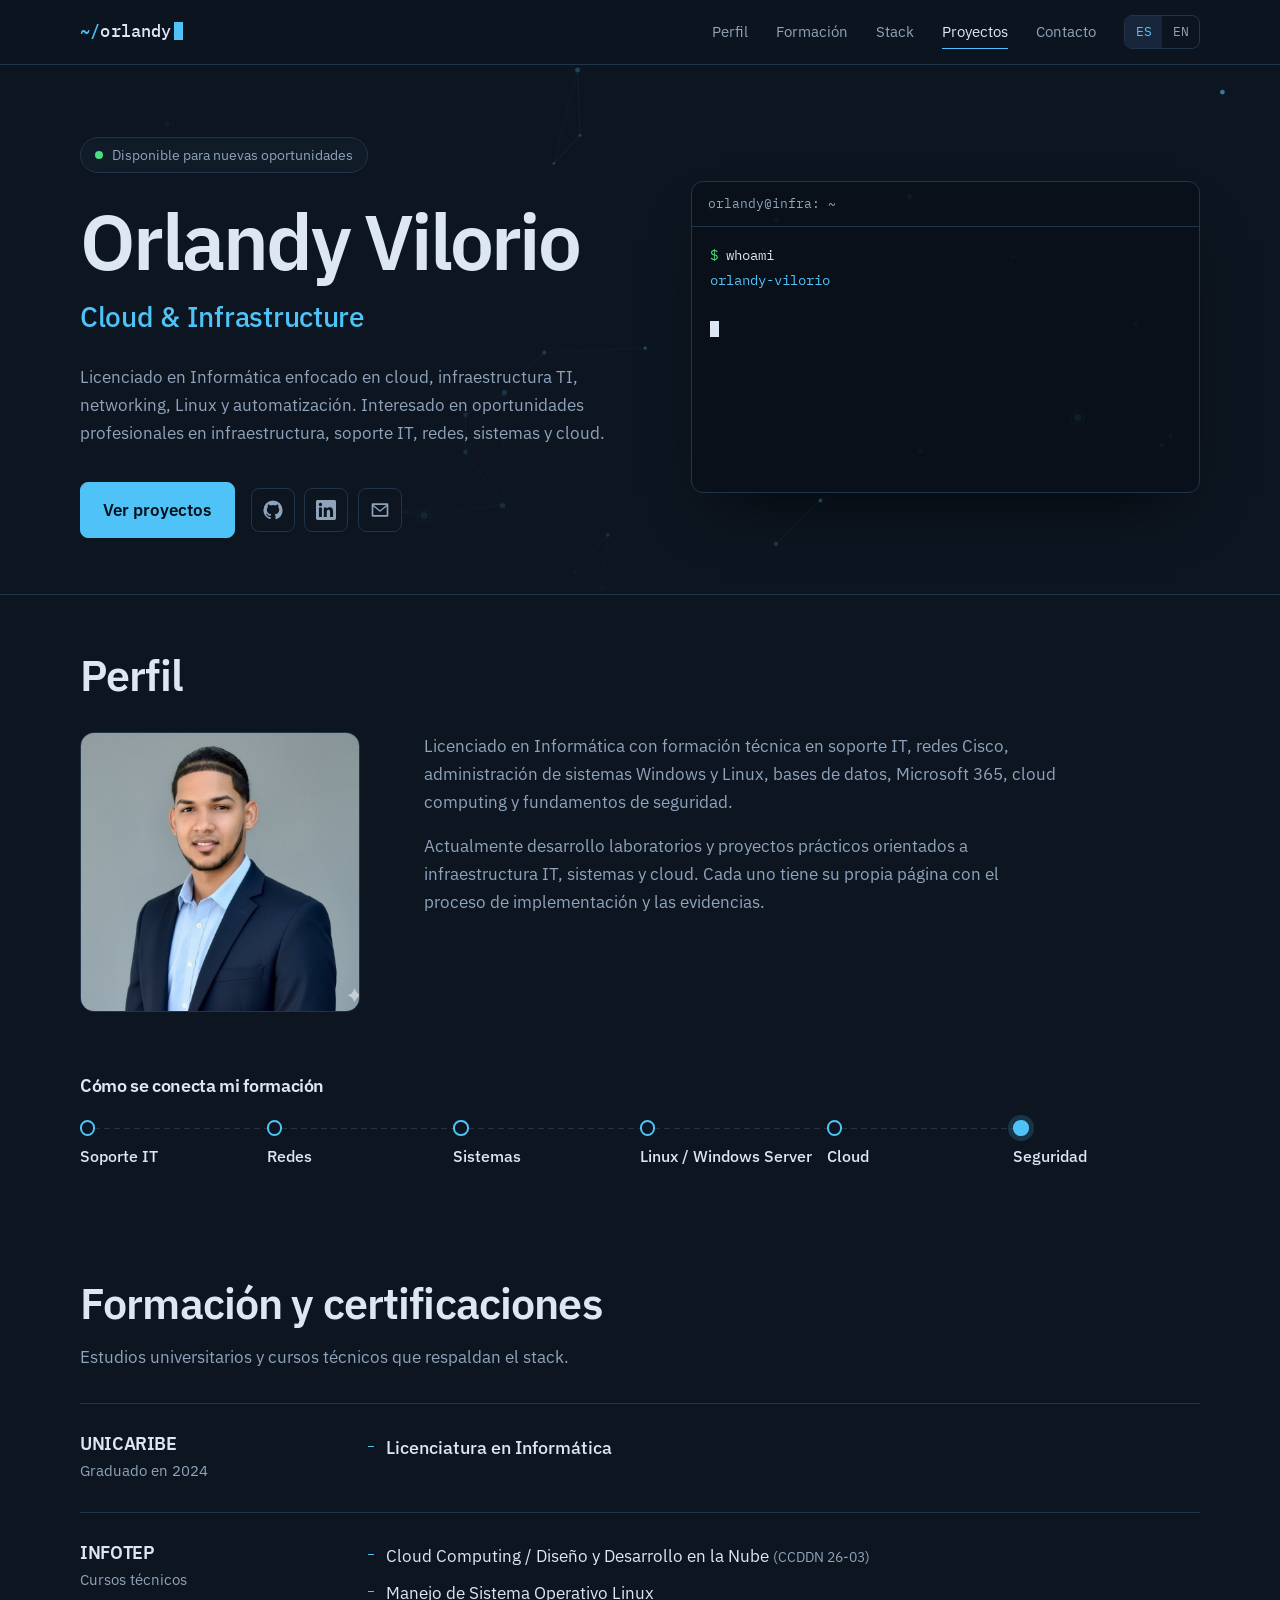
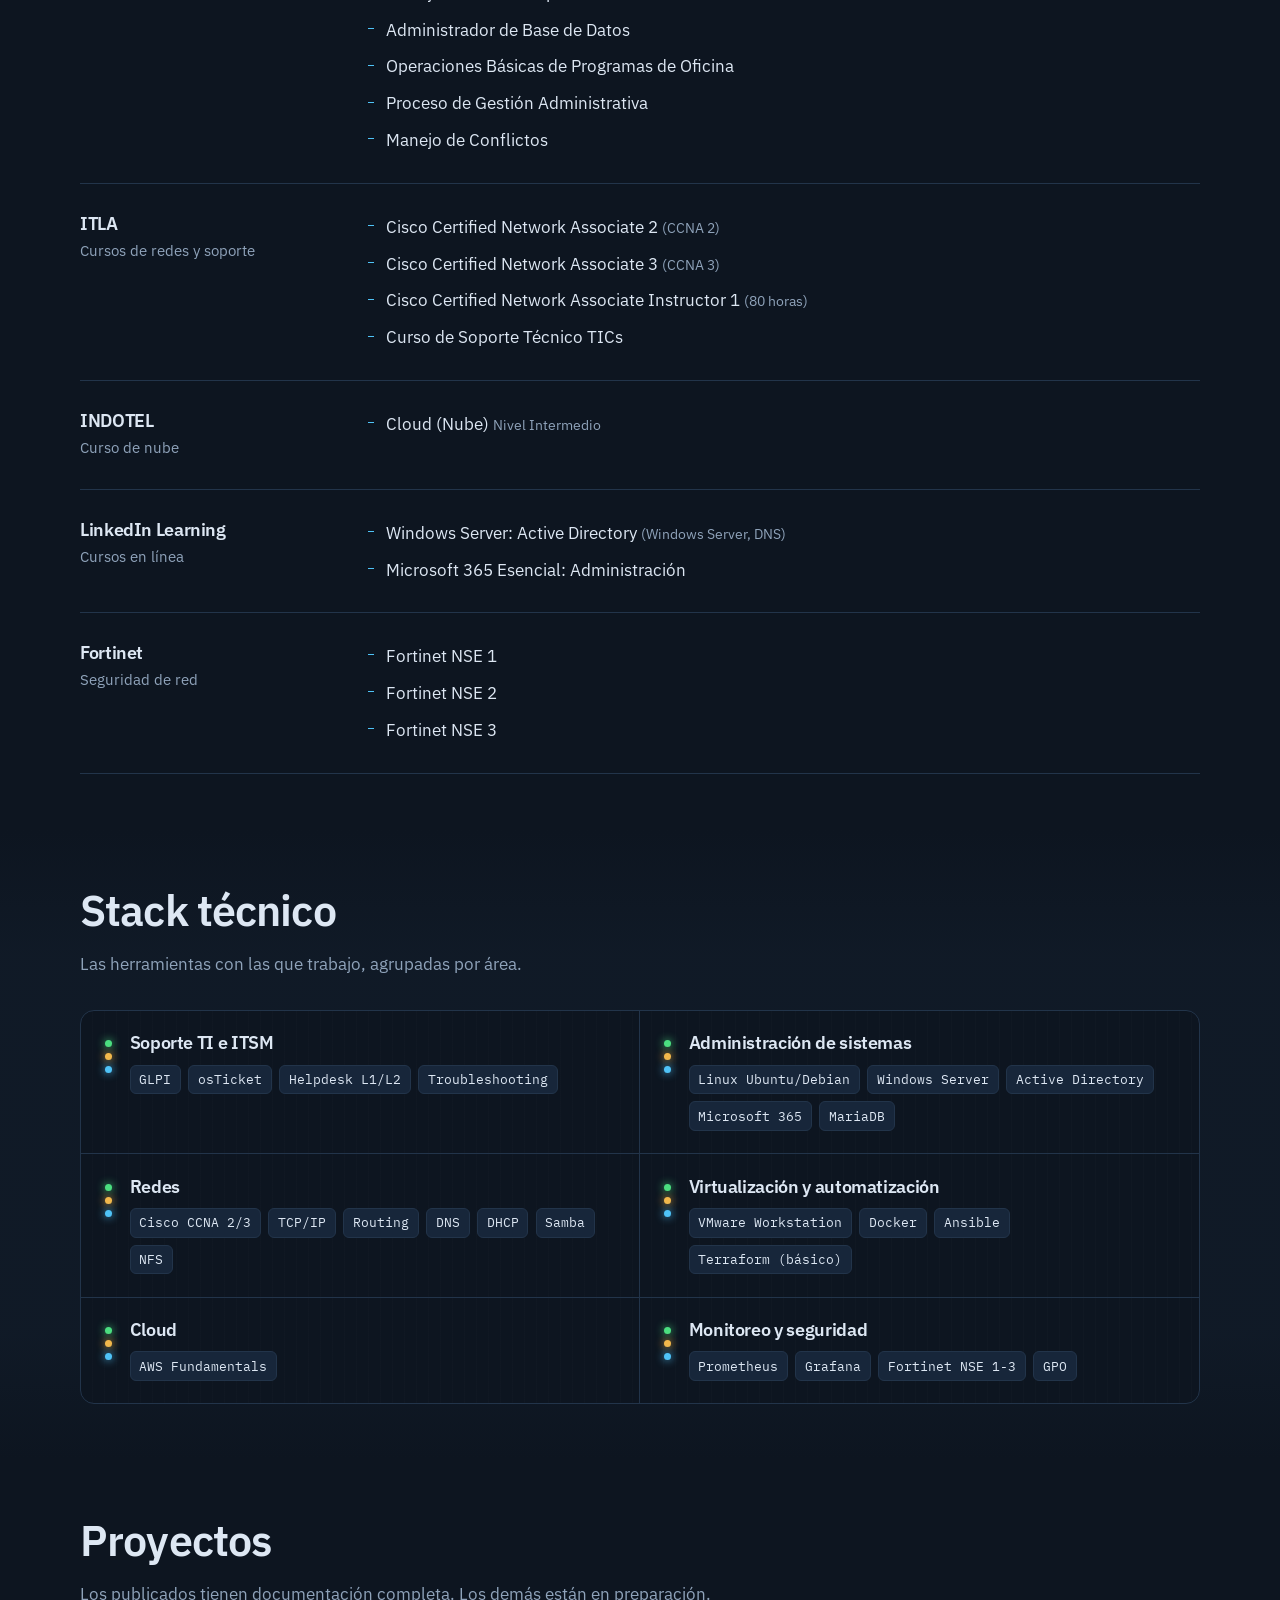
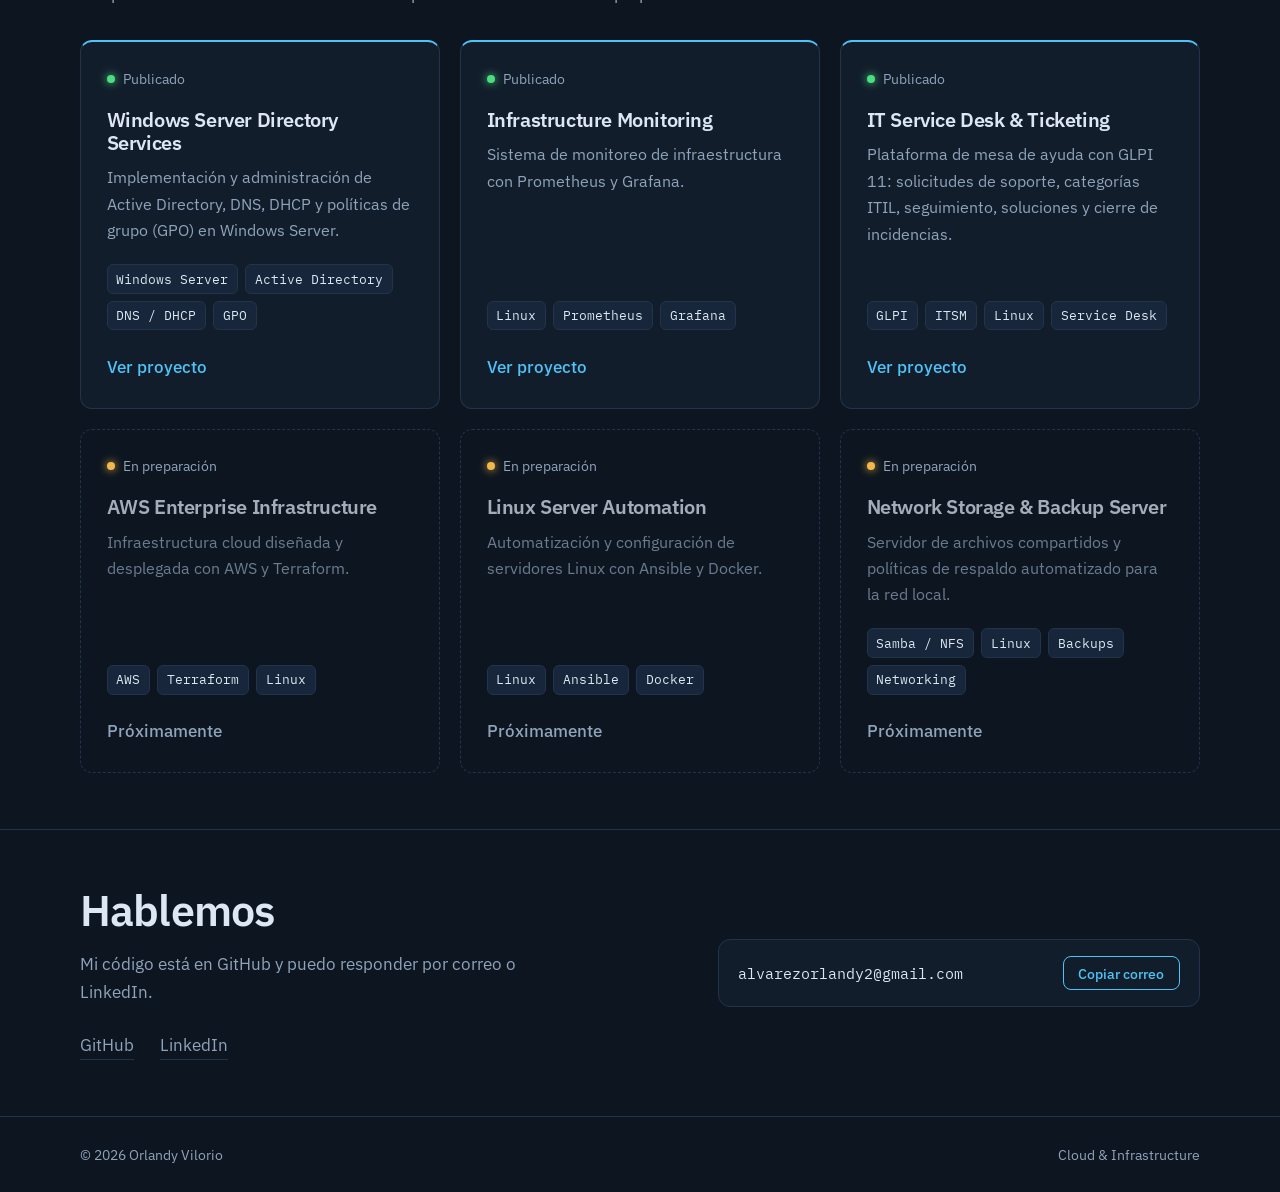
<file: index.html>
<!DOCTYPE html>
<html lang="es">
<head>
<meta charset="UTF-8">
<meta name="viewport" content="width=device-width, initial-scale=1.0">
<title>Orlandy Vilorio | Cloud &amp; Infrastructure</title>
<meta name="description" content="Portafolio de Orlandy Vilorio: Cloud, infraestructura, Linux, networking y automatización.">
<meta name="theme-color" content="#0D1520">
<link rel="icon" href="data:image/svg+xml,%3Csvg xmlns='http://www.w3.org/2000/svg' viewBox='0 0 64 64'%3E%3Crect width='64' height='64' rx='12' fill='%230D1520'/%3E%3Ctext x='32' y='42' font-family='monospace' font-size='28' font-weight='700' fill='%234FC3F7' text-anchor='middle'%3EOV%3C/text%3E%3C/svg%3E">
<link rel="preconnect" href="https://fonts.googleapis.com">
<link rel="preconnect" href="https://fonts.gstatic.com" crossorigin>
<link href="https://fonts.googleapis.com/css2?family=IBM+Plex+Mono:wght@400;500&family=IBM+Plex+Sans:wght@400;500;600&display=swap" rel="stylesheet">
<link rel="stylesheet" href="css/style.css">
<link rel="stylesheet" href="css/home.css">
</head>

<body>
<a class="skip" href="#main" data-i18n="skip">Saltar al contenido</a>

<header class="site-header">
  <div class="wrap bar">
    <a class="brand" href="#top" aria-label="Orlandy Vilorio"><b>~/</b>orlandy<span class="cur" aria-hidden="true"></span></a>
    <button class="menu-btn" id="menuBtn" aria-label="Menú" aria-expanded="false" aria-controls="nav"><span></span></button>
    <nav class="nav" id="nav" aria-label="Principal">
      <a class="link" href="#about" data-i18n="nav_about">Perfil</a>
      <a class="link" href="#education" data-i18n="nav_edu">Formación</a>
      <a class="link" href="#skills" data-i18n="nav_skills">Stack</a>
      <a class="link" href="#projects" data-i18n="nav_projects">Proyectos</a>
      <a class="link" href="#contact" data-i18n="nav_contact">Contacto</a>
      <div class="lang" role="group" aria-label="Idioma">
        <button type="button" data-lang="es" aria-pressed="true">ES</button>
        <button type="button" data-lang="en" aria-pressed="false">EN</button>
      </div>
    </nav>
  </div>
</header>

<main id="main">

  <!-- ============ HERO ============ -->
  <div class="hero" id="top">
    <canvas id="net" aria-hidden="true"></canvas>
    <div class="wrap hero-grid">
      <div>
        <span class="status-pill rise d1"><span class="dot"></span><span data-i18n="available">Disponible para nuevas oportunidades</span></span>
        <h1 class="rise d2">Orlandy Vilorio</h1>
        <p class="role rise d3">Cloud &amp; Infrastructure</p>
        <p class="lead rise d4" data-i18n="lead">Licenciado en Informática enfocado en cloud, infraestructura TI, networking, Linux y automatización. Interesado en oportunidades profesionales en infraestructura, soporte IT, redes, sistemas y cloud.</p>
        <div class="actions rise d5">
          <a class="btn" href="#projects" data-i18n="cta_projects">Ver proyectos</a>
          <div class="icon-links">
            <a href="https://github.com/orlandyvalvarez" target="_blank" rel="noopener" aria-label="GitHub"><svg viewBox="0 0 24 24"><path d="M12 .5A11.5 11.5 0 0 0 .5 12c0 5.08 3.29 9.39 7.86 10.91.58.1.79-.25.79-.56v-2c-3.2.7-3.87-1.37-3.87-1.37-.52-1.33-1.28-1.69-1.28-1.69-1.04-.71.08-.7.08-.7 1.15.08 1.76 1.19 1.76 1.19 1.03 1.76 2.69 1.25 3.35.96.1-.75.4-1.25.73-1.54-2.55-.29-5.24-1.28-5.24-5.69 0-1.26.45-2.29 1.19-3.1-.12-.29-.52-1.47.11-3.06 0 0 .97-.31 3.18 1.18a11 11 0 0 1 5.78 0c2.2-1.49 3.17-1.18 3.17-1.18.63 1.59.23 2.77.11 3.06.74.81 1.19 1.84 1.19 3.1 0 4.42-2.69 5.39-5.25 5.68.41.36.78 1.06.78 2.14v3.17c0 .31.21.67.8.56A11.51 11.51 0 0 0 23.5 12 11.5 11.5 0 0 0 12 .5Z"/></svg></a>
            <a href="https://www.linkedin.com/in/orlandy-alvarez/" target="_blank" rel="noopener" aria-label="LinkedIn"><svg viewBox="0 0 24 24"><path d="M20.45 20.45h-3.56v-5.57c0-1.33-.03-3.04-1.85-3.04-1.86 0-2.14 1.45-2.14 2.94v5.67H9.34V9h3.42v1.56h.05c.48-.9 1.64-1.85 3.37-1.85 3.6 0 4.27 2.37 4.27 5.46v6.28ZM5.34 7.43a2.06 2.06 0 1 1 0-4.12 2.06 2.06 0 0 1 0 4.12ZM7.12 20.45H3.56V9h3.56v11.45ZM22.22 0H1.77C.79 0 0 .77 0 1.73v20.54C0 23.23.79 24 1.77 24h20.45c.98 0 1.78-.77 1.78-1.73V1.73C24 .77 23.2 0 22.22 0Z"/></svg></a>
            <a href="mailto:alvarezorlandy2@gmail.com" aria-label="Email"><svg viewBox="0 0 24 24"><path d="M2 5.5A1.5 1.5 0 0 1 3.5 4h17A1.5 1.5 0 0 1 22 5.5v13a1.5 1.5 0 0 1-1.5 1.5h-17A1.5 1.5 0 0 1 2 18.5v-13Zm2.4.5L12 12.2 19.6 6H4.4Zm15.6 1.9-7.37 6a1 1 0 0 1-1.26 0L4 7.9V18h16V7.9Z"/></svg></a>
          </div>
        </div>
      </div>

      <div class="term rise d4" role="img" aria-label="Terminal con información de perfil">
        <div class="term-head">orlandy@infra: ~</div>
        <div class="term-body" id="termBody"></div>
      </div>
    </div>
  </div>

  <!-- ============ PERFIL ============ -->
  <section id="about">
    <div class="wrap">
      <div class="sec-head">
        <h2 data-i18n="about_t">Perfil</h2>
      </div>
      <div class="about-grid">
        <div class="photo" id="photo">
          <img src="foto.jpg" alt="Orlandy Vilorio" width="280" height="280" onerror="this.parentElement.classList.add('noimg');this.remove()">
          <div class="fallback" aria-hidden="true">OV</div>
        </div>
        <div class="about-text">
          <p data-i18n="about_p1">Licenciado en Informática con formación técnica en soporte IT, redes Cisco, administración de sistemas Windows y Linux, bases de datos, Microsoft 365, cloud computing y fundamentos de seguridad.</p>
          <p data-i18n="about_p2">Actualmente desarrollo laboratorios y proyectos prácticos orientados a infraestructura IT, sistemas y cloud. Cada uno tiene su propia página con el proceso de implementación y las evidencias.</p>
          </div>
         </div>

      <div class="path">
        <h3 data-i18n="path_t">Cómo se conecta mi formación</h3>
        <div class="path-line" role="list">
          <div class="node" role="listitem"><span data-i18n="n1">Soporte IT</span></div>
          <div class="node" role="listitem"><span data-i18n="n2">Redes</span></div>
          <div class="node" role="listitem"><span data-i18n="n3">Sistemas</span></div>
          <div class="node" role="listitem"><span data-i18n="n4">Linux / Windows Server</span></div>
          <div class="node" role="listitem"><span data-i18n="n5">Cloud</span></div>
          <div class="node now" role="listitem"><span data-i18n="n6">Seguridad</span></div>
        </div>
      </div>
    </div>
  </section>

  <!-- ============ FORMACIÓN ============ -->
  <section id="education">
    <div class="wrap">
      <div class="sec-head">
        <h2 data-i18n="edu_t">Formación y certificaciones</h2>
        <p data-i18n="edu_p">Estudios universitarios y cursos técnicos que respaldan el stack.</p>
      </div>
      <div class="edu-list">

        <div class="edu-row main">
          <div><h3>UNICARIBE</h3><p class="sub" data-i18n="e0s">Graduado en 2024</p></div>
          <ul><li>Licenciatura en Informática</li></ul>
        </div>

        <div class="edu-row">
          <div><h3>INFOTEP</h3><p class="sub" data-i18n="e1s">Cursos técnicos</p></div>
          <ul>
            <li>Cloud Computing / Diseño y Desarrollo en la Nube <small>(CCDDN 26-03)</small></li>
            <li>Manejo de Sistema Operativo Linux</li>
            <li>Administrador de Base de Datos</li>
            <li>Operaciones Básicas de Programas de Oficina</li>
            <li>Proceso de Gestión Administrativa</li>
            <li>Manejo de Conflictos</li>
          </ul>
        </div>

        <div class="edu-row">
          <div><h3>ITLA</h3><p class="sub" data-i18n="e2s">Cursos de redes y soporte</p></div>
          <ul>
            <li>Cisco Certified Network Associate 2 <small>(CCNA 2)</small></li>
            <li>Cisco Certified Network Associate 3 <small>(CCNA 3)</small></li>
            <li>Cisco Certified Network Associate Instructor 1 <small>(80 horas)</small></li>
            <li>Curso de Soporte Técnico TICs</li>
          </ul>
        </div>

        <div class="edu-row">
          <div><h3>INDOTEL</h3><p class="sub" data-i18n="e3s">Curso de nube</p></div>
          <ul><li>Cloud (Nube) <small>Nivel Intermedio</small></li></ul>
        </div>

        <div class="edu-row">
          <div><h3>LinkedIn Learning</h3><p class="sub" data-i18n="e4s">Cursos en línea</p></div>
          <ul>
            <li>Windows Server: Active Directory <small>(Windows Server, DNS)</small></li>
            <li>Microsoft 365 Esencial: Administración</li>
          </ul>
        </div>

        <div class="edu-row">
          <div><h3>Fortinet</h3><p class="sub" data-i18n="e5s">Seguridad de red</p></div>
          <ul>
            <li>Fortinet NSE 1</li>
            <li>Fortinet NSE 2</li>
            <li>Fortinet NSE 3</li>
          </ul>
        </div>

      </div>
    </div>
  </section>

  <!-- ============ STACK ============ -->
  <section id="skills" class="skills">
    <div class="wrap">
      <div class="sec-head">
        <h2 data-i18n="skills_t">Stack técnico</h2>
        <p data-i18n="skills_p">Las herramientas con las que trabajo, agrupadas por área.</p>
      </div>
      <div class="rack">
        <div class="unit"><div class="leds" aria-hidden="true"><i></i><i></i><i></i></div>
          <div><h3 data-i18n="s1">Soporte TI e ITSM</h3>
            <ul class="chips"><li>GLPI</li><li>osTicket</li><li>Helpdesk L1/L2</li><li>Troubleshooting</li></ul></div></div>
        <div class="unit"><div class="leds" aria-hidden="true"><i></i><i></i><i></i></div>
          <div><h3 data-i18n="s2">Administración de sistemas</h3>
            <ul class="chips"><li>Linux Ubuntu/Debian</li><li>Windows Server</li><li>Active Directory</li><li>Microsoft 365</li><li>MariaDB</li></ul></div></div>
        <div class="unit"><div class="leds" aria-hidden="true"><i></i><i></i><i></i></div>
          <div><h3 data-i18n="s3">Redes</h3>
            <ul class="chips"><li>Cisco CCNA 2/3</li><li>TCP/IP</li><li>Routing</li><li>DNS</li><li>DHCP</li><li>Samba</li><li>NFS</li></ul></div></div>
        <div class="unit"><div class="leds" aria-hidden="true"><i></i><i></i><i></i></div>
          <div><h3 data-i18n="s4">Virtualización y automatización</h3>
            <ul class="chips"><li>VMware Workstation</li><li>Docker</li><li>Ansible</li><li>Terraform (básico)</li></ul></div></div>
        <div class="unit"><div class="leds" aria-hidden="true"><i></i><i></i><i></i></div>
          <div><h3 data-i18n="s5">Cloud</h3>
            <ul class="chips"><li>AWS Fundamentals</li></ul></div></div>
        <div class="unit"><div class="leds" aria-hidden="true"><i></i><i></i><i></i></div>
          <div><h3 data-i18n="s6">Monitoreo y seguridad</h3>
            <ul class="chips"><li>Prometheus</li><li>Grafana</li><li>Fortinet NSE 1-3</li><li>GPO</li></ul></div></div>
      </div>
    </div>
  </section>

  <!-- ============ PROYECTOS ============ -->
  <section id="projects">
    <div class="wrap">
      <div class="sec-head">
        <h2 data-i18n="proj_t">Proyectos</h2>
        <p data-i18n="proj_p">Los publicados tienen documentación completa. Los demás están en preparación.</p>
      </div>
      <div class="grid">
        <article class="proj live">
          <span class="state"><i></i><span data-i18n="live">Publicado</span></span>
          <h3 data-i18n="p3t">Windows Server Directory Services</h3>
          <p data-i18n="p3d">Implementación y administración de Active Directory, DNS, DHCP y políticas de grupo (GPO) en Windows Server.</p>
          <ul class="chips"><li>Windows Server</li><li>Active Directory</li><li>DNS / DHCP</li><li>GPO</li></ul>
          <a class="go" href="Proyectos/Proyecto-03.html" data-i18n="view">Ver proyecto</a>
        </article>

        <article class="proj live">
          <span class="state"><i></i><span data-i18n="live">Publicado</span></span>
          <h3 data-i18n="p4t">Infrastructure Monitoring</h3>
          <p data-i18n="p4d">Sistema de monitoreo de infraestructura con Prometheus y Grafana.</p>
          <ul class="chips"><li>Linux</li><li>Prometheus</li><li>Grafana</li></ul>
          <a class="go" href="Proyectos/Proyecto-04.html" data-i18n="view">Ver proyecto</a>
        </article>

        <article class="proj live">
          <span class="state"><i></i><span data-i18n="live">Publicado</span></span>
          <h3 data-i18n="p5t">IT Service Desk &amp; Ticketing</h3>
          <p data-i18n="p5d">Plataforma de mesa de ayuda con GLPI 11: solicitudes de soporte, categorías ITIL, seguimiento, soluciones y cierre de incidencias.</p>
          <ul class="chips"><li>GLPI</li><li>ITSM</li><li>Linux</li><li>Service Desk</li></ul>
          <a class="go" href="Proyectos/Proyecto-05.html" data-i18n="view">Ver proyecto</a>
        </article>

        <article class="proj soon">
          <span class="state"><i></i><span data-i18n="soon">En preparación</span></span>
          <h3 data-i18n="p1t">AWS Enterprise Infrastructure</h3>
          <p data-i18n="p1d">Infraestructura cloud diseñada y desplegada con AWS y Terraform.</p>
          <ul class="chips"><li>AWS</li><li>Terraform</li><li>Linux</li></ul>
          <span class="go off" data-i18n="soon_l">Próximamente</span>
        </article>

        <article class="proj soon">
          <span class="state"><i></i><span data-i18n="soon">En preparación</span></span>
          <h3 data-i18n="p2t">Linux Server Automation</h3>
          <p data-i18n="p2d">Automatización y configuración de servidores Linux con Ansible y Docker.</p>
          <ul class="chips"><li>Linux</li><li>Ansible</li><li>Docker</li></ul>
          <span class="go off" data-i18n="soon_l">Próximamente</span>
        </article>

        <article class="proj soon">
          <span class="state"><i></i><span data-i18n="soon">En preparación</span></span>
          <h3 data-i18n="p6t">Network Storage &amp; Backup Server</h3>
          <p data-i18n="p6d">Servidor de archivos compartidos y políticas de respaldo automatizado para la red local.</p>
          <ul class="chips"><li>Samba / NFS</li><li>Linux</li><li>Backups</li><li>Networking</li></ul>
          <span class="go off" data-i18n="soon_l">Próximamente</span>
        </article>
      </div>
    </div>
  </section>

  <!-- ============ CONTACTO ============ -->
  <section id="contact" class="contact">
    <div class="wrap contact-box">
      <div>
        <h2 data-i18n="contact_t">Hablemos</h2>
        <p data-i18n="contact_p">Mi código está en GitHub y puedo responder por correo o LinkedIn.</p>
        <div class="contact-links">
          <a href="https://github.com/orlandyvalvarez" target="_blank" rel="noopener">GitHub</a>
          <a href="https://www.linkedin.com/in/orlandy-alvarez/" target="_blank" rel="noopener">LinkedIn</a>
        </div>
      </div>
      <div class="mail-row">
        <span id="mail">alvarezorlandy2@gmail.com</span>
        <button type="button" id="copyBtn" data-i18n="copy">Copiar correo</button>
      </div>
    </div>
  </section>
</main>

<footer>
  <div class="wrap">
    <span>© 2026 Orlandy Vilorio</span>
    <span>Cloud &amp; Infrastructure</span>
  </div>
</footer>

<div class="toast" id="toast" role="status" aria-live="polite"></div>

<script src="js/main.js"></script>
<script src="js/home.js"></script>
</body>
</html>
</file>
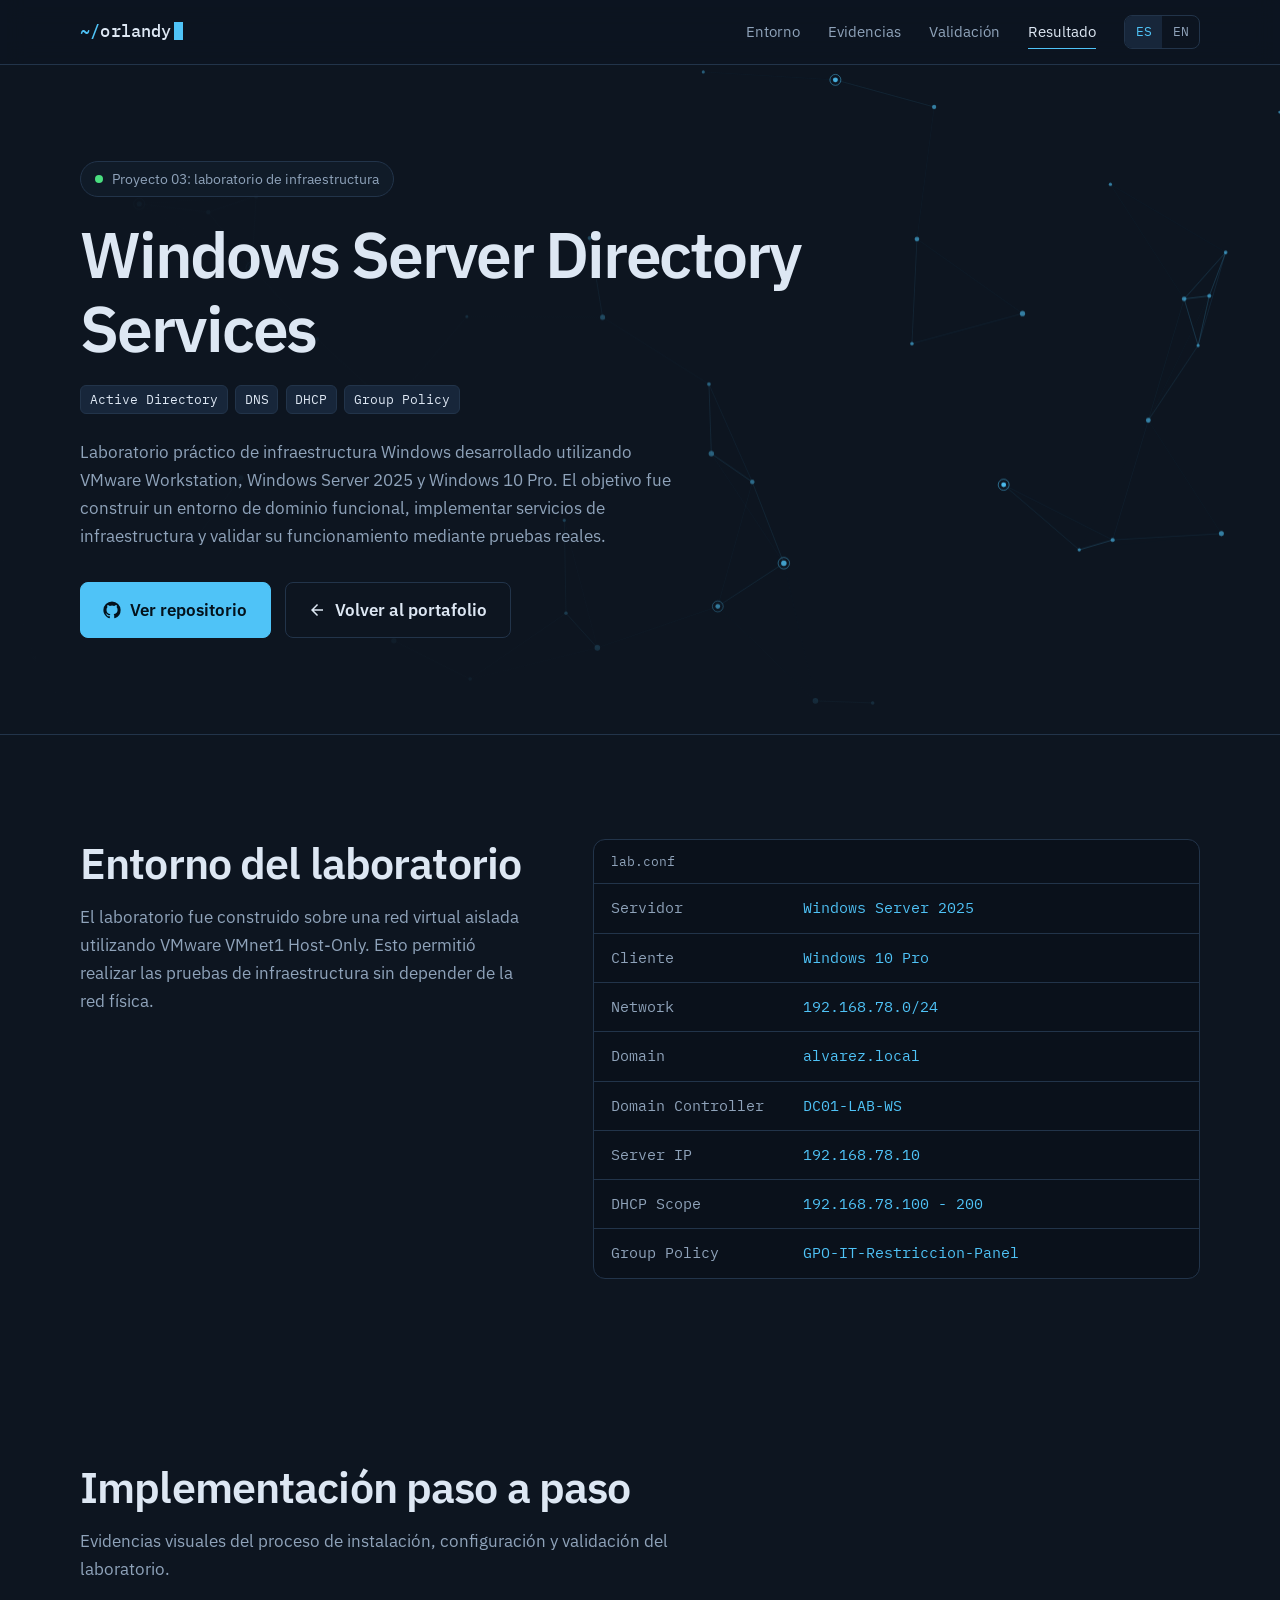
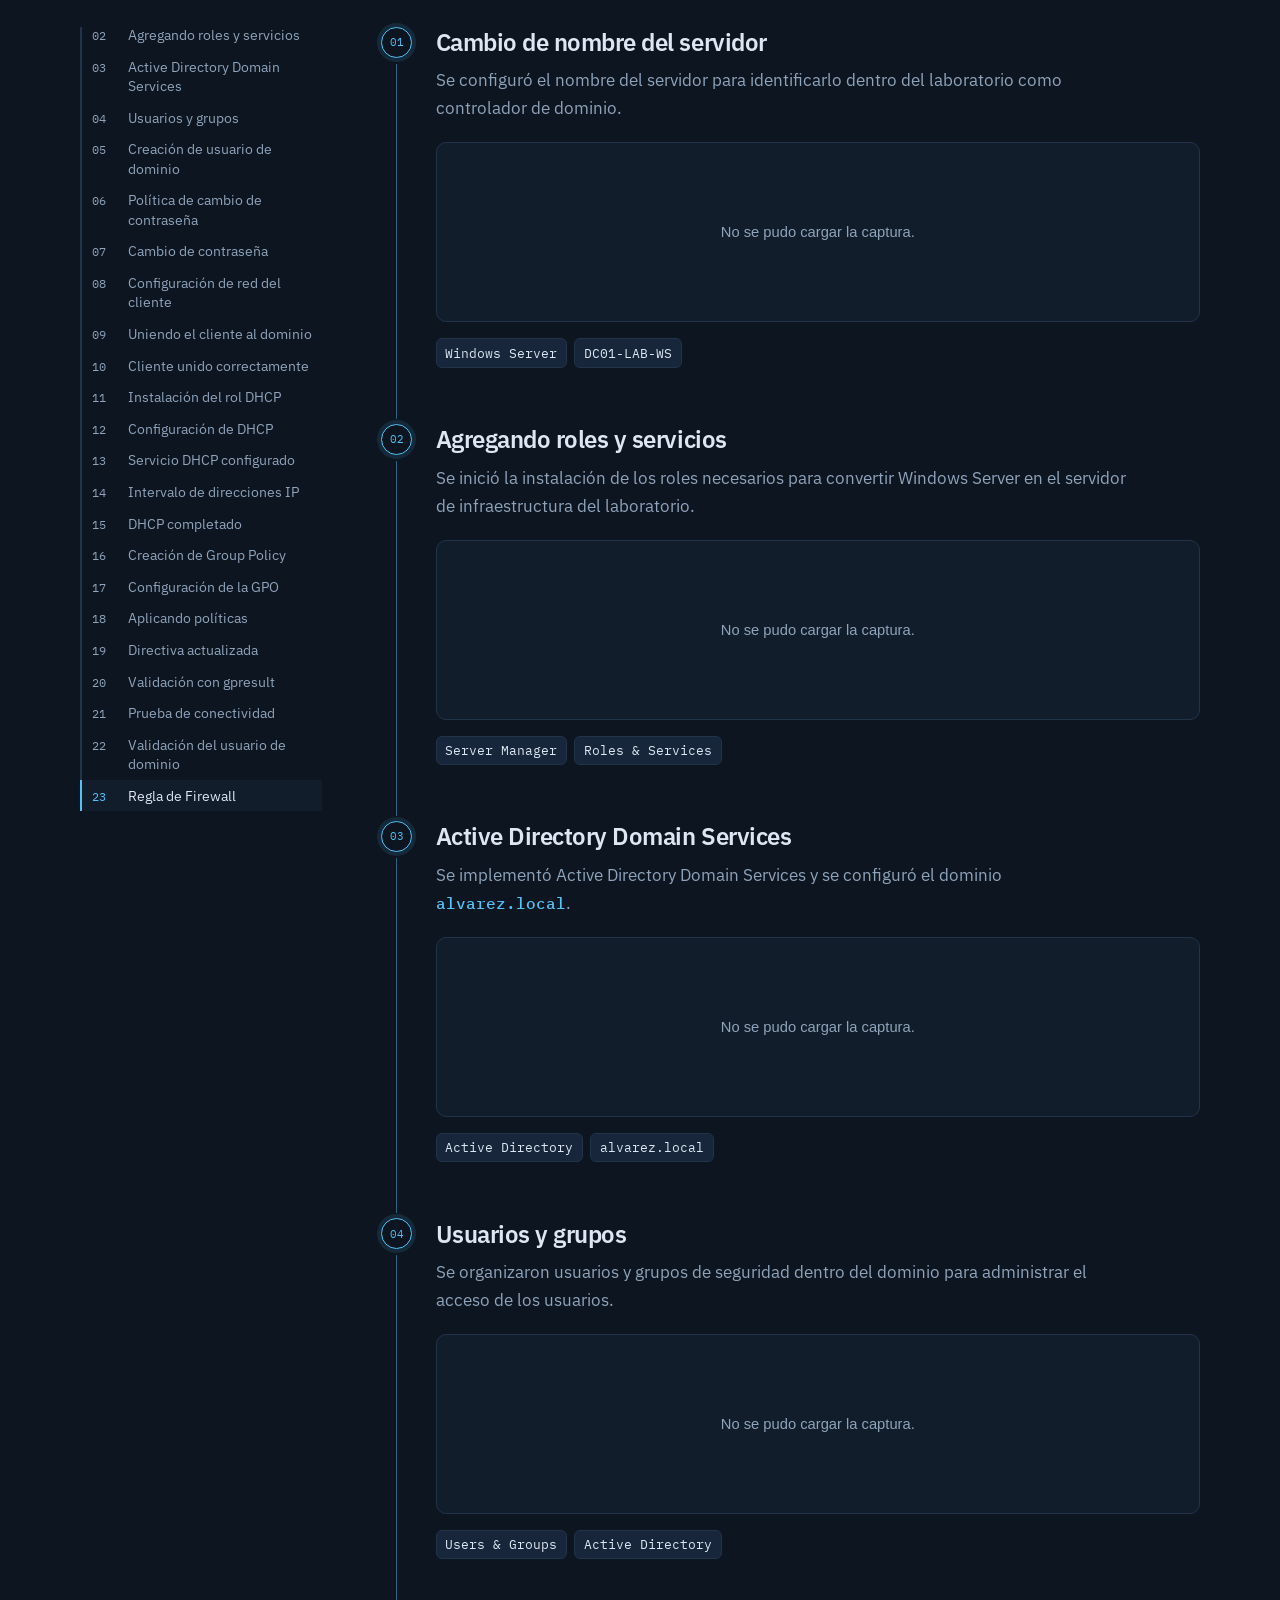
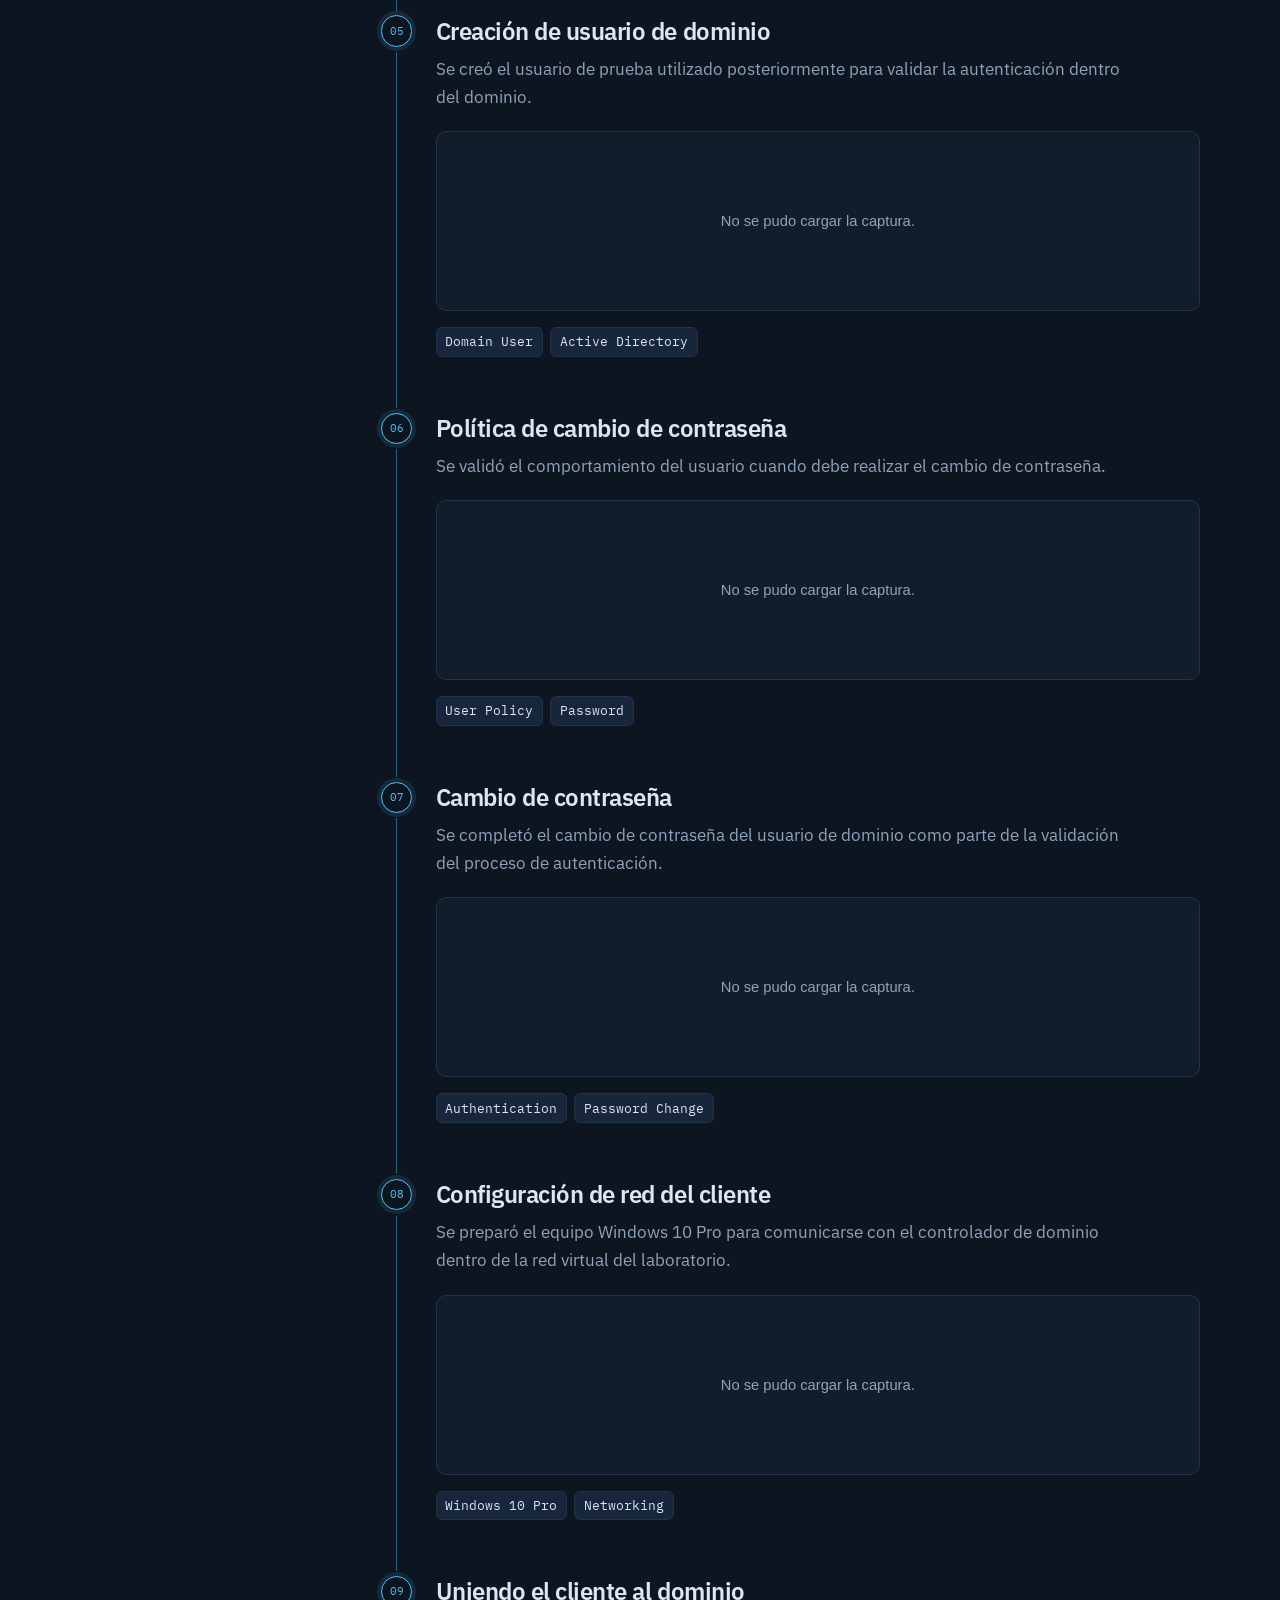
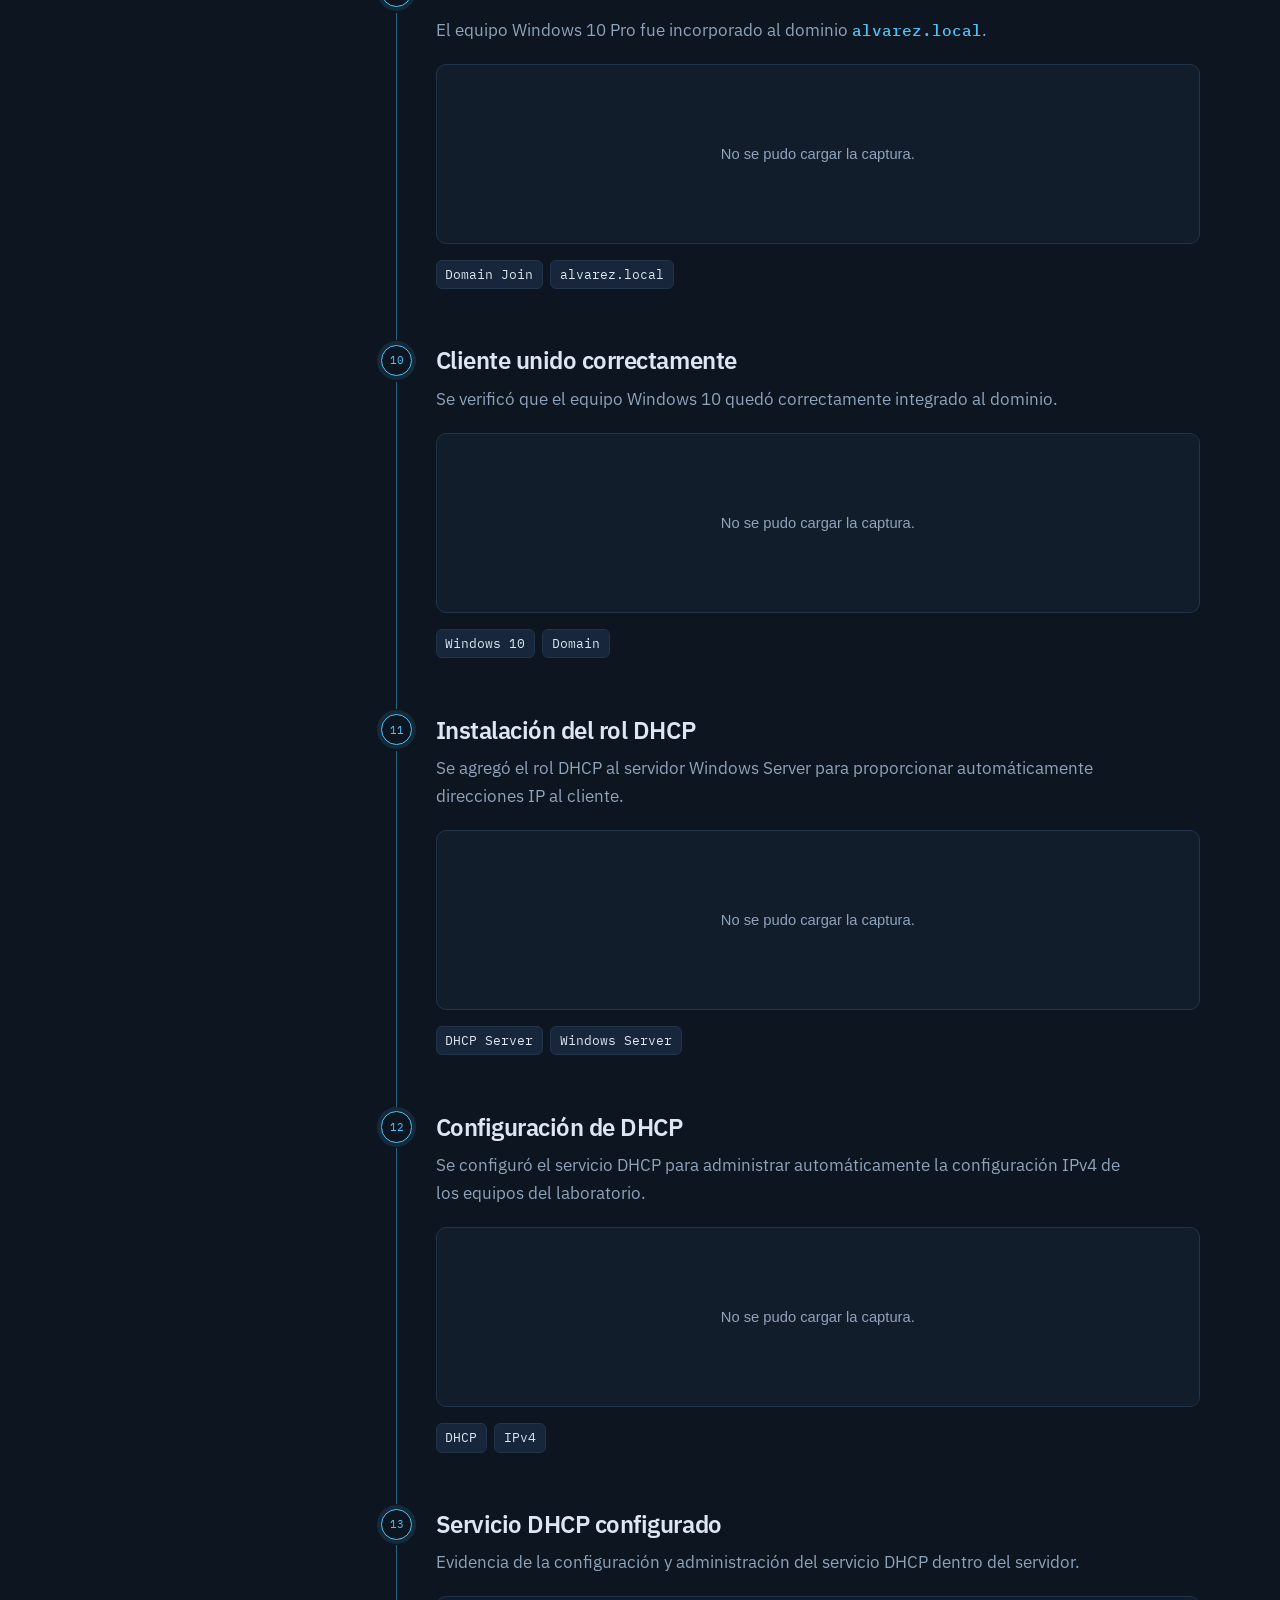
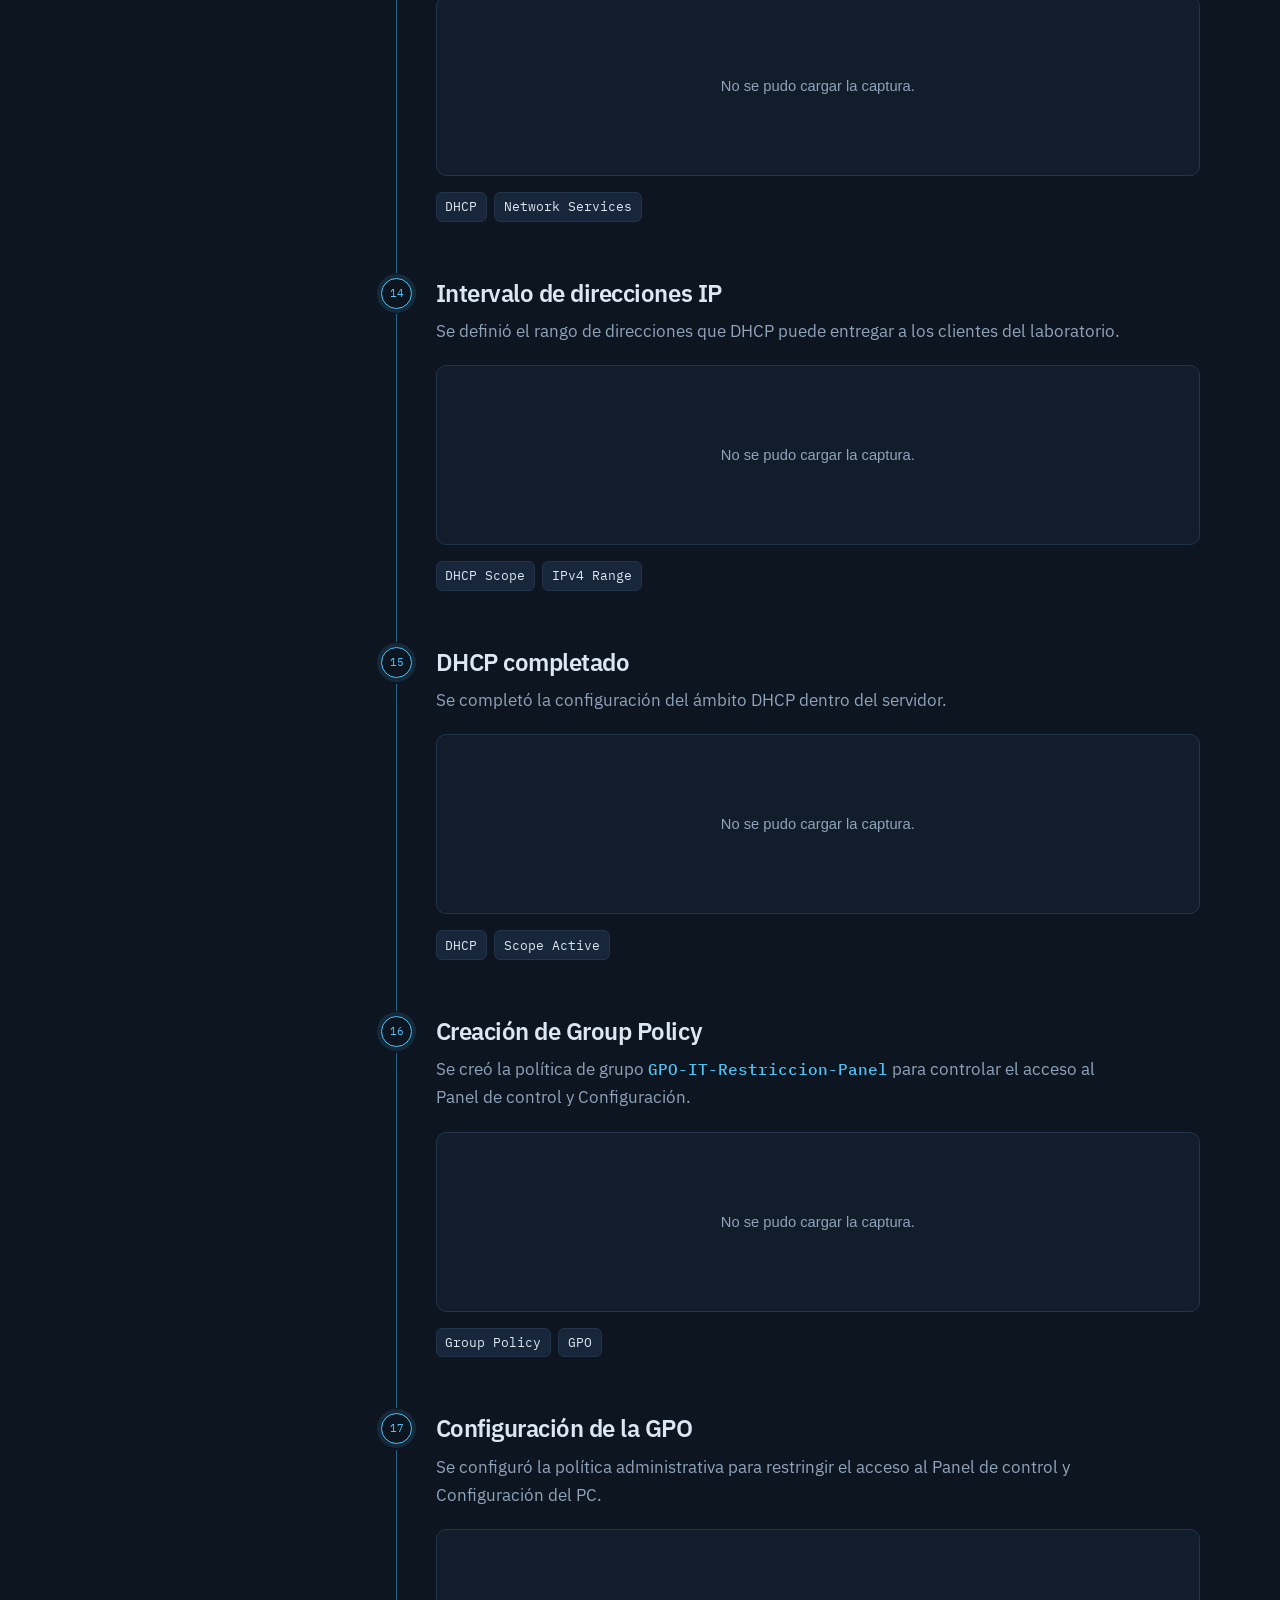
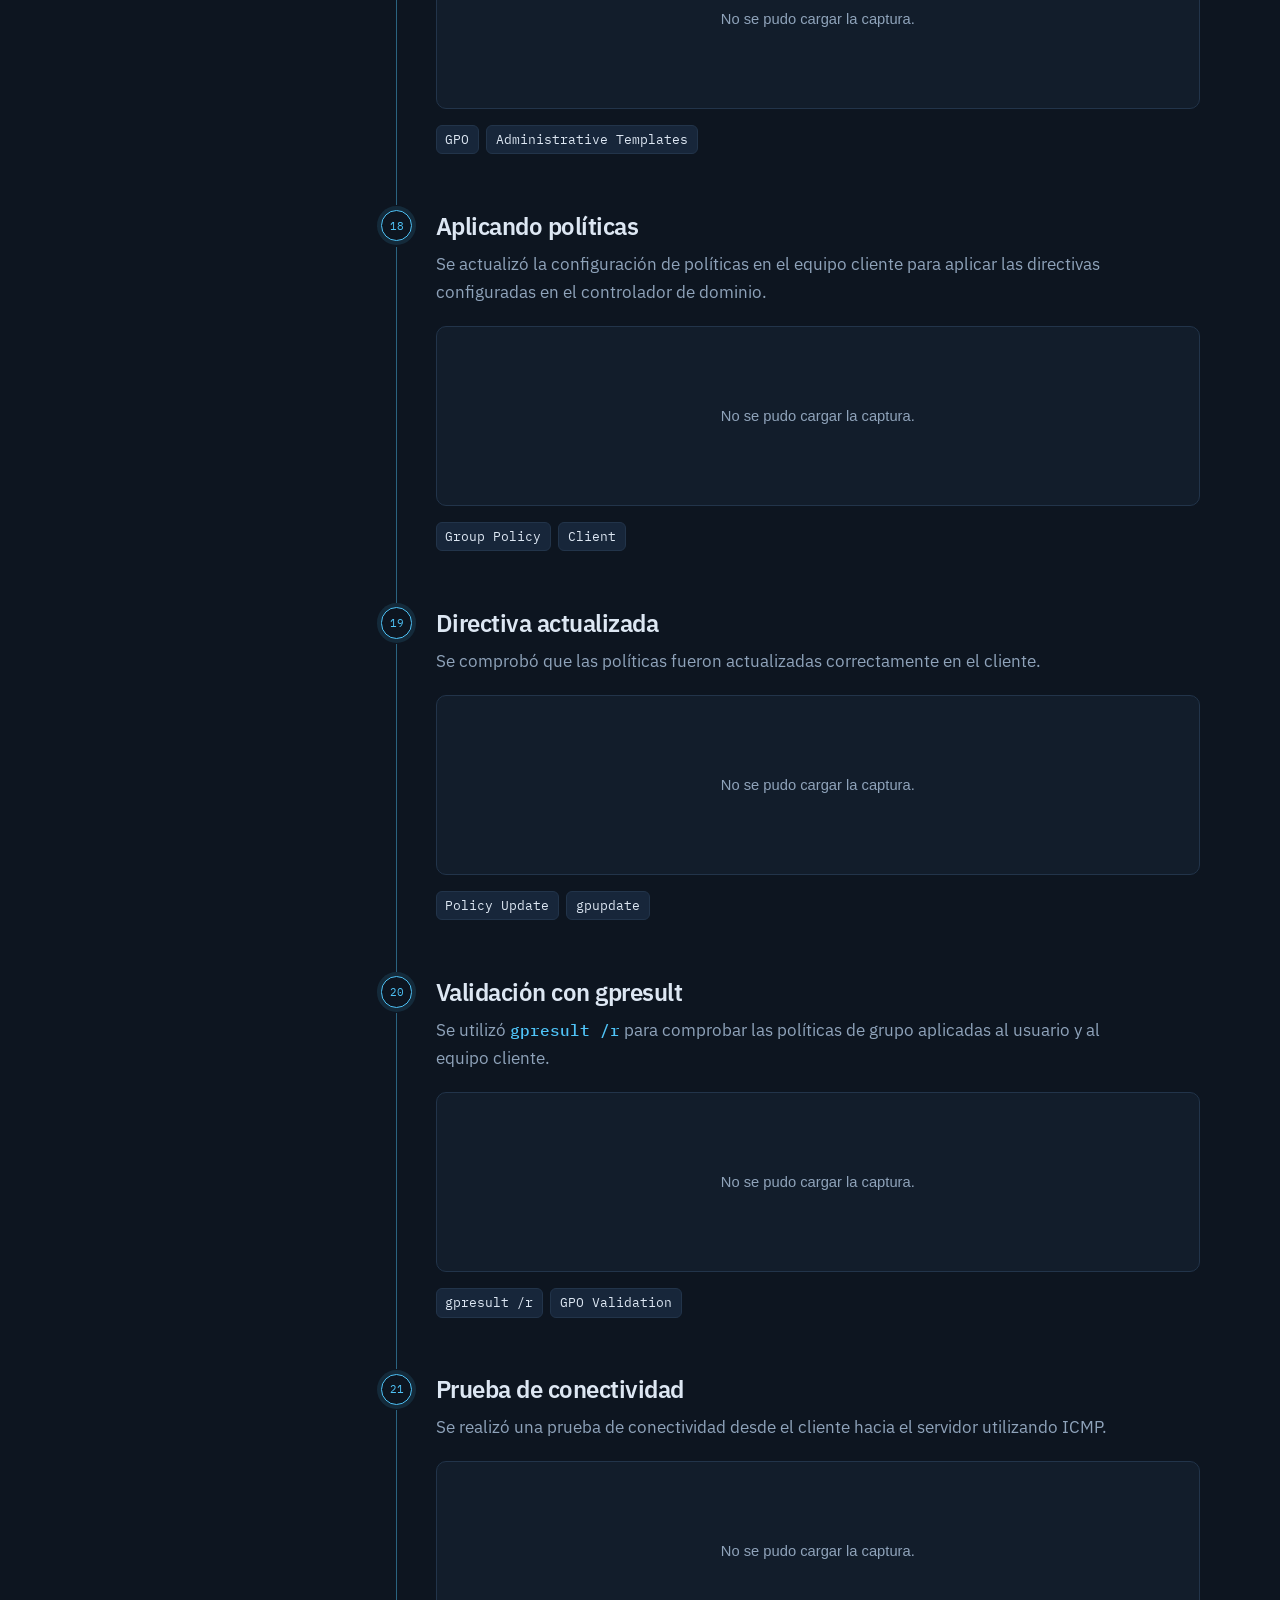
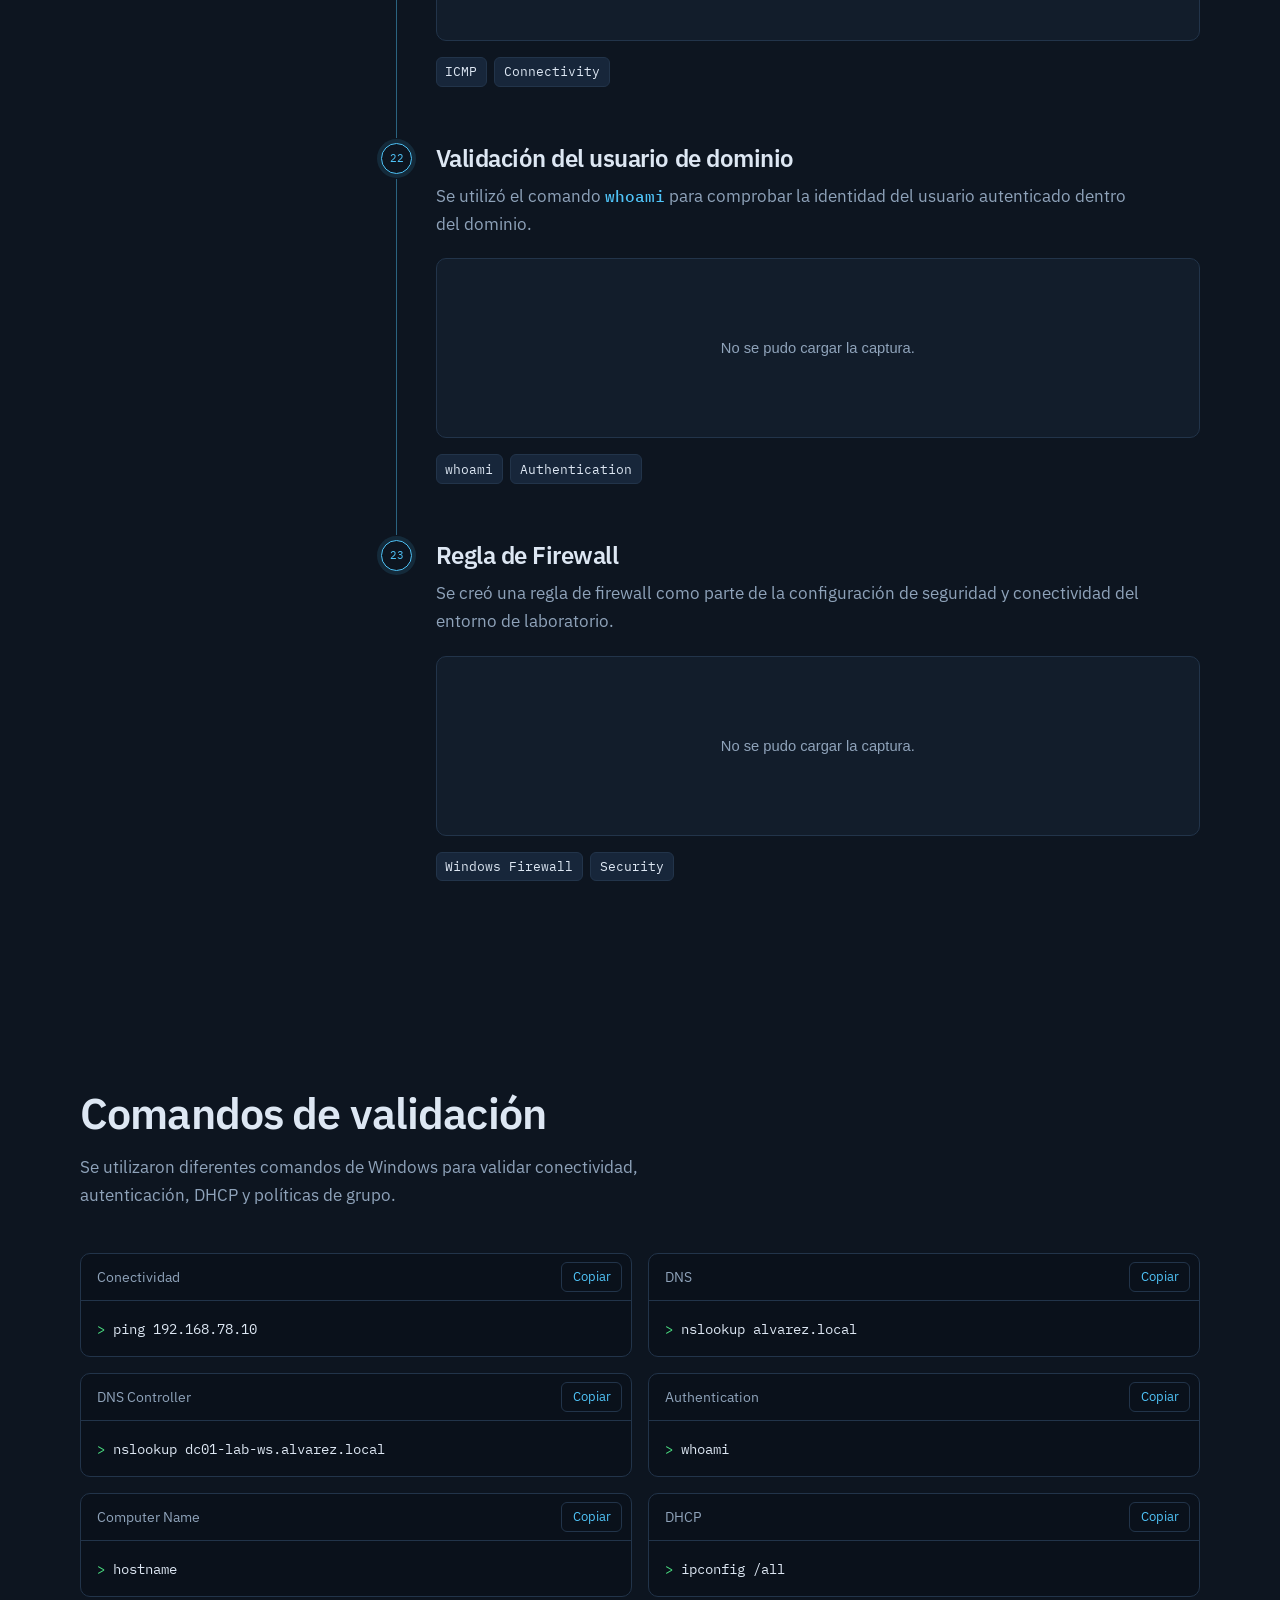
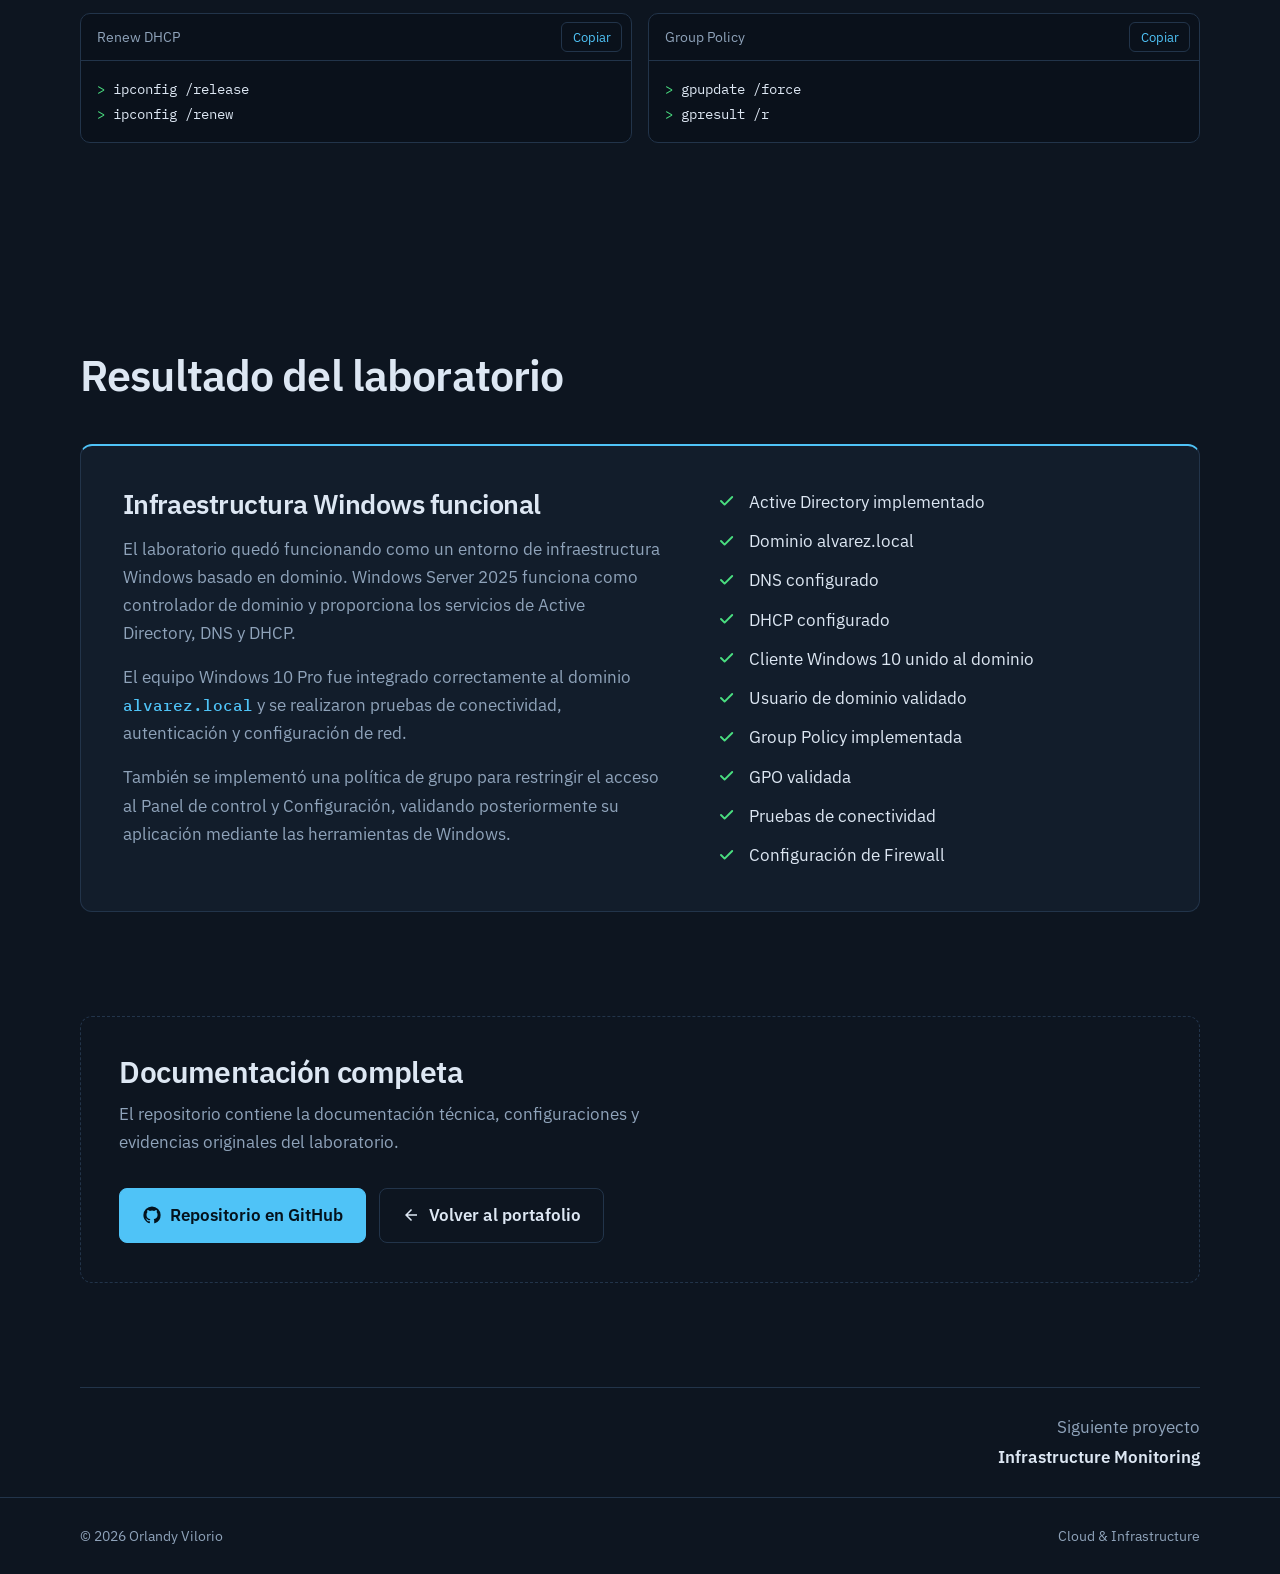
<file: Proyectos/Proyecto-03.html>
<!DOCTYPE html>
<html lang="es">
<head>
<meta charset="UTF-8">
<meta name="viewport" content="width=device-width, initial-scale=1.0">
<title>Proyecto 03 | Windows Server Directory Services | Orlandy Vilorio</title>
<meta name="description" content="Laboratorio práctico de Windows Server 2025, Active Directory, DNS, DHCP y Group Policy desarrollado por Orlandy Vilorio.">
<meta name="theme-color" content="#0D1520">
<link rel="icon" href="data:image/svg+xml,%3Csvg xmlns='http://www.w3.org/2000/svg' viewBox='0 0 64 64'%3E%3Crect width='64' height='64' rx='12' fill='%230D1520'/%3E%3Ctext x='32' y='42' font-family='monospace' font-size='28' font-weight='700' fill='%234FC3F7' text-anchor='middle'%3EOV%3C/text%3E%3C/svg%3E">
<link rel="preconnect" href="https://fonts.googleapis.com">
<link rel="preconnect" href="https://fonts.gstatic.com" crossorigin>
<link href="https://fonts.googleapis.com/css2?family=IBM+Plex+Mono:wght@400;500&family=IBM+Plex+Sans:wght@400;500;600&display=swap" rel="stylesheet">
<link rel="stylesheet" href="../css/style.css">
<link rel="stylesheet" href="../css/project.css">
<noscript><style>.shot img{opacity:1}.rise{opacity:1;transform:none}</style></noscript>
</head>

<body>
<div class="progress" id="progress" aria-hidden="true"></div>
<a class="skip" href="#main">Saltar al contenido</a>

<header class="site-header">
  <div class="wrap bar">
    <a class="brand" href="../index.html" aria-label="Volver al portafolio" translate="no"><b>~/</b>orlandy<span class="cur" aria-hidden="true"></span></a>
    <button class="menu-btn" id="menuBtn" aria-label="Menú" aria-expanded="false" aria-controls="nav"><span></span></button>
    <nav class="nav" id="nav" aria-label="Principal">
      <a class="link" href="#overview">Entorno</a>
      <a class="link" href="#evidence">Evidencias</a>
      <a class="link" href="#validation">Validación</a>
      <a class="link" href="#results">Resultado</a>
      <div class="lang" role="group" aria-label="Idioma" translate="no">
        <button type="button" data-lang="es" aria-pressed="true">ES</button>
        <button type="button" data-lang="en" aria-pressed="false">EN</button>
      </div>
    </nav>
  </div>
</header>

<main id="main">

  <!-- ============ HERO ============ -->
  <div class="hero">
    <canvas id="net" aria-hidden="true"></canvas>
    <div class="wrap">
      <div class="p-hero">
        <span class="status-pill rise d1"><span class="dot"></span>Proyecto 03: laboratorio de infraestructura</span>
        <h1 class="rise d2">Windows Server Directory Services</h1>
        <ul class="chips rise d3" translate="no"><li>Active Directory</li><li>DNS</li><li>DHCP</li><li>Group Policy</li></ul>
        <p class="lead rise d4">Laboratorio práctico de infraestructura Windows desarrollado utilizando VMware Workstation, Windows Server 2025 y Windows 10 Pro. El objetivo fue construir un entorno de dominio funcional, implementar servicios de infraestructura y validar su funcionamiento mediante pruebas reales.</p>
        <div class="actions rise d5">
          <a class="btn" href="https://github.com/orlandyvalvarez/windows-server-directory-services" target="_blank" rel="noopener"><svg viewBox="0 0 24 24" aria-hidden="true"><path d="M12 .5A11.5 11.5 0 0 0 .5 12c0 5.08 3.29 9.39 7.86 10.91.58.1.79-.25.79-.56v-2c-3.2.7-3.87-1.37-3.87-1.37-.52-1.33-1.28-1.69-1.28-1.69-1.04-.71.08-.7.08-.7 1.15.08 1.76 1.19 1.76 1.19 1.03 1.76 2.69 1.25 3.35.96.1-.75.4-1.25.73-1.54-2.55-.29-5.24-1.28-5.24-5.69 0-1.26.45-2.29 1.19-3.1-.12-.29-.52-1.47.11-3.06 0 0 .97-.31 3.18 1.18a11 11 0 0 1 5.78 0c2.2-1.49 3.17-1.18 3.17-1.18.63 1.59.23 2.77.11 3.06.74.81 1.19 1.84 1.19 3.1 0 4.42-2.69 5.39-5.25 5.68.41.36.78 1.06.78 2.14v3.17c0 .31.21.67.8.56A11.51 11.51 0 0 0 23.5 12 11.5 11.5 0 0 0 12 .5Z"/></svg>Ver repositorio</a>
          <a class="btn ghost" href="../index.html"><svg viewBox="0 0 24 24" aria-hidden="true"><path d="M20 11H7.83l5.59-5.59L12 4l-8 8 8 8 1.41-1.41L7.83 13H20v-2Z"/></svg>Volver al portafolio</a>
        </div>
      </div>
    </div>
  </div>

  <!-- ============ ENTORNO ============ -->
  <section id="overview">
    <div class="wrap ov-grid">
      <div class="sec-head">
        <h2>Entorno del laboratorio</h2>
        <p>El laboratorio fue construido sobre una red virtual aislada utilizando VMware VMnet1 Host-Only. Esto permitió realizar las pruebas de infraestructura sin depender de la red física.</p>
      </div>
      <div class="spec">
        <div class="spec-head" translate="no">lab.conf</div>
        <dl><div><dt>Servidor</dt><dd translate="no">Windows Server 2025</dd></div><div><dt>Cliente</dt><dd translate="no">Windows 10 Pro</dd></div><div><dt>Network</dt><dd translate="no">192.168.78.0/24</dd></div><div><dt>Domain</dt><dd translate="no">alvarez.local</dd></div><div><dt>Domain Controller</dt><dd translate="no">DC01-LAB-WS</dd></div><div><dt>Server IP</dt><dd translate="no">192.168.78.10</dd></div><div><dt>DHCP Scope</dt><dd translate="no">192.168.78.100 - 200</dd></div><div><dt>Group Policy</dt><dd translate="no">GPO-IT-Restriccion-Panel</dd></div></dl>
      </div>
    </div>
  </section>

  <!-- ============ EVIDENCIAS ============ -->
  <section id="evidence" class="steps-section">
    <div class="wrap">
      <div class="sec-head">
        <h2>Implementación paso a paso</h2>
        <p>Evidencias visuales del proceso de instalación, configuración y validación del laboratorio.</p>
      </div>
      <div class="steps-layout">
        <nav class="steps-nav" aria-label="Pasos del laboratorio">
          <h3>23 pasos</h3>
          <a href="#step-01"><span>01</span>Cambio de nombre del servidor</a><a href="#step-02"><span>02</span>Agregando roles y servicios</a><a href="#step-03"><span>03</span>Active Directory Domain Services</a><a href="#step-04"><span>04</span>Usuarios y grupos</a><a href="#step-05"><span>05</span>Creación de usuario de dominio</a><a href="#step-06"><span>06</span>Política de cambio de contraseña</a><a href="#step-07"><span>07</span>Cambio de contraseña</a><a href="#step-08"><span>08</span>Configuración de red del cliente</a><a href="#step-09"><span>09</span>Uniendo el cliente al dominio</a><a href="#step-10"><span>10</span>Cliente unido correctamente</a><a href="#step-11"><span>11</span>Instalación del rol DHCP</a><a href="#step-12"><span>12</span>Configuración de DHCP</a><a href="#step-13"><span>13</span>Servicio DHCP configurado</a><a href="#step-14"><span>14</span>Intervalo de direcciones IP</a><a href="#step-15"><span>15</span>DHCP completado</a><a href="#step-16"><span>16</span>Creación de Group Policy</a><a href="#step-17"><span>17</span>Configuración de la GPO</a><a href="#step-18"><span>18</span>Aplicando políticas</a><a href="#step-19"><span>19</span>Directiva actualizada</a><a href="#step-20"><span>20</span>Validación con gpresult</a><a href="#step-21"><span>21</span>Prueba de conectividad</a><a href="#step-22"><span>22</span>Validación del usuario de dominio</a><a href="#step-23"><span>23</span>Regla de Firewall</a>
        </nav>
        <div class="steps">
          <article class="step" id="step-01">
            <span class="step-num" aria-hidden="true">01</span>
            <h3>Cambio de nombre del servidor</h3>
            <p>Se configuró el nombre del servidor para identificarlo dentro del laboratorio como controlador de dominio.</p>
            <button class="shot" type="button" data-full="https://raw.githubusercontent.com/orlandyvalvarez/windows-server-directory-services/main/evidencias/Cambio%20de%20nombre%20del%20servidor.png" data-alt="Cambio de nombre del servidor" data-title="01. Cambio de nombre del servidor" aria-label="Ampliar captura: Cambio de nombre del servidor"><img src="https://raw.githubusercontent.com/orlandyvalvarez/windows-server-directory-services/main/evidencias/Cambio%20de%20nombre%20del%20servidor.png" alt="Cambio de nombre del servidor" loading="lazy" decoding="async"></button>
            <ul class="chips"><li translate="no">Windows Server</li><li translate="no">DC01-LAB-WS</li></ul>
          </article>
          <article class="step" id="step-02">
            <span class="step-num" aria-hidden="true">02</span>
            <h3>Agregando roles y servicios</h3>
            <p>Se inició la instalación de los roles necesarios para convertir Windows Server en el servidor de infraestructura del laboratorio.</p>
            <button class="shot" type="button" data-full="https://raw.githubusercontent.com/orlandyvalvarez/windows-server-directory-services/main/evidencias/Agregar%20roles%20y%20servicios.png" data-alt="Agregar roles y servicios" data-title="02. Agregando roles y servicios" aria-label="Ampliar captura: Agregando roles y servicios"><img src="https://raw.githubusercontent.com/orlandyvalvarez/windows-server-directory-services/main/evidencias/Agregar%20roles%20y%20servicios.png" alt="Agregar roles y servicios" loading="lazy" decoding="async"></button>
            <ul class="chips"><li translate="no">Server Manager</li><li translate="no">Roles &amp; Services</li></ul>
          </article>
          <article class="step" id="step-03">
            <span class="step-num" aria-hidden="true">03</span>
            <h3>Active Directory Domain Services</h3>
            <p>Se implementó Active Directory Domain Services y se configuró el dominio <strong>alvarez.local</strong>.</p>
            <button class="shot" type="button" data-full="https://raw.githubusercontent.com/orlandyvalvarez/windows-server-directory-services/main/evidencias/Active%20D.png" data-alt="Active Directory" data-title="03. Active Directory Domain Services" aria-label="Ampliar captura: Active Directory Domain Services"><img src="https://raw.githubusercontent.com/orlandyvalvarez/windows-server-directory-services/main/evidencias/Active%20D.png" alt="Active Directory" loading="lazy" decoding="async"></button>
            <ul class="chips"><li translate="no">Active Directory</li><li translate="no">alvarez.local</li></ul>
          </article>
          <article class="step" id="step-04">
            <span class="step-num" aria-hidden="true">04</span>
            <h3>Usuarios y grupos</h3>
            <p>Se organizaron usuarios y grupos de seguridad dentro del dominio para administrar el acceso de los usuarios.</p>
            <button class="shot" type="button" data-full="https://raw.githubusercontent.com/orlandyvalvarez/windows-server-directory-services/main/evidencias/Usuarios%20y%20grupos.png" data-alt="Usuarios y grupos de Active Directory" data-title="04. Usuarios y grupos" aria-label="Ampliar captura: Usuarios y grupos"><img src="https://raw.githubusercontent.com/orlandyvalvarez/windows-server-directory-services/main/evidencias/Usuarios%20y%20grupos.png" alt="Usuarios y grupos de Active Directory" loading="lazy" decoding="async"></button>
            <ul class="chips"><li translate="no">Users &amp; Groups</li><li translate="no">Active Directory</li></ul>
          </article>
          <article class="step" id="step-05">
            <span class="step-num" aria-hidden="true">05</span>
            <h3>Creación de usuario de dominio</h3>
            <p>Se creó el usuario de prueba utilizado posteriormente para validar la autenticación dentro del dominio.</p>
            <button class="shot" type="button" data-full="https://raw.githubusercontent.com/orlandyvalvarez/windows-server-directory-services/main/evidencias/Creacion-usuario.png" data-alt="Creación de usuario" data-title="05. Creación de usuario de dominio" aria-label="Ampliar captura: Creación de usuario de dominio"><img src="https://raw.githubusercontent.com/orlandyvalvarez/windows-server-directory-services/main/evidencias/Creacion-usuario.png" alt="Creación de usuario" loading="lazy" decoding="async"></button>
            <ul class="chips"><li translate="no">Domain User</li><li translate="no">Active Directory</li></ul>
          </article>
          <article class="step" id="step-06">
            <span class="step-num" aria-hidden="true">06</span>
            <h3>Política de cambio de contraseña</h3>
            <p>Se validó el comportamiento del usuario cuando debe realizar el cambio de contraseña.</p>
            <button class="shot" type="button" data-full="https://raw.githubusercontent.com/orlandyvalvarez/windows-server-directory-services/main/evidencias/User%20debe%20cambiar%20la%20contrase%C3%B1a.png" data-alt="Usuario debe cambiar la contraseña" data-title="06. Política de cambio de contraseña" aria-label="Ampliar captura: Política de cambio de contraseña"><img src="https://raw.githubusercontent.com/orlandyvalvarez/windows-server-directory-services/main/evidencias/User%20debe%20cambiar%20la%20contrase%C3%B1a.png" alt="Usuario debe cambiar la contraseña" loading="lazy" decoding="async"></button>
            <ul class="chips"><li translate="no">User Policy</li><li translate="no">Password</li></ul>
          </article>
          <article class="step" id="step-07">
            <span class="step-num" aria-hidden="true">07</span>
            <h3>Cambio de contraseña</h3>
            <p>Se completó el cambio de contraseña del usuario de dominio como parte de la validación del proceso de autenticación.</p>
            <button class="shot" type="button" data-full="https://raw.githubusercontent.com/orlandyvalvarez/windows-server-directory-services/main/evidencias/User%20cambio%20de%20contrase%C3%B1a.png" data-alt="Usuario cambia la contraseña" data-title="07. Cambio de contraseña" aria-label="Ampliar captura: Cambio de contraseña"><img src="https://raw.githubusercontent.com/orlandyvalvarez/windows-server-directory-services/main/evidencias/User%20cambio%20de%20contrase%C3%B1a.png" alt="Usuario cambia la contraseña" loading="lazy" decoding="async"></button>
            <ul class="chips"><li translate="no">Authentication</li><li translate="no">Password Change</li></ul>
          </article>
          <article class="step" id="step-08">
            <span class="step-num" aria-hidden="true">08</span>
            <h3>Configuración de red del cliente</h3>
            <p>Se preparó el equipo Windows 10 Pro para comunicarse con el controlador de dominio dentro de la red virtual del laboratorio.</p>
            <button class="shot" type="button" data-full="https://raw.githubusercontent.com/orlandyvalvarez/windows-server-directory-services/main/evidencias/Cliente%20Config%20de%20red.png" data-alt="Configuración de red del cliente" data-title="08. Configuración de red del cliente" aria-label="Ampliar captura: Configuración de red del cliente"><img src="https://raw.githubusercontent.com/orlandyvalvarez/windows-server-directory-services/main/evidencias/Cliente%20Config%20de%20red.png" alt="Configuración de red del cliente" loading="lazy" decoding="async"></button>
            <ul class="chips"><li translate="no">Windows 10 Pro</li><li translate="no">Networking</li></ul>
          </article>
          <article class="step" id="step-09">
            <span class="step-num" aria-hidden="true">09</span>
            <h3>Uniendo el cliente al dominio</h3>
            <p>El equipo Windows 10 Pro fue incorporado al dominio <strong>alvarez.local</strong>.</p>
            <button class="shot" type="button" data-full="https://raw.githubusercontent.com/orlandyvalvarez/windows-server-directory-services/main/evidencias/Uniendo%20clien%20a%20dominio.png" data-alt="Uniendo cliente al dominio" data-title="09. Uniendo el cliente al dominio" aria-label="Ampliar captura: Uniendo el cliente al dominio"><img src="https://raw.githubusercontent.com/orlandyvalvarez/windows-server-directory-services/main/evidencias/Uniendo%20clien%20a%20dominio.png" alt="Uniendo cliente al dominio" loading="lazy" decoding="async"></button>
            <ul class="chips"><li translate="no">Domain Join</li><li translate="no">alvarez.local</li></ul>
          </article>
          <article class="step" id="step-10">
            <span class="step-num" aria-hidden="true">10</span>
            <h3>Cliente unido correctamente</h3>
            <p>Se verificó que el equipo Windows 10 quedó correctamente integrado al dominio.</p>
            <button class="shot" type="button" data-full="https://raw.githubusercontent.com/orlandyvalvarez/windows-server-directory-services/main/evidencias/Cliente%20unido%20al%20dominio.png" data-alt="Cliente unido al dominio" data-title="10. Cliente unido correctamente" aria-label="Ampliar captura: Cliente unido correctamente"><img src="https://raw.githubusercontent.com/orlandyvalvarez/windows-server-directory-services/main/evidencias/Cliente%20unido%20al%20dominio.png" alt="Cliente unido al dominio" loading="lazy" decoding="async"></button>
            <ul class="chips"><li translate="no">Windows 10</li><li translate="no">Domain</li></ul>
          </article>
          <article class="step" id="step-11">
            <span class="step-num" aria-hidden="true">11</span>
            <h3>Instalación del rol DHCP</h3>
            <p>Se agregó el rol DHCP al servidor Windows Server para proporcionar automáticamente direcciones IP al cliente.</p>
            <button class="shot" type="button" data-full="https://raw.githubusercontent.com/orlandyvalvarez/windows-server-directory-services/main/evidencias/Role%20dhcp.png" data-alt="Rol DHCP" data-title="11. Instalación del rol DHCP" aria-label="Ampliar captura: Instalación del rol DHCP"><img src="https://raw.githubusercontent.com/orlandyvalvarez/windows-server-directory-services/main/evidencias/Role%20dhcp.png" alt="Rol DHCP" loading="lazy" decoding="async"></button>
            <ul class="chips"><li translate="no">DHCP Server</li><li translate="no">Windows Server</li></ul>
          </article>
          <article class="step" id="step-12">
            <span class="step-num" aria-hidden="true">12</span>
            <h3>Configuración de DHCP</h3>
            <p>Se configuró el servicio DHCP para administrar automáticamente la configuración IPv4 de los equipos del laboratorio.</p>
            <button class="shot" type="button" data-full="https://raw.githubusercontent.com/orlandyvalvarez/windows-server-directory-services/main/evidencias/configuraci%C3%B3n%20de%20DHCP.png" data-alt="Configuración de DHCP" data-title="12. Configuración de DHCP" aria-label="Ampliar captura: Configuración de DHCP"><img src="https://raw.githubusercontent.com/orlandyvalvarez/windows-server-directory-services/main/evidencias/configuraci%C3%B3n%20de%20DHCP.png" alt="Configuración de DHCP" loading="lazy" decoding="async"></button>
            <ul class="chips"><li translate="no">DHCP</li><li translate="no">IPv4</li></ul>
          </article>
          <article class="step" id="step-13">
            <span class="step-num" aria-hidden="true">13</span>
            <h3>Servicio DHCP configurado</h3>
            <p>Evidencia de la configuración y administración del servicio DHCP dentro del servidor.</p>
            <button class="shot" type="button" data-full="https://raw.githubusercontent.com/orlandyvalvarez/windows-server-directory-services/main/evidencias/DHCP.png" data-alt="DHCP" data-title="13. Servicio DHCP configurado" aria-label="Ampliar captura: Servicio DHCP configurado"><img src="https://raw.githubusercontent.com/orlandyvalvarez/windows-server-directory-services/main/evidencias/DHCP.png" alt="DHCP" loading="lazy" decoding="async"></button>
            <ul class="chips"><li translate="no">DHCP</li><li translate="no">Network Services</li></ul>
          </article>
          <article class="step" id="step-14">
            <span class="step-num" aria-hidden="true">14</span>
            <h3>Intervalo de direcciones IP</h3>
            <p>Se definió el rango de direcciones que DHCP puede entregar a los clientes del laboratorio.</p>
            <button class="shot" type="button" data-full="https://raw.githubusercontent.com/orlandyvalvarez/windows-server-directory-services/main/evidencias/Intervalo%20de%20direciones%20ip.png" data-alt="Intervalo de direcciones IP DHCP" data-title="14. Intervalo de direcciones IP" aria-label="Ampliar captura: Intervalo de direcciones IP"><img src="https://raw.githubusercontent.com/orlandyvalvarez/windows-server-directory-services/main/evidencias/Intervalo%20de%20direciones%20ip.png" alt="Intervalo de direcciones IP DHCP" loading="lazy" decoding="async"></button>
            <ul class="chips"><li translate="no">DHCP Scope</li><li translate="no">IPv4 Range</li></ul>
          </article>
          <article class="step" id="step-15">
            <span class="step-num" aria-hidden="true">15</span>
            <h3>DHCP completado</h3>
            <p>Se completó la configuración del ámbito DHCP dentro del servidor.</p>
            <button class="shot" type="button" data-full="https://raw.githubusercontent.com/orlandyvalvarez/windows-server-directory-services/main/evidencias/DHCP%20al%20100%25.png" data-alt="DHCP completado" data-title="15. DHCP completado" aria-label="Ampliar captura: DHCP completado"><img src="https://raw.githubusercontent.com/orlandyvalvarez/windows-server-directory-services/main/evidencias/DHCP%20al%20100%25.png" alt="DHCP completado" loading="lazy" decoding="async"></button>
            <ul class="chips"><li translate="no">DHCP</li><li translate="no">Scope Active</li></ul>
          </article>
          <article class="step" id="step-16">
            <span class="step-num" aria-hidden="true">16</span>
            <h3>Creación de Group Policy</h3>
            <p>Se creó la política de grupo <strong>GPO-IT-Restriccion-Panel</strong> para controlar el acceso al Panel de control y Configuración.</p>
            <button class="shot" type="button" data-full="https://raw.githubusercontent.com/orlandyvalvarez/windows-server-directory-services/main/evidencias/gpo-creada.png" data-alt="GPO creada" data-title="16. Creación de Group Policy" aria-label="Ampliar captura: Creación de Group Policy"><img src="https://raw.githubusercontent.com/orlandyvalvarez/windows-server-directory-services/main/evidencias/gpo-creada.png" alt="GPO creada" loading="lazy" decoding="async"></button>
            <ul class="chips"><li translate="no">Group Policy</li><li translate="no">GPO</li></ul>
          </article>
          <article class="step" id="step-17">
            <span class="step-num" aria-hidden="true">17</span>
            <h3>Configuración de la GPO</h3>
            <p>Se configuró la política administrativa para restringir el acceso al Panel de control y Configuración del PC.</p>
            <button class="shot" type="button" data-full="https://raw.githubusercontent.com/orlandyvalvarez/windows-server-directory-services/main/evidencias/Crear%20una%20GPO.png" data-alt="Crear una GPO" data-title="17. Configuración de la GPO" aria-label="Ampliar captura: Configuración de la GPO"><img src="https://raw.githubusercontent.com/orlandyvalvarez/windows-server-directory-services/main/evidencias/Crear%20una%20GPO.png" alt="Crear una GPO" loading="lazy" decoding="async"></button>
            <ul class="chips"><li translate="no">GPO</li><li translate="no">Administrative Templates</li></ul>
          </article>
          <article class="step" id="step-18">
            <span class="step-num" aria-hidden="true">18</span>
            <h3>Aplicando políticas</h3>
            <p>Se actualizó la configuración de políticas en el equipo cliente para aplicar las directivas configuradas en el controlador de dominio.</p>
            <button class="shot" type="button" data-full="https://raw.githubusercontent.com/orlandyvalvarez/windows-server-directory-services/main/evidencias/Aplicando%20politicas.png" data-alt="Aplicando políticas" data-title="18. Aplicando políticas" aria-label="Ampliar captura: Aplicando políticas"><img src="https://raw.githubusercontent.com/orlandyvalvarez/windows-server-directory-services/main/evidencias/Aplicando%20politicas.png" alt="Aplicando políticas" loading="lazy" decoding="async"></button>
            <ul class="chips"><li translate="no">Group Policy</li><li translate="no">Client</li></ul>
          </article>
          <article class="step" id="step-19">
            <span class="step-num" aria-hidden="true">19</span>
            <h3>Directiva actualizada</h3>
            <p>Se comprobó que las políticas fueron actualizadas correctamente en el cliente.</p>
            <button class="shot" type="button" data-full="https://raw.githubusercontent.com/orlandyvalvarez/windows-server-directory-services/main/evidencias/directiva%20Actualizada.png" data-alt="Directiva actualizada" data-title="19. Directiva actualizada" aria-label="Ampliar captura: Directiva actualizada"><img src="https://raw.githubusercontent.com/orlandyvalvarez/windows-server-directory-services/main/evidencias/directiva%20Actualizada.png" alt="Directiva actualizada" loading="lazy" decoding="async"></button>
            <ul class="chips"><li translate="no">Policy Update</li><li translate="no">gpupdate</li></ul>
          </article>
          <article class="step" id="step-20">
            <span class="step-num" aria-hidden="true">20</span>
            <h3>Validación con gpresult</h3>
            <p>Se utilizó <strong>gpresult /r</strong> para comprobar las políticas de grupo aplicadas al usuario y al equipo cliente.</p>
            <button class="shot" type="button" data-full="https://raw.githubusercontent.com/orlandyvalvarez/windows-server-directory-services/main/evidencias/gpresult%20r.png" data-alt="GPResult" data-title="20. Validación con gpresult" aria-label="Ampliar captura: Validación con gpresult"><img src="https://raw.githubusercontent.com/orlandyvalvarez/windows-server-directory-services/main/evidencias/gpresult%20r.png" alt="GPResult" loading="lazy" decoding="async"></button>
            <ul class="chips"><li translate="no">gpresult /r</li><li translate="no">GPO Validation</li></ul>
          </article>
          <article class="step" id="step-21">
            <span class="step-num" aria-hidden="true">21</span>
            <h3>Prueba de conectividad</h3>
            <p>Se realizó una prueba de conectividad desde el cliente hacia el servidor utilizando ICMP.</p>
            <button class="shot" type="button" data-full="https://raw.githubusercontent.com/orlandyvalvarez/windows-server-directory-services/main/evidencias/Prueba-Ping-Exitosa-Cliente-A-Servidor.png" data-alt="Ping exitoso desde cliente al servidor" data-title="21. Prueba de conectividad" aria-label="Ampliar captura: Prueba de conectividad"><img src="https://raw.githubusercontent.com/orlandyvalvarez/windows-server-directory-services/main/evidencias/Prueba-Ping-Exitosa-Cliente-A-Servidor.png" alt="Ping exitoso desde cliente al servidor" loading="lazy" decoding="async"></button>
            <ul class="chips"><li translate="no">ICMP</li><li translate="no">Connectivity</li></ul>
          </article>
          <article class="step" id="step-22">
            <span class="step-num" aria-hidden="true">22</span>
            <h3>Validación del usuario de dominio</h3>
            <p>Se utilizó el comando <strong>whoami</strong> para comprobar la identidad del usuario autenticado dentro del dominio.</p>
            <button class="shot" type="button" data-full="https://raw.githubusercontent.com/orlandyvalvarez/windows-server-directory-services/main/evidencias/whoami.png" data-alt="Comando whoami" data-title="22. Validación del usuario de dominio" aria-label="Ampliar captura: Validación del usuario de dominio"><img src="https://raw.githubusercontent.com/orlandyvalvarez/windows-server-directory-services/main/evidencias/whoami.png" alt="Comando whoami" loading="lazy" decoding="async"></button>
            <ul class="chips"><li translate="no">whoami</li><li translate="no">Authentication</li></ul>
          </article>
          <article class="step" id="step-23">
            <span class="step-num" aria-hidden="true">23</span>
            <h3>Regla de Firewall</h3>
            <p>Se creó una regla de firewall como parte de la configuración de seguridad y conectividad del entorno de laboratorio.</p>
            <button class="shot" type="button" data-full="https://raw.githubusercontent.com/orlandyvalvarez/windows-server-directory-services/main/evidencias/Creacion-Regla-Firew.png" data-alt="Creación de regla de Firewall" data-title="23. Regla de Firewall" aria-label="Ampliar captura: Regla de Firewall"><img src="https://raw.githubusercontent.com/orlandyvalvarez/windows-server-directory-services/main/evidencias/Creacion-Regla-Firew.png" alt="Creación de regla de Firewall" loading="lazy" decoding="async"></button>
            <ul class="chips"><li translate="no">Windows Firewall</li><li translate="no">Security</li></ul>
          </article>
        </div>
      </div>
    </div>
  </section>

  <!-- ============ VALIDACIÓN ============ -->
  <section id="validation">
    <div class="wrap">
      <div class="sec-head">
        <h2>Comandos de validación</h2>
        <p>Se utilizaron diferentes comandos de Windows para validar conectividad, autenticación, DHCP y políticas de grupo.</p>
      </div>
      <div class="cmds">
          <div class="cmd">
            <div class="cmd-head"><span>Conectividad</span><button type="button">Copiar</button></div>
            <pre translate="no"><code><span class="win">ping 192.168.78.10</span></code></pre>
          </div>
          <div class="cmd">
            <div class="cmd-head"><span>DNS</span><button type="button">Copiar</button></div>
            <pre translate="no"><code><span class="win">nslookup alvarez.local</span></code></pre>
          </div>
          <div class="cmd">
            <div class="cmd-head"><span>DNS Controller</span><button type="button">Copiar</button></div>
            <pre translate="no"><code><span class="win">nslookup dc01-lab-ws.alvarez.local</span></code></pre>
          </div>
          <div class="cmd">
            <div class="cmd-head"><span>Authentication</span><button type="button">Copiar</button></div>
            <pre translate="no"><code><span class="win">whoami</span></code></pre>
          </div>
          <div class="cmd">
            <div class="cmd-head"><span>Computer Name</span><button type="button">Copiar</button></div>
            <pre translate="no"><code><span class="win">hostname</span></code></pre>
          </div>
          <div class="cmd">
            <div class="cmd-head"><span>DHCP</span><button type="button">Copiar</button></div>
            <pre translate="no"><code><span class="win">ipconfig /all</span></code></pre>
          </div>
          <div class="cmd">
            <div class="cmd-head"><span>Renew DHCP</span><button type="button">Copiar</button></div>
            <pre translate="no"><code><span class="win">ipconfig /release</span><span class="win">ipconfig /renew</span></code></pre>
          </div>
          <div class="cmd">
            <div class="cmd-head"><span>Group Policy</span><button type="button">Copiar</button></div>
            <pre translate="no"><code><span class="win">gpupdate /force</span><span class="win">gpresult /r</span></code></pre>
          </div>
      </div>
    </div>
  </section>

  <!-- ============ RESULTADO ============ -->
  <section id="results">
    <div class="wrap">
      <div class="sec-head"><h2>Resultado del laboratorio</h2></div>
      <div class="result">
        <div>
          <h3>Infraestructura Windows funcional</h3>
          <p>El laboratorio quedó funcionando como un entorno de infraestructura Windows basado en dominio. Windows Server 2025 funciona como controlador de dominio y proporciona los servicios de Active Directory, DNS y DHCP.</p><p>El equipo Windows 10 Pro fue integrado correctamente al dominio <strong>alvarez.local</strong> y se realizaron pruebas de conectividad, autenticación y configuración de red.</p><p>También se implementó una política de grupo para restringir el acceso al Panel de control y Configuración, validando posteriormente su aplicación mediante las herramientas de Windows.</p>
        </div>
        <ul class="checks"><li><svg viewBox="0 0 24 24" aria-hidden="true"><path d="M5 12.5l4.5 4.5L19 7.5"/></svg><span>Active Directory implementado</span></li><li><svg viewBox="0 0 24 24" aria-hidden="true"><path d="M5 12.5l4.5 4.5L19 7.5"/></svg><span>Dominio alvarez.local</span></li><li><svg viewBox="0 0 24 24" aria-hidden="true"><path d="M5 12.5l4.5 4.5L19 7.5"/></svg><span>DNS configurado</span></li><li><svg viewBox="0 0 24 24" aria-hidden="true"><path d="M5 12.5l4.5 4.5L19 7.5"/></svg><span>DHCP configurado</span></li><li><svg viewBox="0 0 24 24" aria-hidden="true"><path d="M5 12.5l4.5 4.5L19 7.5"/></svg><span>Cliente Windows 10 unido al dominio</span></li><li><svg viewBox="0 0 24 24" aria-hidden="true"><path d="M5 12.5l4.5 4.5L19 7.5"/></svg><span>Usuario de dominio validado</span></li><li><svg viewBox="0 0 24 24" aria-hidden="true"><path d="M5 12.5l4.5 4.5L19 7.5"/></svg><span>Group Policy implementada</span></li><li><svg viewBox="0 0 24 24" aria-hidden="true"><path d="M5 12.5l4.5 4.5L19 7.5"/></svg><span>GPO validada</span></li><li><svg viewBox="0 0 24 24" aria-hidden="true"><path d="M5 12.5l4.5 4.5L19 7.5"/></svg><span>Pruebas de conectividad</span></li><li><svg viewBox="0 0 24 24" aria-hidden="true"><path d="M5 12.5l4.5 4.5L19 7.5"/></svg><span>Configuración de Firewall</span></li></ul>
      </div>
    </div>
  </section>

  <!-- ============ REPOSITORIO ============ -->
  <section class="repo">
    <div class="wrap">
      <div class="repo-box">
        <div>
          <h2>Documentación completa</h2>
          <p>El repositorio contiene la documentación técnica, configuraciones y evidencias originales del laboratorio.</p>
        </div>
        <div class="actions">
          <a class="btn" href="https://github.com/orlandyvalvarez/windows-server-directory-services" target="_blank" rel="noopener"><svg viewBox="0 0 24 24" aria-hidden="true"><path d="M12 .5A11.5 11.5 0 0 0 .5 12c0 5.08 3.29 9.39 7.86 10.91.58.1.79-.25.79-.56v-2c-3.2.7-3.87-1.37-3.87-1.37-.52-1.33-1.28-1.69-1.28-1.69-1.04-.71.08-.7.08-.7 1.15.08 1.76 1.19 1.76 1.19 1.03 1.76 2.69 1.25 3.35.96.1-.75.4-1.25.73-1.54-2.55-.29-5.24-1.28-5.24-5.69 0-1.26.45-2.29 1.19-3.1-.12-.29-.52-1.47.11-3.06 0 0 .97-.31 3.18 1.18a11 11 0 0 1 5.78 0c2.2-1.49 3.17-1.18 3.17-1.18.63 1.59.23 2.77.11 3.06.74.81 1.19 1.84 1.19 3.1 0 4.42-2.69 5.39-5.25 5.68.41.36.78 1.06.78 2.14v3.17c0 .31.21.67.8.56A11.51 11.51 0 0 0 23.5 12 11.5 11.5 0 0 0 12 .5Z"/></svg>Repositorio en GitHub</a>
          <a class="btn ghost" href="../index.html"><svg viewBox="0 0 24 24" aria-hidden="true"><path d="M20 11H7.83l5.59-5.59L12 4l-8 8 8 8 1.41-1.41L7.83 13H20v-2Z"/></svg>Volver al portafolio</a>
        </div>
      </div>
    </div>
  </section>

  <nav class="wrap pager" aria-label="Otros proyectos"><a class="next" href="Proyecto-04.html">Siguiente proyecto<strong>Infrastructure Monitoring</strong></a></nav>
</main>

<footer>
  <div class="wrap">
    <span>© 2026 Orlandy Vilorio</span>
    <span>Cloud &amp; Infrastructure</span>
  </div>
</footer>

<!-- Visor de capturas -->
<div class="lb" id="lightbox" role="dialog" aria-modal="true" aria-label="Visor de capturas" aria-hidden="true" translate="no">
  <div class="lb-top"><span class="lb-title"></span><button type="button" data-lb="close">Cerrar (Esc)</button></div>
  <div class="lb-stage"><img alt=""></div>
  <div class="lb-bottom"><span class="lb-count"></span>
    <div class="lb-nav"><button type="button" data-lb="prev" aria-label="Captura anterior">Anterior</button><button type="button" data-lb="next" aria-label="Captura siguiente">Siguiente</button></div>
  </div>
</div>

<div class="toast" id="toast" role="status" aria-live="polite"></div>
<div id="google_translate_element" aria-hidden="true"></div>

<script src="../js/main.js"></script>
<script src="../js/project.js"></script>
</body>
</html>
</file>
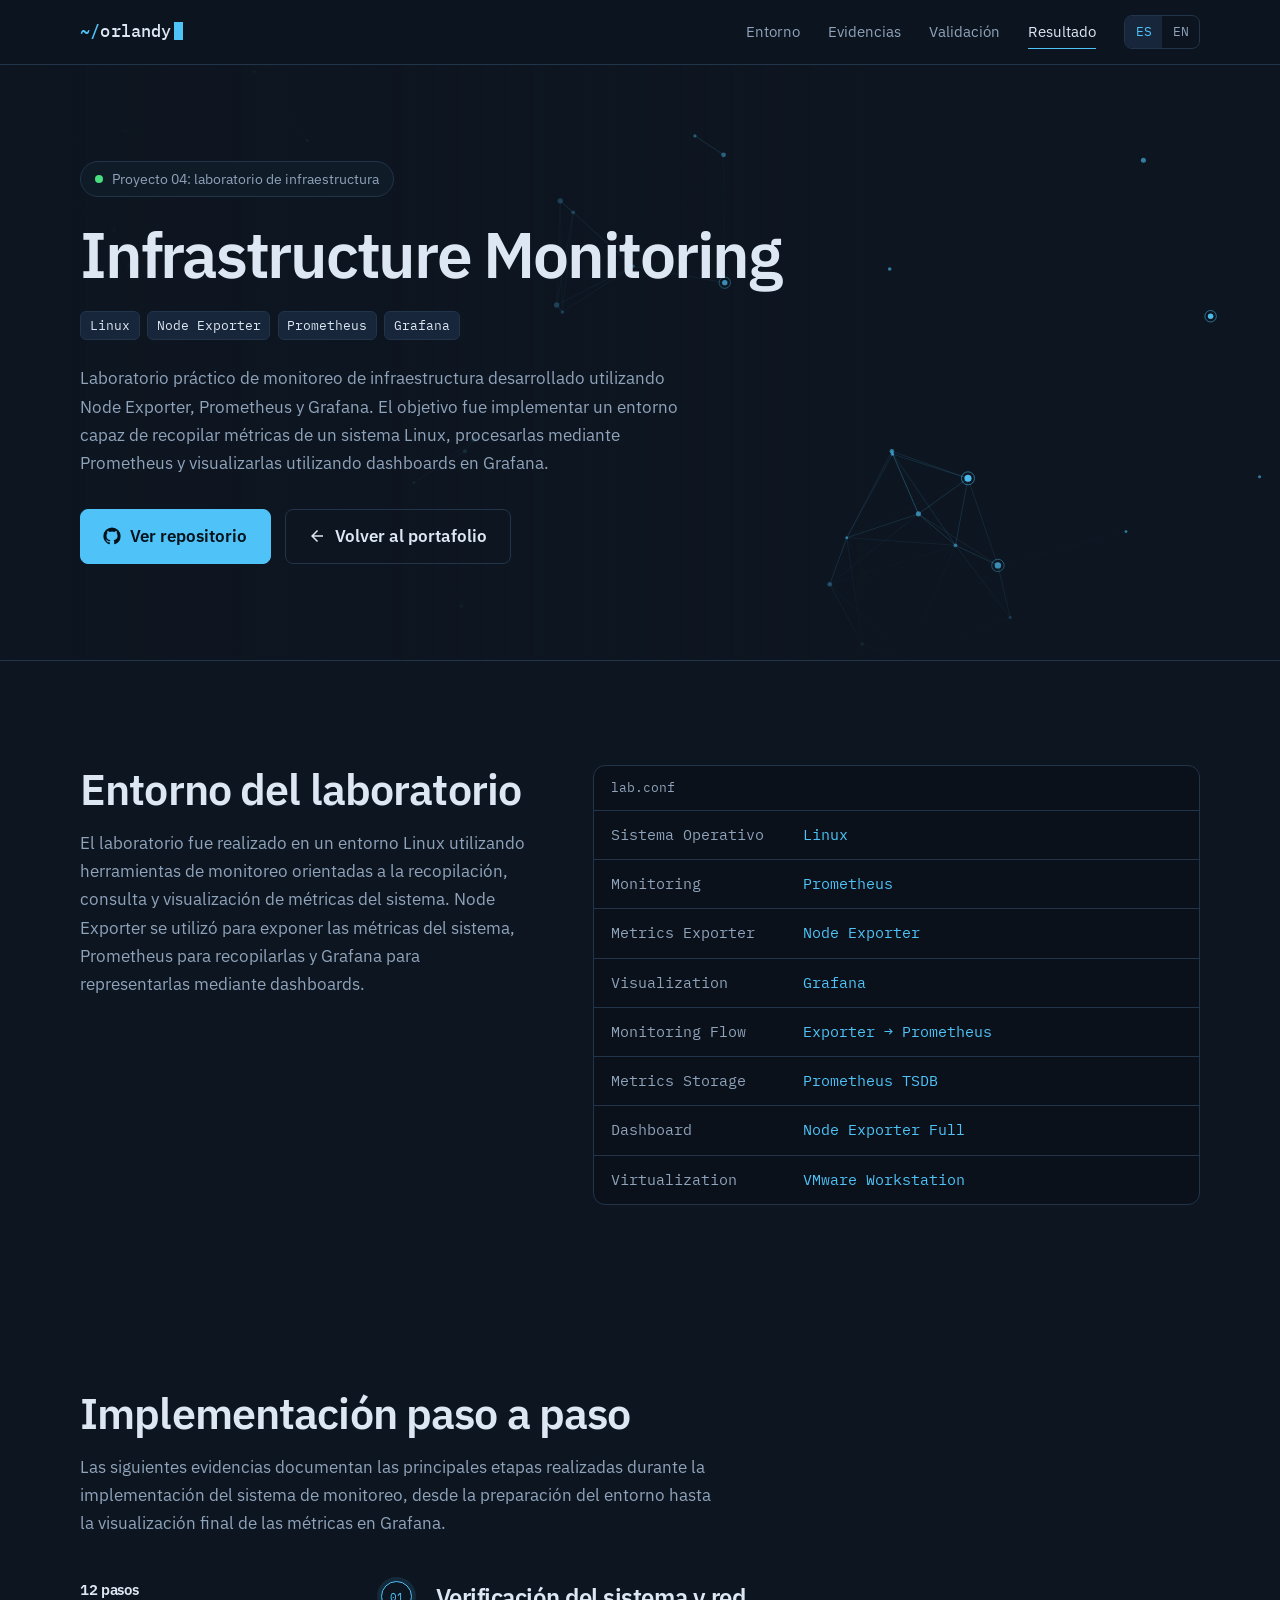
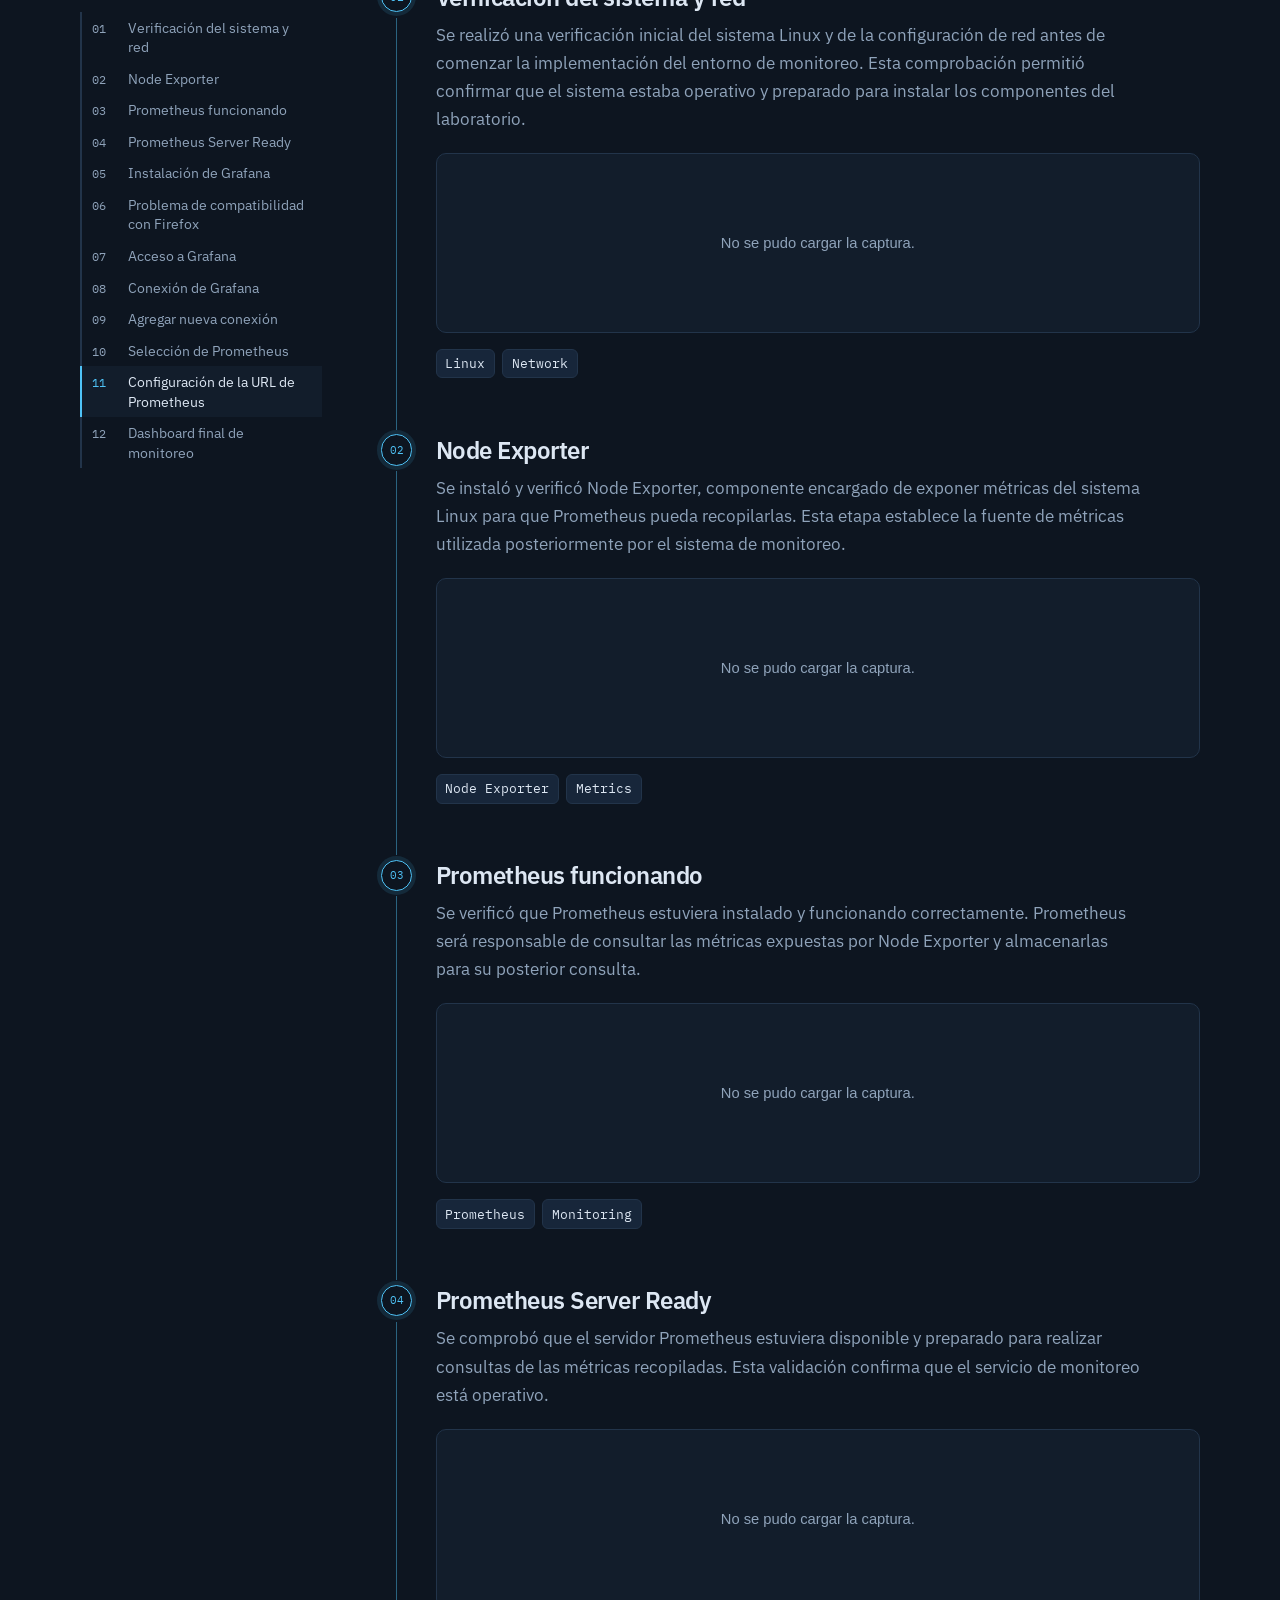
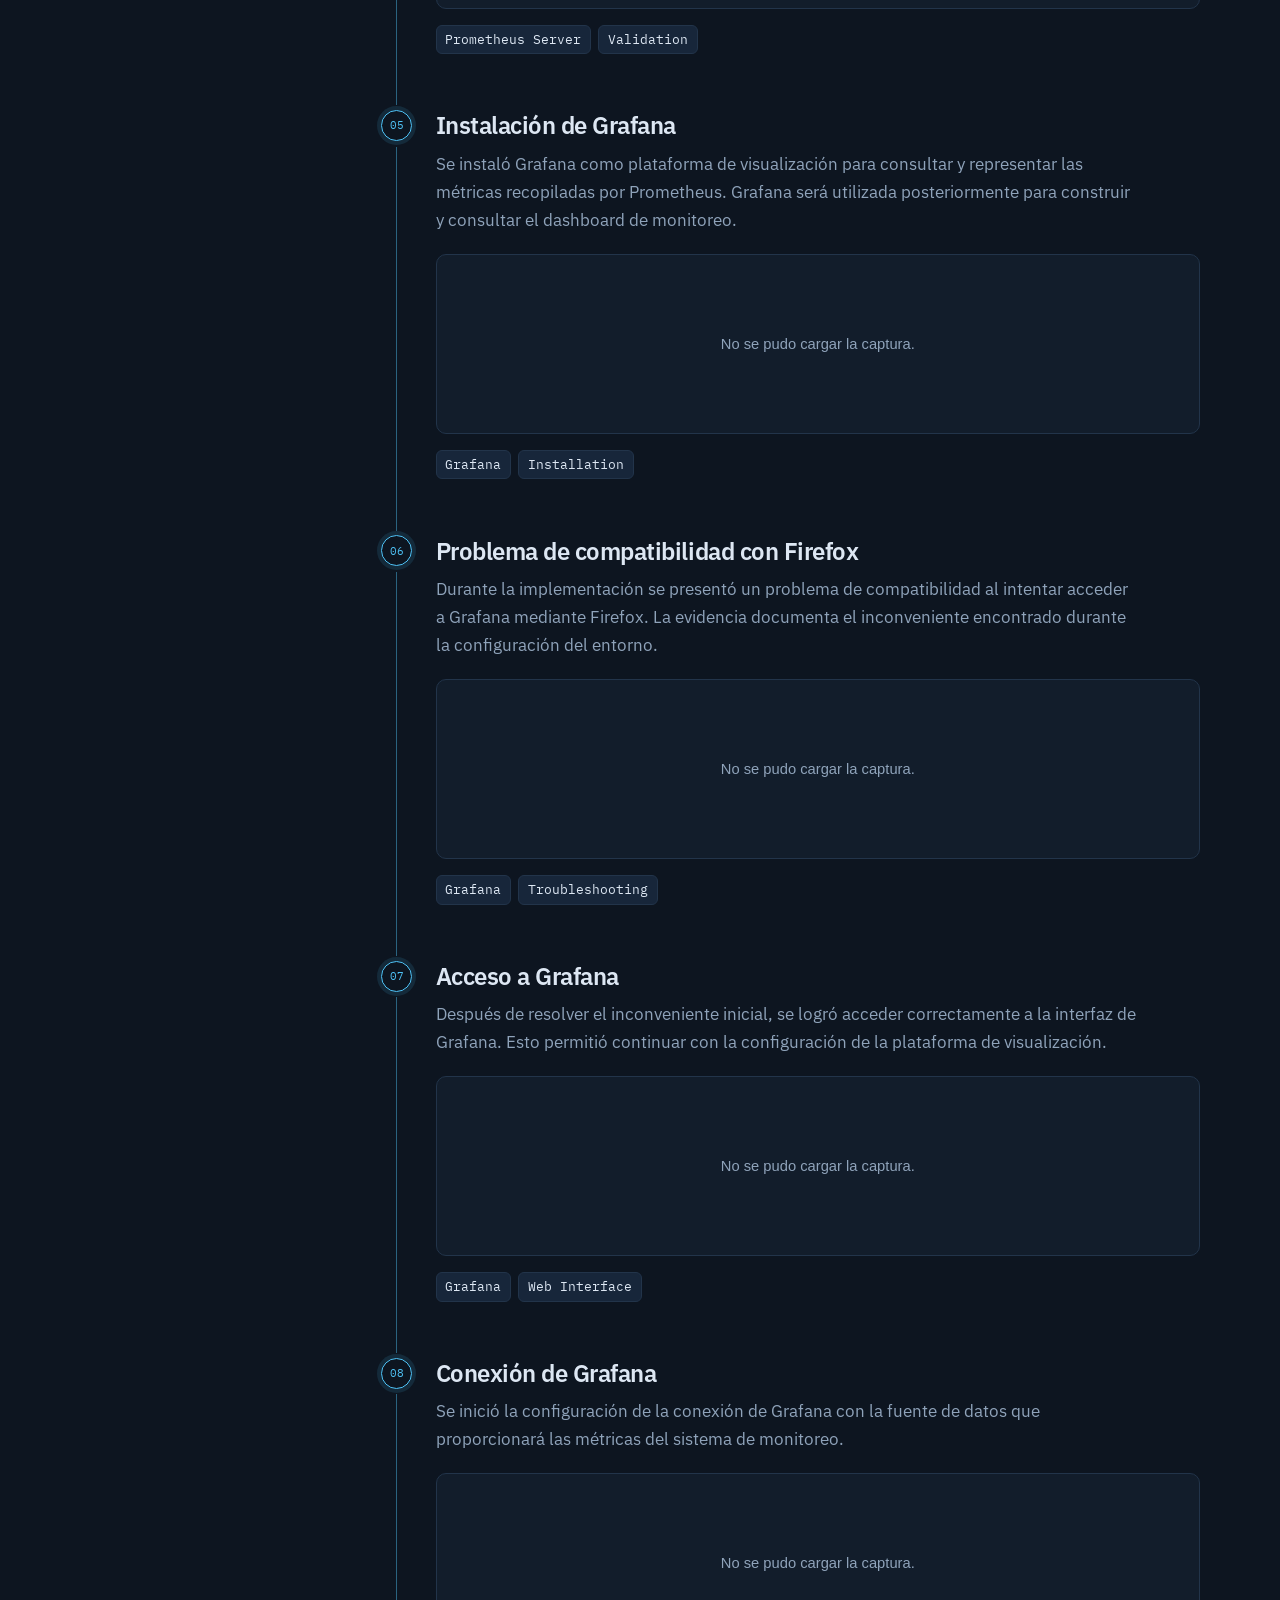
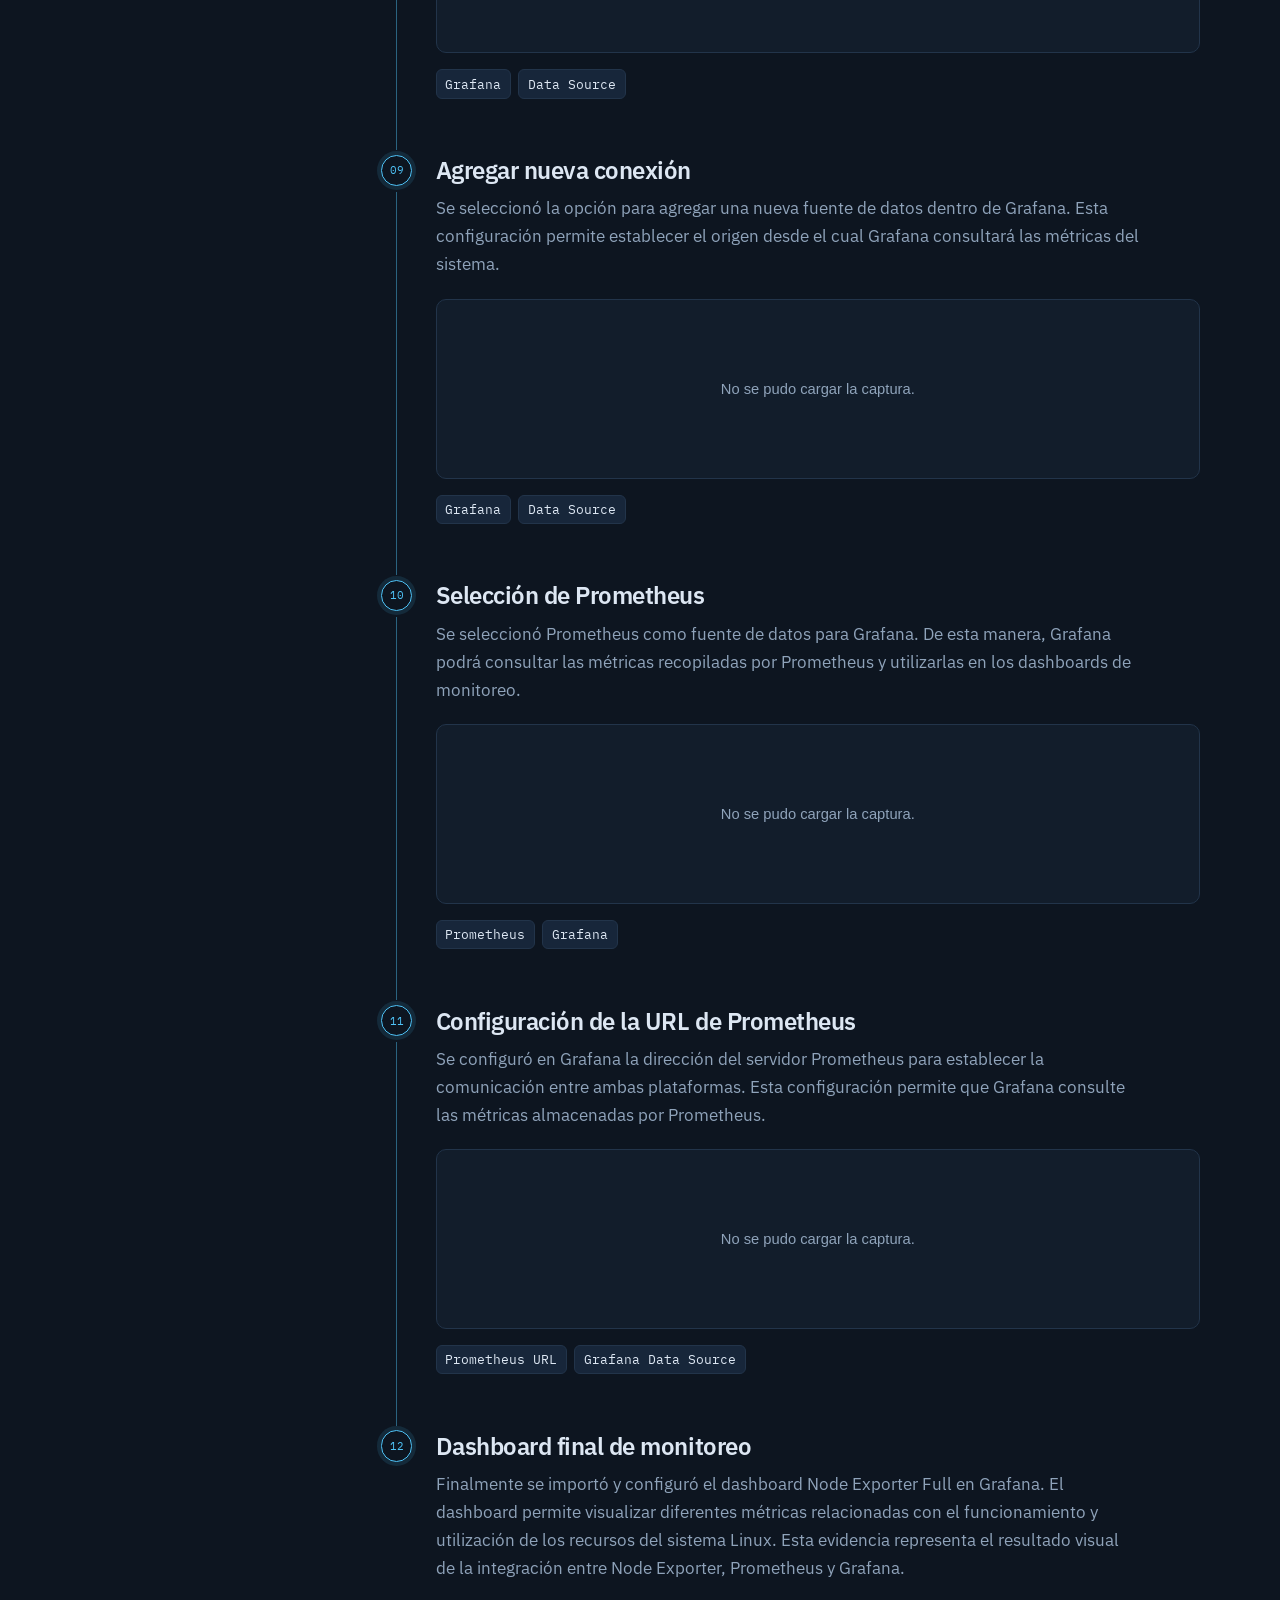
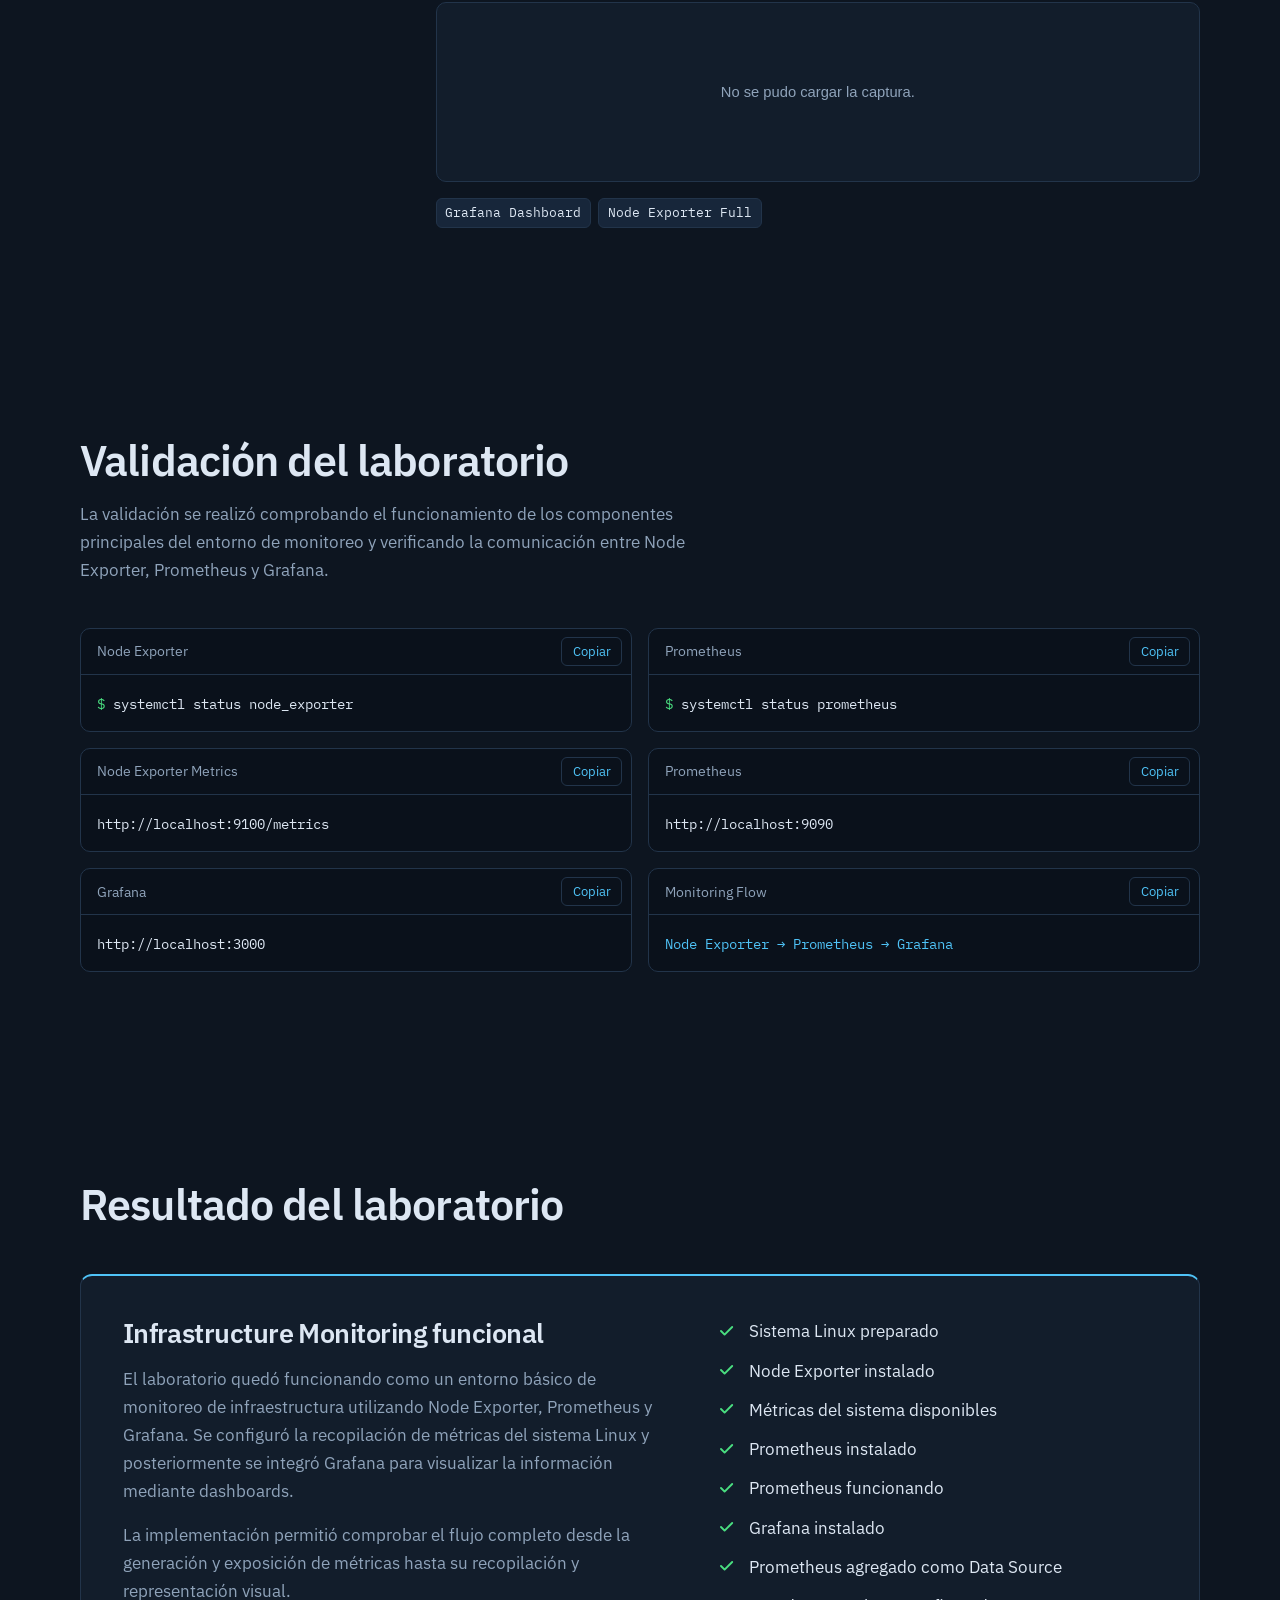
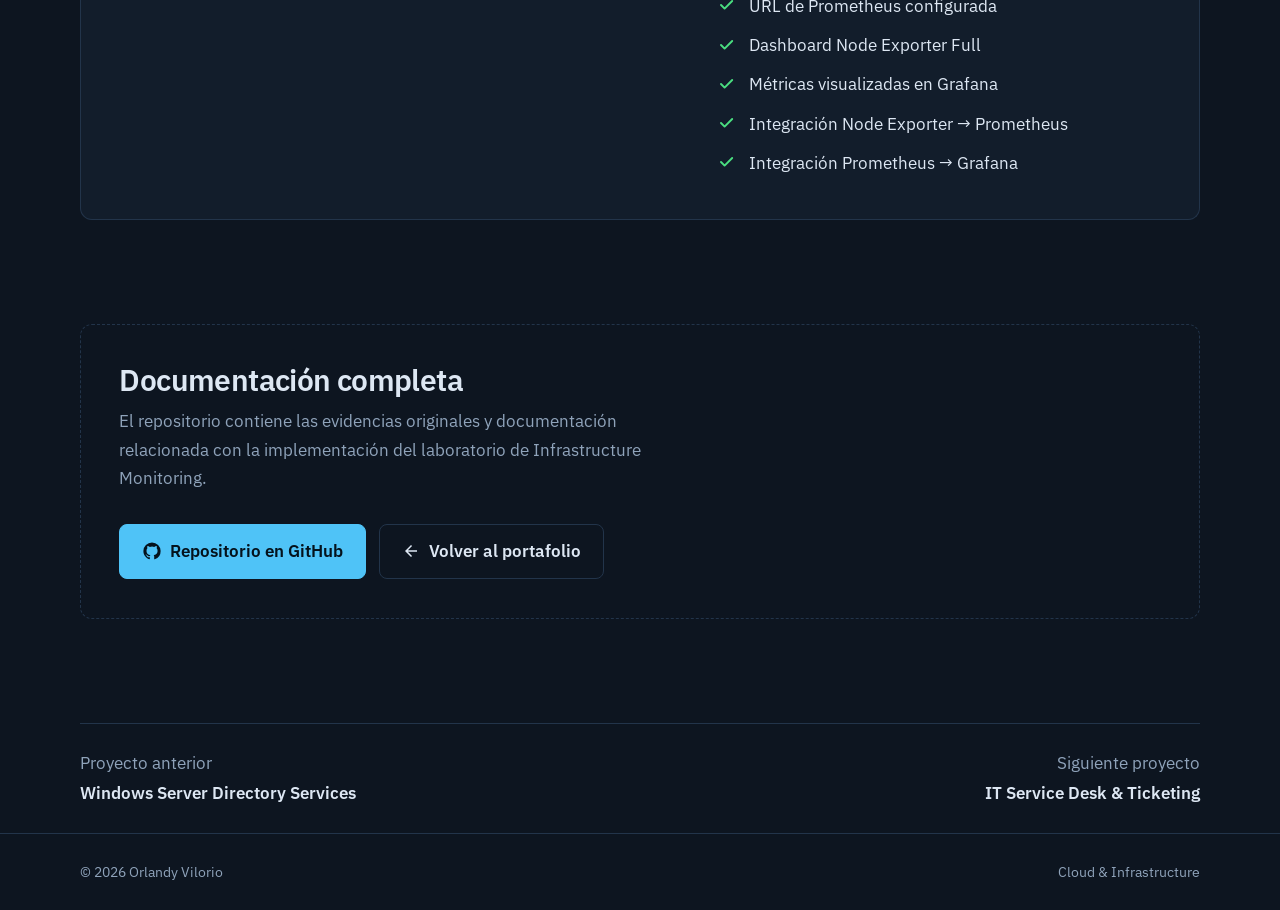
<file: Proyectos/Proyecto-04.html>
<!DOCTYPE html>
<html lang="es">
<head>
<meta charset="UTF-8">
<meta name="viewport" content="width=device-width, initial-scale=1.0">
<title>Proyecto 04 | Infrastructure Monitoring | Orlandy Vilorio</title>
<meta name="description" content="Laboratorio práctico de Infrastructure Monitoring utilizando Prometheus, Node Exporter y Grafana desarrollado por Orlandy Vilorio.">
<meta name="theme-color" content="#0D1520">
<link rel="icon" href="data:image/svg+xml,%3Csvg xmlns='http://www.w3.org/2000/svg' viewBox='0 0 64 64'%3E%3Crect width='64' height='64' rx='12' fill='%230D1520'/%3E%3Ctext x='32' y='42' font-family='monospace' font-size='28' font-weight='700' fill='%234FC3F7' text-anchor='middle'%3EOV%3C/text%3E%3C/svg%3E">
<link rel="preconnect" href="https://fonts.googleapis.com">
<link rel="preconnect" href="https://fonts.gstatic.com" crossorigin>
<link href="https://fonts.googleapis.com/css2?family=IBM+Plex+Mono:wght@400;500&family=IBM+Plex+Sans:wght@400;500;600&display=swap" rel="stylesheet">
<link rel="stylesheet" href="../css/style.css">
<link rel="stylesheet" href="../css/project.css">
<noscript><style>.shot img{opacity:1}.rise{opacity:1;transform:none}</style></noscript>
</head>

<body>
<div class="progress" id="progress" aria-hidden="true"></div>
<a class="skip" href="#main">Saltar al contenido</a>

<header class="site-header">
  <div class="wrap bar">
    <a class="brand" href="../index.html" aria-label="Volver al portafolio" translate="no"><b>~/</b>orlandy<span class="cur" aria-hidden="true"></span></a>
    <button class="menu-btn" id="menuBtn" aria-label="Menú" aria-expanded="false" aria-controls="nav"><span></span></button>
    <nav class="nav" id="nav" aria-label="Principal">
      <a class="link" href="#overview">Entorno</a>
      <a class="link" href="#evidence">Evidencias</a>
      <a class="link" href="#validation">Validación</a>
      <a class="link" href="#results">Resultado</a>
      <div class="lang" role="group" aria-label="Idioma" translate="no">
        <button type="button" data-lang="es" aria-pressed="true">ES</button>
        <button type="button" data-lang="en" aria-pressed="false">EN</button>
      </div>
    </nav>
  </div>
</header>

<main id="main">

  <!-- ============ HERO ============ -->
  <div class="hero">
    <canvas id="net" aria-hidden="true"></canvas>
    <div class="wrap">
      <div class="p-hero">
        <span class="status-pill rise d1"><span class="dot"></span>Proyecto 04: laboratorio de infraestructura</span>
        <h1 class="rise d2">Infrastructure Monitoring</h1>
        <ul class="chips rise d3" translate="no"><li>Linux</li><li>Node Exporter</li><li>Prometheus</li><li>Grafana</li></ul>
        <p class="lead rise d4">Laboratorio práctico de monitoreo de infraestructura desarrollado utilizando Node Exporter, Prometheus y Grafana. El objetivo fue implementar un entorno capaz de recopilar métricas de un sistema Linux, procesarlas mediante Prometheus y visualizarlas utilizando dashboards en Grafana.</p>
        <div class="actions rise d5">
          <a class="btn" href="https://github.com/orlandyvalvarez/infrastructure-monitoring" target="_blank" rel="noopener"><svg viewBox="0 0 24 24" aria-hidden="true"><path d="M12 .5A11.5 11.5 0 0 0 .5 12c0 5.08 3.29 9.39 7.86 10.91.58.1.79-.25.79-.56v-2c-3.2.7-3.87-1.37-3.87-1.37-.52-1.33-1.28-1.69-1.28-1.69-1.04-.71.08-.7.08-.7 1.15.08 1.76 1.19 1.76 1.19 1.03 1.76 2.69 1.25 3.35.96.1-.75.4-1.25.73-1.54-2.55-.29-5.24-1.28-5.24-5.69 0-1.26.45-2.29 1.19-3.1-.12-.29-.52-1.47.11-3.06 0 0 .97-.31 3.18 1.18a11 11 0 0 1 5.78 0c2.2-1.49 3.17-1.18 3.17-1.18.63 1.59.23 2.77.11 3.06.74.81 1.19 1.84 1.19 3.1 0 4.42-2.69 5.39-5.25 5.68.41.36.78 1.06.78 2.14v3.17c0 .31.21.67.8.56A11.51 11.51 0 0 0 23.5 12 11.5 11.5 0 0 0 12 .5Z"/></svg>Ver repositorio</a>
          <a class="btn ghost" href="../index.html"><svg viewBox="0 0 24 24" aria-hidden="true"><path d="M20 11H7.83l5.59-5.59L12 4l-8 8 8 8 1.41-1.41L7.83 13H20v-2Z"/></svg>Volver al portafolio</a>
        </div>
      </div>
    </div>
  </div>

  <!-- ============ ENTORNO ============ -->
  <section id="overview">
    <div class="wrap ov-grid">
      <div class="sec-head">
        <h2>Entorno del laboratorio</h2>
        <p>El laboratorio fue realizado en un entorno Linux utilizando herramientas de monitoreo orientadas a la recopilación, consulta y visualización de métricas del sistema. Node Exporter se utilizó para exponer las métricas del sistema, Prometheus para recopilarlas y Grafana para representarlas mediante dashboards.</p>
      </div>
      <div class="spec">
        <div class="spec-head" translate="no">lab.conf</div>
        <dl><div><dt>Sistema Operativo</dt><dd translate="no">Linux</dd></div><div><dt>Monitoring</dt><dd translate="no">Prometheus</dd></div><div><dt>Metrics Exporter</dt><dd translate="no">Node Exporter</dd></div><div><dt>Visualization</dt><dd translate="no">Grafana</dd></div><div><dt>Monitoring Flow</dt><dd translate="no">Exporter → Prometheus</dd></div><div><dt>Metrics Storage</dt><dd translate="no">Prometheus TSDB</dd></div><div><dt>Dashboard</dt><dd translate="no">Node Exporter Full</dd></div><div><dt>Virtualization</dt><dd translate="no">VMware Workstation</dd></div></dl>
      </div>
    </div>
  </section>

  <!-- ============ EVIDENCIAS ============ -->
  <section id="evidence" class="steps-section">
    <div class="wrap">
      <div class="sec-head">
        <h2>Implementación paso a paso</h2>
        <p>Las siguientes evidencias documentan las principales etapas realizadas durante la implementación del sistema de monitoreo, desde la preparación del entorno hasta la visualización final de las métricas en Grafana.</p>
      </div>
      <div class="steps-layout">
        <nav class="steps-nav" aria-label="Pasos del laboratorio">
          <h3>12 pasos</h3>
          <a href="#step-01"><span>01</span>Verificación del sistema y red</a><a href="#step-02"><span>02</span>Node Exporter</a><a href="#step-03"><span>03</span>Prometheus funcionando</a><a href="#step-04"><span>04</span>Prometheus Server Ready</a><a href="#step-05"><span>05</span>Instalación de Grafana</a><a href="#step-06"><span>06</span>Problema de compatibilidad con Firefox</a><a href="#step-07"><span>07</span>Acceso a Grafana</a><a href="#step-08"><span>08</span>Conexión de Grafana</a><a href="#step-09"><span>09</span>Agregar nueva conexión</a><a href="#step-10"><span>10</span>Selección de Prometheus</a><a href="#step-11"><span>11</span>Configuración de la URL de Prometheus</a><a href="#step-12"><span>12</span>Dashboard final de monitoreo</a>
        </nav>
        <div class="steps">
          <article class="step" id="step-01">
            <span class="step-num" aria-hidden="true">01</span>
            <h3>Verificación del sistema y red</h3>
            <p>Se realizó una verificación inicial del sistema Linux y de la configuración de red antes de comenzar la implementación del entorno de monitoreo. Esta comprobación permitió confirmar que el sistema estaba operativo y preparado para instalar los componentes del laboratorio.</p>
            <button class="shot" type="button" data-full="https://raw.githubusercontent.com/orlandyvalvarez/infrastructure-monitoring/main/01-verificacion-sistema-red.png" data-alt="Verificación del sistema y red" data-title="01. Verificación del sistema y red" aria-label="Ampliar captura: Verificación del sistema y red"><img src="https://raw.githubusercontent.com/orlandyvalvarez/infrastructure-monitoring/main/01-verificacion-sistema-red.png" alt="Verificación del sistema y red" loading="lazy" decoding="async"></button>
            <ul class="chips"><li translate="no">Linux</li><li translate="no">Network</li></ul>
          </article>
          <article class="step" id="step-02">
            <span class="step-num" aria-hidden="true">02</span>
            <h3>Node Exporter</h3>
            <p>Se instaló y verificó Node Exporter, componente encargado de exponer métricas del sistema Linux para que Prometheus pueda recopilarlas. Esta etapa establece la fuente de métricas utilizada posteriormente por el sistema de monitoreo.</p>
            <button class="shot" type="button" data-full="https://raw.githubusercontent.com/orlandyvalvarez/infrastructure-monitoring/main/02-Node%20SV.png" data-alt="Node Exporter" data-title="02. Node Exporter" aria-label="Ampliar captura: Node Exporter"><img src="https://raw.githubusercontent.com/orlandyvalvarez/infrastructure-monitoring/main/02-Node%20SV.png" alt="Node Exporter" loading="lazy" decoding="async"></button>
            <ul class="chips"><li translate="no">Node Exporter</li><li translate="no">Metrics</li></ul>
          </article>
          <article class="step" id="step-03">
            <span class="step-num" aria-hidden="true">03</span>
            <h3>Prometheus funcionando</h3>
            <p>Se verificó que Prometheus estuviera instalado y funcionando correctamente. Prometheus será responsable de consultar las métricas expuestas por Node Exporter y almacenarlas para su posterior consulta.</p>
            <button class="shot" type="button" data-full="https://raw.githubusercontent.com/orlandyvalvarez/infrastructure-monitoring/main/03%20-Prometheus%20funcionando.png" data-alt="Prometheus funcionando" data-title="03. Prometheus funcionando" aria-label="Ampliar captura: Prometheus funcionando"><img src="https://raw.githubusercontent.com/orlandyvalvarez/infrastructure-monitoring/main/03%20-Prometheus%20funcionando.png" alt="Prometheus funcionando" loading="lazy" decoding="async"></button>
            <ul class="chips"><li translate="no">Prometheus</li><li translate="no">Monitoring</li></ul>
          </article>
          <article class="step" id="step-04">
            <span class="step-num" aria-hidden="true">04</span>
            <h3>Prometheus Server Ready</h3>
            <p>Se comprobó que el servidor Prometheus estuviera disponible y preparado para realizar consultas de las métricas recopiladas. Esta validación confirma que el servicio de monitoreo está operativo.</p>
            <button class="shot" type="button" data-full="https://raw.githubusercontent.com/orlandyvalvarez/infrastructure-monitoring/main/04-Prometheus%20Server%20is%20Ready.png" data-alt="Prometheus Server Ready" data-title="04. Prometheus Server Ready" aria-label="Ampliar captura: Prometheus Server Ready"><img src="https://raw.githubusercontent.com/orlandyvalvarez/infrastructure-monitoring/main/04-Prometheus%20Server%20is%20Ready.png" alt="Prometheus Server Ready" loading="lazy" decoding="async"></button>
            <ul class="chips"><li translate="no">Prometheus Server</li><li translate="no">Validation</li></ul>
          </article>
          <article class="step" id="step-05">
            <span class="step-num" aria-hidden="true">05</span>
            <h3>Instalación de Grafana</h3>
            <p>Se instaló Grafana como plataforma de visualización para consultar y representar las métricas recopiladas por Prometheus. Grafana será utilizada posteriormente para construir y consultar el dashboard de monitoreo.</p>
            <button class="shot" type="button" data-full="https://raw.githubusercontent.com/orlandyvalvarez/infrastructure-monitoring/main/05%20-%20Instal%20Grafana.png" data-alt="Instalación de Grafana" data-title="05. Instalación de Grafana" aria-label="Ampliar captura: Instalación de Grafana"><img src="https://raw.githubusercontent.com/orlandyvalvarez/infrastructure-monitoring/main/05%20-%20Instal%20Grafana.png" alt="Instalación de Grafana" loading="lazy" decoding="async"></button>
            <ul class="chips"><li translate="no">Grafana</li><li translate="no">Installation</li></ul>
          </article>
          <article class="step" id="step-06">
            <span class="step-num" aria-hidden="true">06</span>
            <h3>Problema de compatibilidad con Firefox</h3>
            <p>Durante la implementación se presentó un problema de compatibilidad al intentar acceder a Grafana mediante Firefox. La evidencia documenta el inconveniente encontrado durante la configuración del entorno.</p>
            <button class="shot" type="button" data-full="https://raw.githubusercontent.com/orlandyvalvarez/infrastructure-monitoring/main/06-error-compatibilidad-firefox.png" data-alt="Error de compatibilidad con Firefox" data-title="06. Problema de compatibilidad con Firefox" aria-label="Ampliar captura: Problema de compatibilidad con Firefox"><img src="https://raw.githubusercontent.com/orlandyvalvarez/infrastructure-monitoring/main/06-error-compatibilidad-firefox.png" alt="Error de compatibilidad con Firefox" loading="lazy" decoding="async"></button>
            <ul class="chips"><li translate="no">Grafana</li><li translate="no">Troubleshooting</li></ul>
          </article>
          <article class="step" id="step-07">
            <span class="step-num" aria-hidden="true">07</span>
            <h3>Acceso a Grafana</h3>
            <p>Después de resolver el inconveniente inicial, se logró acceder correctamente a la interfaz de Grafana. Esto permitió continuar con la configuración de la plataforma de visualización.</p>
            <button class="shot" type="button" data-full="https://raw.githubusercontent.com/orlandyvalvarez/infrastructure-monitoring/main/07-Login%20Grafana.png" data-alt="Login de Grafana" data-title="07. Acceso a Grafana" aria-label="Ampliar captura: Acceso a Grafana"><img src="https://raw.githubusercontent.com/orlandyvalvarez/infrastructure-monitoring/main/07-Login%20Grafana.png" alt="Login de Grafana" loading="lazy" decoding="async"></button>
            <ul class="chips"><li translate="no">Grafana</li><li translate="no">Web Interface</li></ul>
          </article>
          <article class="step" id="step-08">
            <span class="step-num" aria-hidden="true">08</span>
            <h3>Conexión de Grafana</h3>
            <p>Se inició la configuración de la conexión de Grafana con la fuente de datos que proporcionará las métricas del sistema de monitoreo.</p>
            <button class="shot" type="button" data-full="https://raw.githubusercontent.com/orlandyvalvarez/infrastructure-monitoring/main/P1%20Conection.png" data-alt="Conexión de Grafana" data-title="08. Conexión de Grafana" aria-label="Ampliar captura: Conexión de Grafana"><img src="https://raw.githubusercontent.com/orlandyvalvarez/infrastructure-monitoring/main/P1%20Conection.png" alt="Conexión de Grafana" loading="lazy" decoding="async"></button>
            <ul class="chips"><li translate="no">Grafana</li><li translate="no">Data Source</li></ul>
          </article>
          <article class="step" id="step-09">
            <span class="step-num" aria-hidden="true">09</span>
            <h3>Agregar nueva conexión</h3>
            <p>Se seleccionó la opción para agregar una nueva fuente de datos dentro de Grafana. Esta configuración permite establecer el origen desde el cual Grafana consultará las métricas del sistema.</p>
            <button class="shot" type="button" data-full="https://raw.githubusercontent.com/orlandyvalvarez/infrastructure-monitoring/main/P2-Add%20new%20Conetion.png" data-alt="Agregar nueva conexión en Grafana" data-title="09. Agregar nueva conexión" aria-label="Ampliar captura: Agregar nueva conexión"><img src="https://raw.githubusercontent.com/orlandyvalvarez/infrastructure-monitoring/main/P2-Add%20new%20Conetion.png" alt="Agregar nueva conexión en Grafana" loading="lazy" decoding="async"></button>
            <ul class="chips"><li translate="no">Grafana</li><li translate="no">Data Source</li></ul>
          </article>
          <article class="step" id="step-10">
            <span class="step-num" aria-hidden="true">10</span>
            <h3>Selección de Prometheus</h3>
            <p>Se seleccionó Prometheus como fuente de datos para Grafana. De esta manera, Grafana podrá consultar las métricas recopiladas por Prometheus y utilizarlas en los dashboards de monitoreo.</p>
            <button class="shot" type="button" data-full="https://raw.githubusercontent.com/orlandyvalvarez/infrastructure-monitoring/main/P3-Prometheus.png" data-alt="Selección de Prometheus en Grafana" data-title="10. Selección de Prometheus" aria-label="Ampliar captura: Selección de Prometheus"><img src="https://raw.githubusercontent.com/orlandyvalvarez/infrastructure-monitoring/main/P3-Prometheus.png" alt="Selección de Prometheus en Grafana" loading="lazy" decoding="async"></button>
            <ul class="chips"><li translate="no">Prometheus</li><li translate="no">Grafana</li></ul>
          </article>
          <article class="step" id="step-11">
            <span class="step-num" aria-hidden="true">11</span>
            <h3>Configuración de la URL de Prometheus</h3>
            <p>Se configuró en Grafana la dirección del servidor Prometheus para establecer la comunicación entre ambas plataformas. Esta configuración permite que Grafana consulte las métricas almacenadas por Prometheus.</p>
            <button class="shot" type="button" data-full="https://raw.githubusercontent.com/orlandyvalvarez/infrastructure-monitoring/main/P4-Prometheus%20SV%20Url.png" data-alt="URL del servidor Prometheus" data-title="11. Configuración de la URL de Prometheus" aria-label="Ampliar captura: Configuración de la URL de Prometheus"><img src="https://raw.githubusercontent.com/orlandyvalvarez/infrastructure-monitoring/main/P4-Prometheus%20SV%20Url.png" alt="URL del servidor Prometheus" loading="lazy" decoding="async"></button>
            <ul class="chips"><li translate="no">Prometheus URL</li><li translate="no">Grafana Data Source</li></ul>
          </article>
          <article class="step" id="step-12">
            <span class="step-num" aria-hidden="true">12</span>
            <h3>Dashboard final de monitoreo</h3>
            <p>Finalmente se importó y configuró el dashboard Node Exporter Full en Grafana. El dashboard permite visualizar diferentes métricas relacionadas con el funcionamiento y utilización de los recursos del sistema Linux. Esta evidencia representa el resultado visual de la integración entre Node Exporter, Prometheus y Grafana.</p>
            <button class="shot" type="button" data-full="https://raw.githubusercontent.com/orlandyvalvarez/infrastructure-monitoring/main/P5%20Final.png" data-alt="Dashboard final de Infrastructure Monitoring" data-title="12. Dashboard final de monitoreo" aria-label="Ampliar captura: Dashboard final de monitoreo"><img src="https://raw.githubusercontent.com/orlandyvalvarez/infrastructure-monitoring/main/P5%20Final.png" alt="Dashboard final de Infrastructure Monitoring" loading="lazy" decoding="async"></button>
            <ul class="chips"><li translate="no">Grafana Dashboard</li><li translate="no">Node Exporter Full</li></ul>
          </article>
        </div>
      </div>
    </div>
  </section>

  <!-- ============ VALIDACIÓN ============ -->
  <section id="validation">
    <div class="wrap">
      <div class="sec-head">
        <h2>Validación del laboratorio</h2>
        <p>La validación se realizó comprobando el funcionamiento de los componentes principales del entorno de monitoreo y verificando la comunicación entre Node Exporter, Prometheus y Grafana.</p>
      </div>
      <div class="cmds">
          <div class="cmd">
            <div class="cmd-head"><span>Node Exporter</span><button type="button">Copiar</button></div>
            <pre translate="no"><code><span class="sh">systemctl status node_exporter</span></code></pre>
          </div>
          <div class="cmd">
            <div class="cmd-head"><span>Prometheus</span><button type="button">Copiar</button></div>
            <pre translate="no"><code><span class="sh">systemctl status prometheus</span></code></pre>
          </div>
          <div class="cmd">
            <div class="cmd-head"><span>Node Exporter Metrics</span><button type="button">Copiar</button></div>
            <pre translate="no"><code><span>http://localhost:9100/metrics</span></code></pre>
          </div>
          <div class="cmd">
            <div class="cmd-head"><span>Prometheus</span><button type="button">Copiar</button></div>
            <pre translate="no"><code><span>http://localhost:9090</span></code></pre>
          </div>
          <div class="cmd">
            <div class="cmd-head"><span>Grafana</span><button type="button">Copiar</button></div>
            <pre translate="no"><code><span>http://localhost:3000</span></code></pre>
          </div>
          <div class="cmd">
            <div class="cmd-head"><span>Monitoring Flow</span><button type="button">Copiar</button></div>
            <pre translate="no"><code><span class="flow">Node Exporter → Prometheus → Grafana</span></code></pre>
          </div>
      </div>
    </div>
  </section>

  <!-- ============ RESULTADO ============ -->
  <section id="results">
    <div class="wrap">
      <div class="sec-head"><h2>Resultado del laboratorio</h2></div>
      <div class="result">
        <div>
          <h3>Infrastructure Monitoring funcional</h3>
          <p>El laboratorio quedó funcionando como un entorno básico de monitoreo de infraestructura utilizando Node Exporter, Prometheus y Grafana. Se configuró la recopilación de métricas del sistema Linux y posteriormente se integró Grafana para visualizar la información mediante dashboards.</p><p>La implementación permitió comprobar el flujo completo desde la generación y exposición de métricas hasta su recopilación y representación visual.</p>
        </div>
        <ul class="checks"><li><svg viewBox="0 0 24 24" aria-hidden="true"><path d="M5 12.5l4.5 4.5L19 7.5"/></svg><span>Sistema Linux preparado</span></li><li><svg viewBox="0 0 24 24" aria-hidden="true"><path d="M5 12.5l4.5 4.5L19 7.5"/></svg><span>Node Exporter instalado</span></li><li><svg viewBox="0 0 24 24" aria-hidden="true"><path d="M5 12.5l4.5 4.5L19 7.5"/></svg><span>Métricas del sistema disponibles</span></li><li><svg viewBox="0 0 24 24" aria-hidden="true"><path d="M5 12.5l4.5 4.5L19 7.5"/></svg><span>Prometheus instalado</span></li><li><svg viewBox="0 0 24 24" aria-hidden="true"><path d="M5 12.5l4.5 4.5L19 7.5"/></svg><span>Prometheus funcionando</span></li><li><svg viewBox="0 0 24 24" aria-hidden="true"><path d="M5 12.5l4.5 4.5L19 7.5"/></svg><span>Grafana instalado</span></li><li><svg viewBox="0 0 24 24" aria-hidden="true"><path d="M5 12.5l4.5 4.5L19 7.5"/></svg><span>Prometheus agregado como Data Source</span></li><li><svg viewBox="0 0 24 24" aria-hidden="true"><path d="M5 12.5l4.5 4.5L19 7.5"/></svg><span>URL de Prometheus configurada</span></li><li><svg viewBox="0 0 24 24" aria-hidden="true"><path d="M5 12.5l4.5 4.5L19 7.5"/></svg><span>Dashboard Node Exporter Full</span></li><li><svg viewBox="0 0 24 24" aria-hidden="true"><path d="M5 12.5l4.5 4.5L19 7.5"/></svg><span>Métricas visualizadas en Grafana</span></li><li><svg viewBox="0 0 24 24" aria-hidden="true"><path d="M5 12.5l4.5 4.5L19 7.5"/></svg><span>Integración Node Exporter → Prometheus</span></li><li><svg viewBox="0 0 24 24" aria-hidden="true"><path d="M5 12.5l4.5 4.5L19 7.5"/></svg><span>Integración Prometheus → Grafana</span></li></ul>
      </div>
    </div>
  </section>

  <!-- ============ REPOSITORIO ============ -->
  <section class="repo">
    <div class="wrap">
      <div class="repo-box">
        <div>
          <h2>Documentación completa</h2>
          <p>El repositorio contiene las evidencias originales y documentación relacionada con la implementación del laboratorio de Infrastructure Monitoring.</p>
        </div>
        <div class="actions">
          <a class="btn" href="https://github.com/orlandyvalvarez/infrastructure-monitoring" target="_blank" rel="noopener"><svg viewBox="0 0 24 24" aria-hidden="true"><path d="M12 .5A11.5 11.5 0 0 0 .5 12c0 5.08 3.29 9.39 7.86 10.91.58.1.79-.25.79-.56v-2c-3.2.7-3.87-1.37-3.87-1.37-.52-1.33-1.28-1.69-1.28-1.69-1.04-.71.08-.7.08-.7 1.15.08 1.76 1.19 1.76 1.19 1.03 1.76 2.69 1.25 3.35.96.1-.75.4-1.25.73-1.54-2.55-.29-5.24-1.28-5.24-5.69 0-1.26.45-2.29 1.19-3.1-.12-.29-.52-1.47.11-3.06 0 0 .97-.31 3.18 1.18a11 11 0 0 1 5.78 0c2.2-1.49 3.17-1.18 3.17-1.18.63 1.59.23 2.77.11 3.06.74.81 1.19 1.84 1.19 3.1 0 4.42-2.69 5.39-5.25 5.68.41.36.78 1.06.78 2.14v3.17c0 .31.21.67.8.56A11.51 11.51 0 0 0 23.5 12 11.5 11.5 0 0 0 12 .5Z"/></svg>Repositorio en GitHub</a>
          <a class="btn ghost" href="../index.html"><svg viewBox="0 0 24 24" aria-hidden="true"><path d="M20 11H7.83l5.59-5.59L12 4l-8 8 8 8 1.41-1.41L7.83 13H20v-2Z"/></svg>Volver al portafolio</a>
        </div>
      </div>
    </div>
  </section>

  <nav class="wrap pager" aria-label="Otros proyectos"><a class="prev" href="Proyecto-03.html">Proyecto anterior<strong>Windows Server Directory Services</strong></a><a class="next" href="Proyecto-05.html">Siguiente proyecto<strong>IT Service Desk &amp; Ticketing</strong></a></nav>
</main>

<footer>
  <div class="wrap">
    <span>© 2026 Orlandy Vilorio</span>
    <span>Cloud &amp; Infrastructure</span>
  </div>
</footer>

<!-- Visor de capturas -->
<div class="lb" id="lightbox" role="dialog" aria-modal="true" aria-label="Visor de capturas" aria-hidden="true" translate="no">
  <div class="lb-top"><span class="lb-title"></span><button type="button" data-lb="close">Cerrar (Esc)</button></div>
  <div class="lb-stage"><img alt=""></div>
  <div class="lb-bottom"><span class="lb-count"></span>
    <div class="lb-nav"><button type="button" data-lb="prev" aria-label="Captura anterior">Anterior</button><button type="button" data-lb="next" aria-label="Captura siguiente">Siguiente</button></div>
  </div>
</div>

<div class="toast" id="toast" role="status" aria-live="polite"></div>
<div id="google_translate_element" aria-hidden="true"></div>

<script src="../js/main.js"></script>
<script src="../js/project.js"></script>
</body>
</html>
</file>
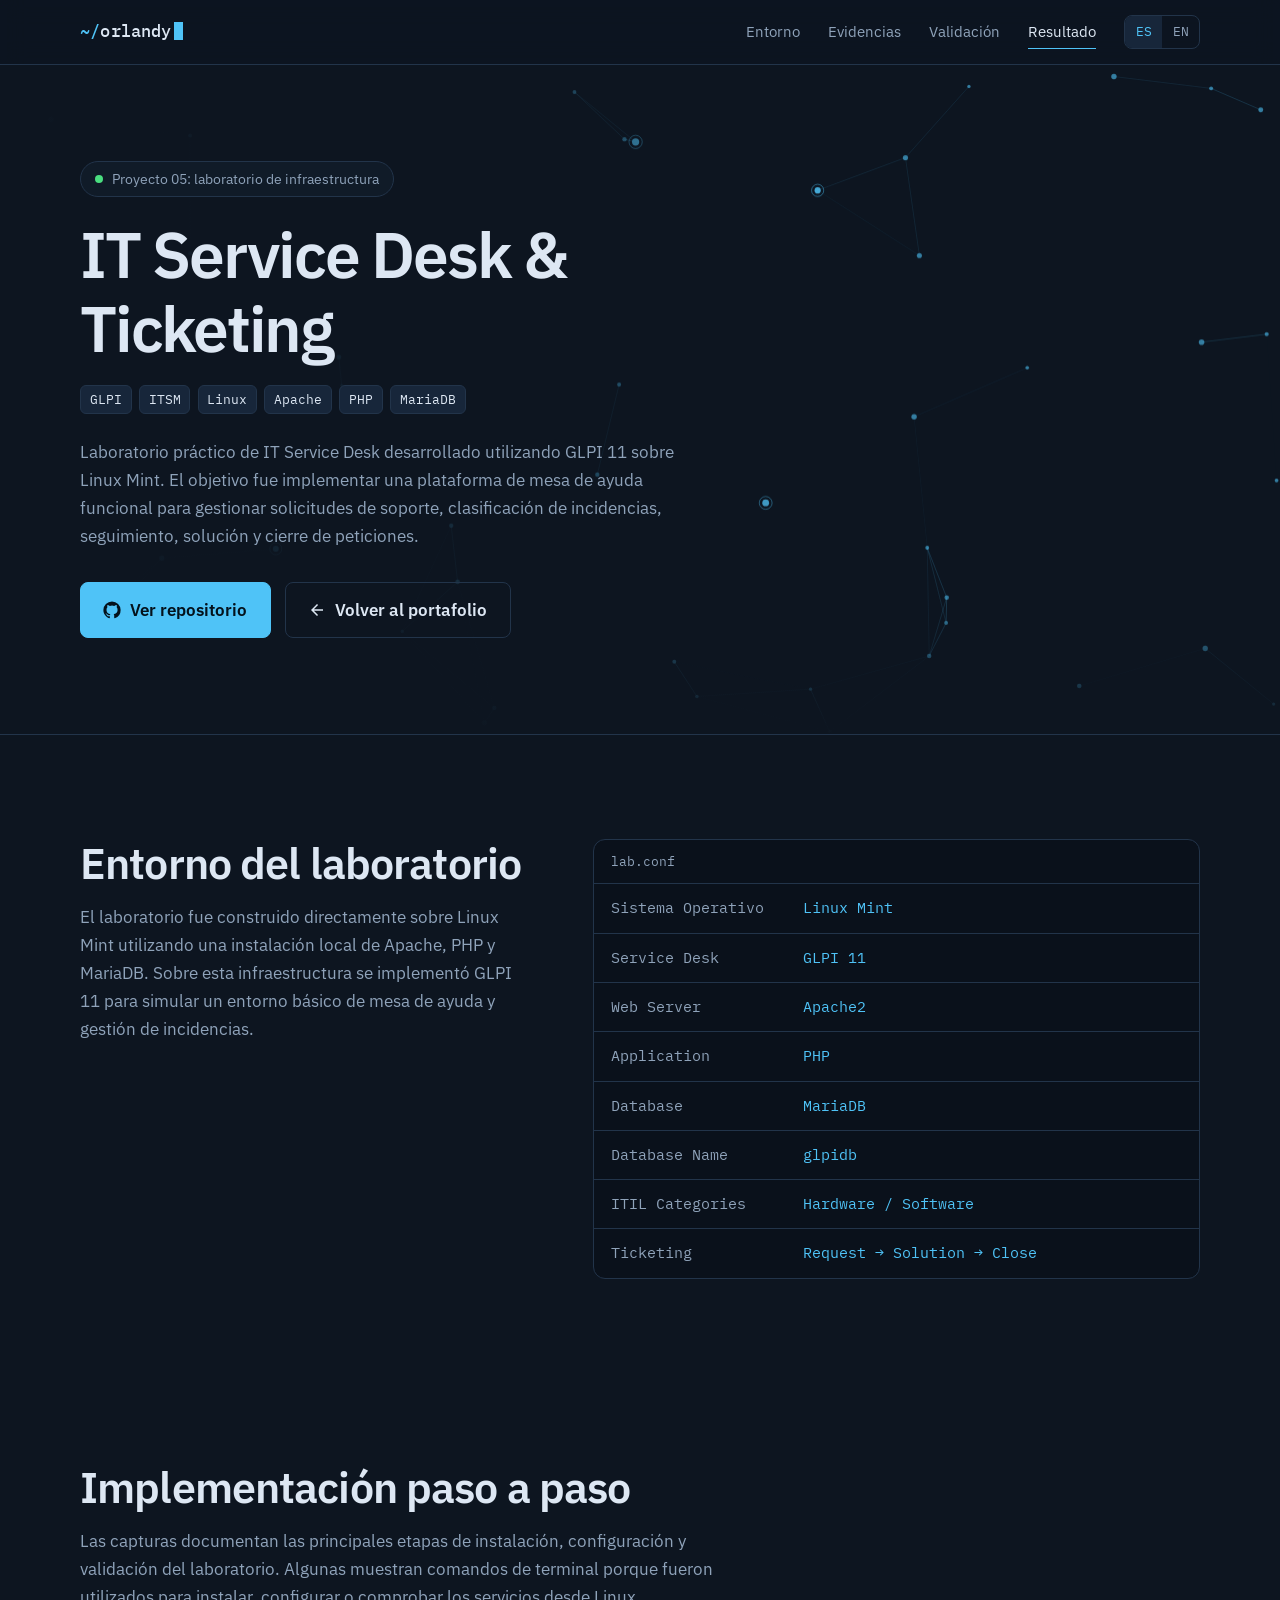
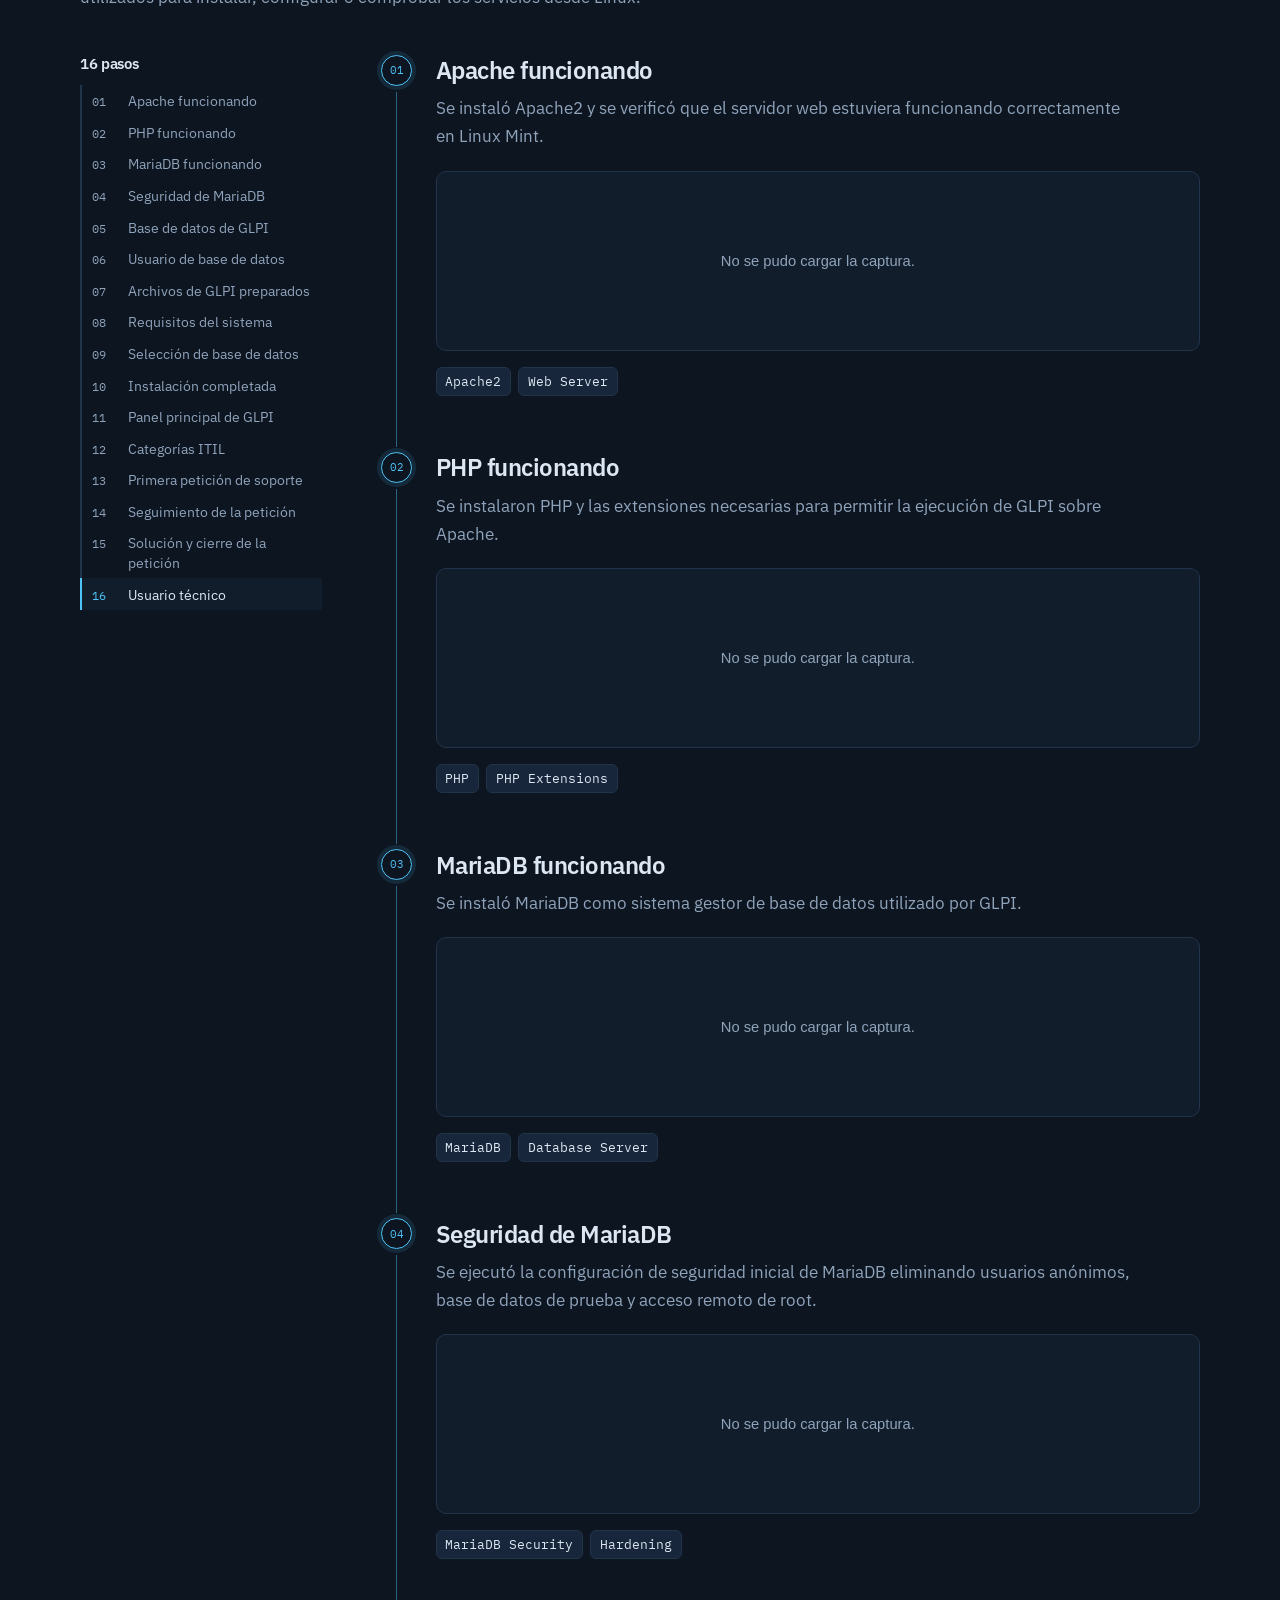
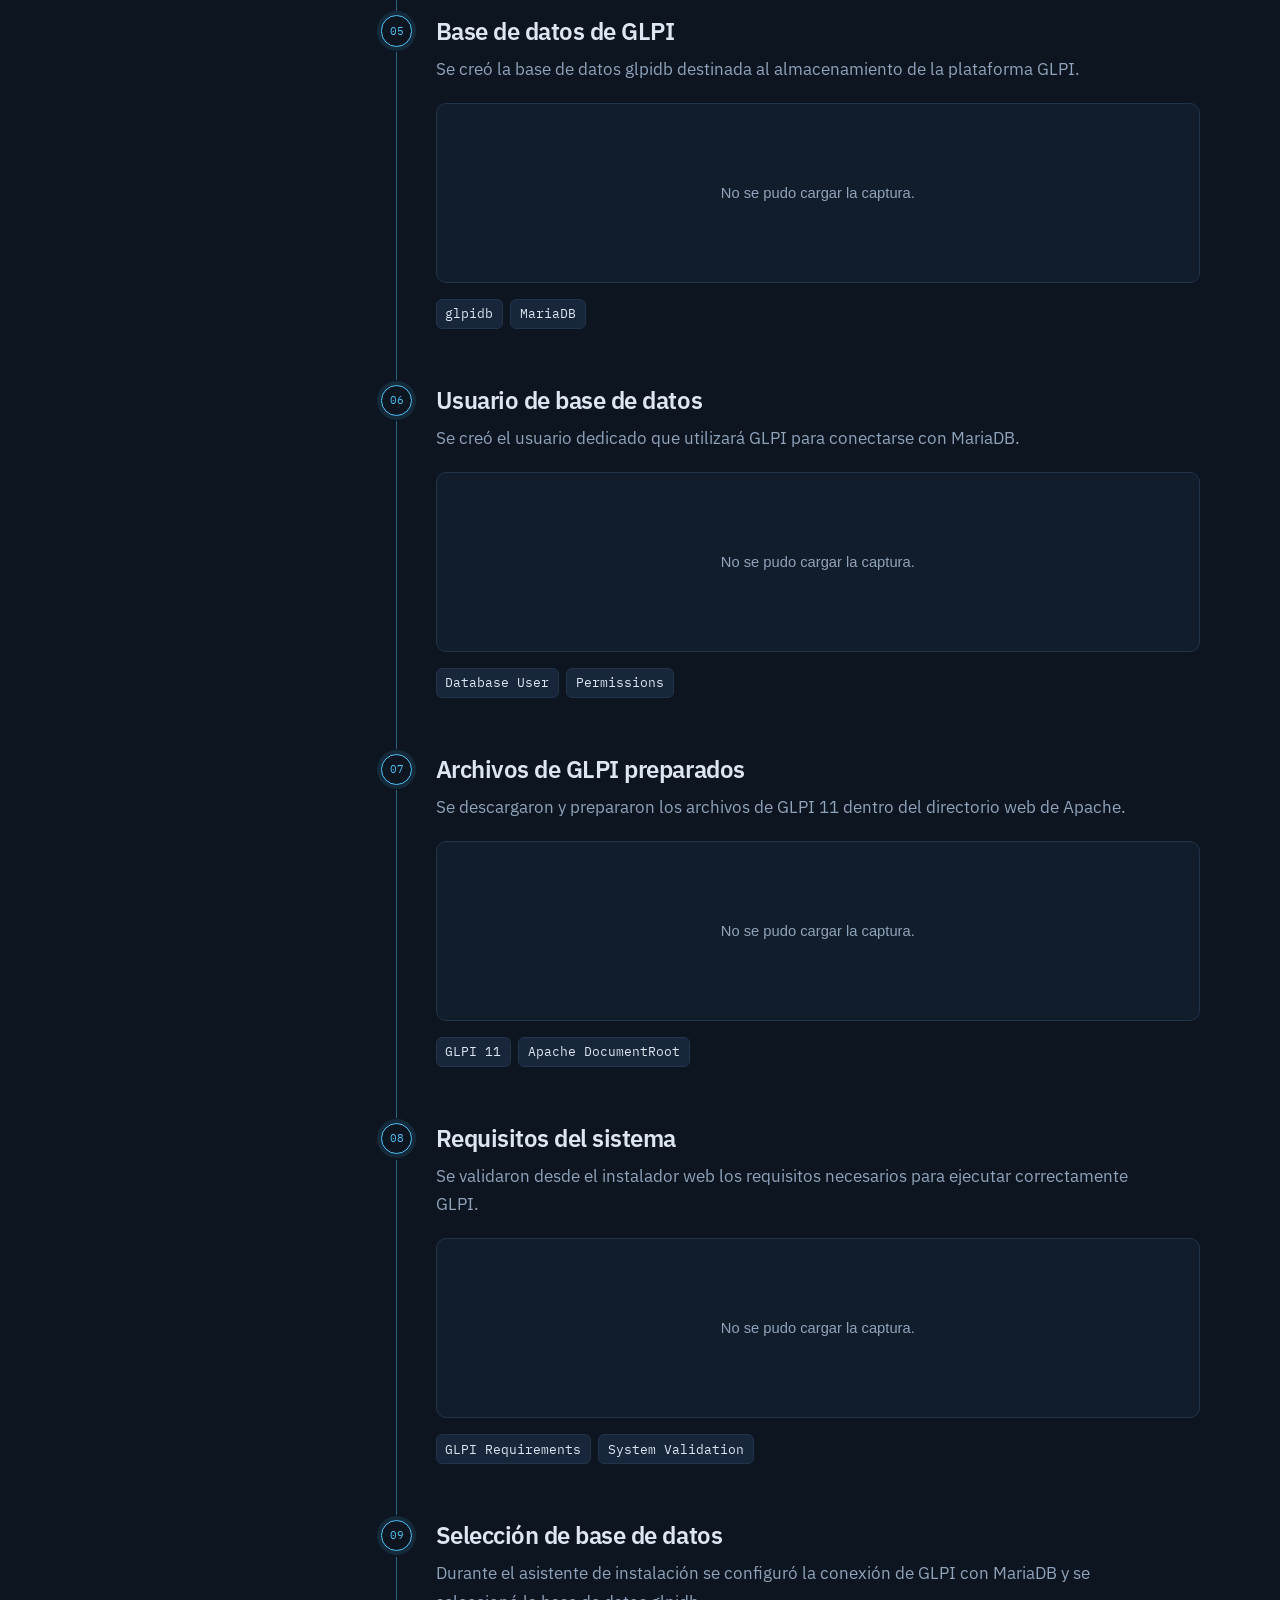
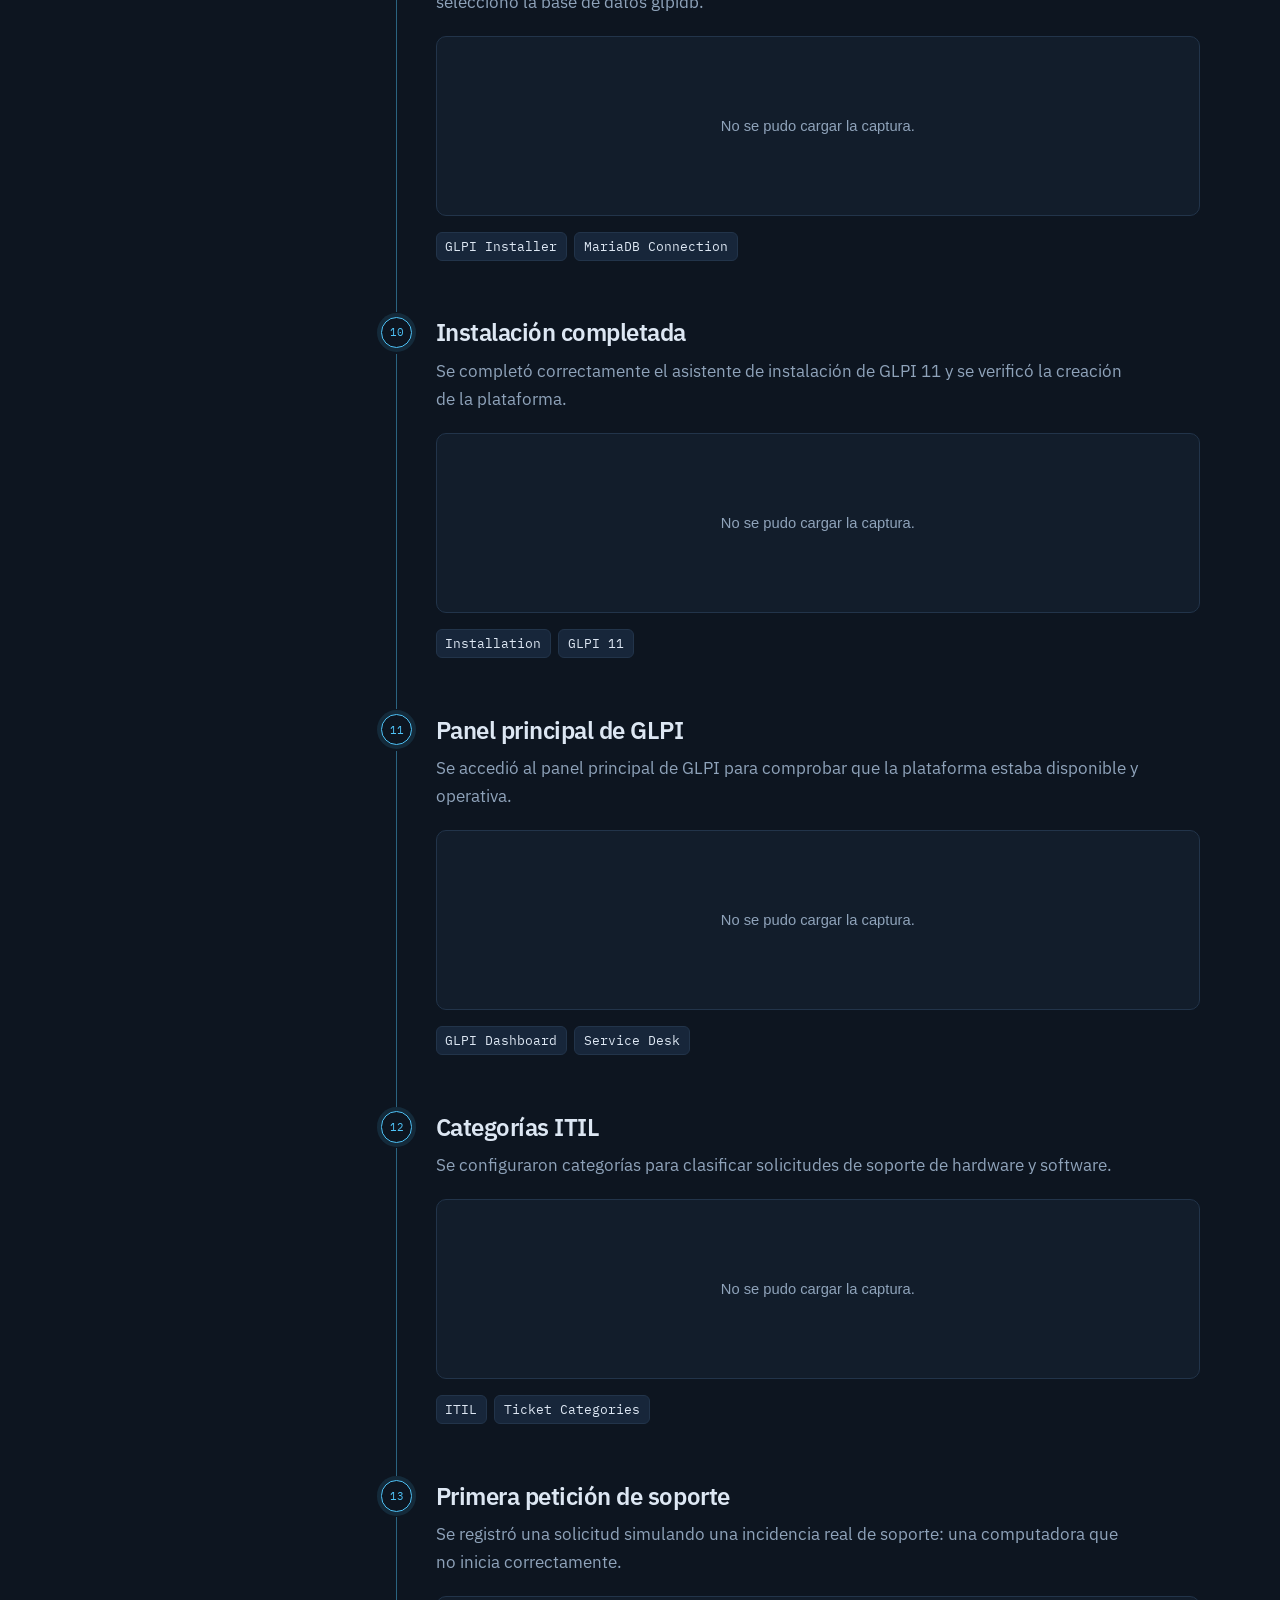
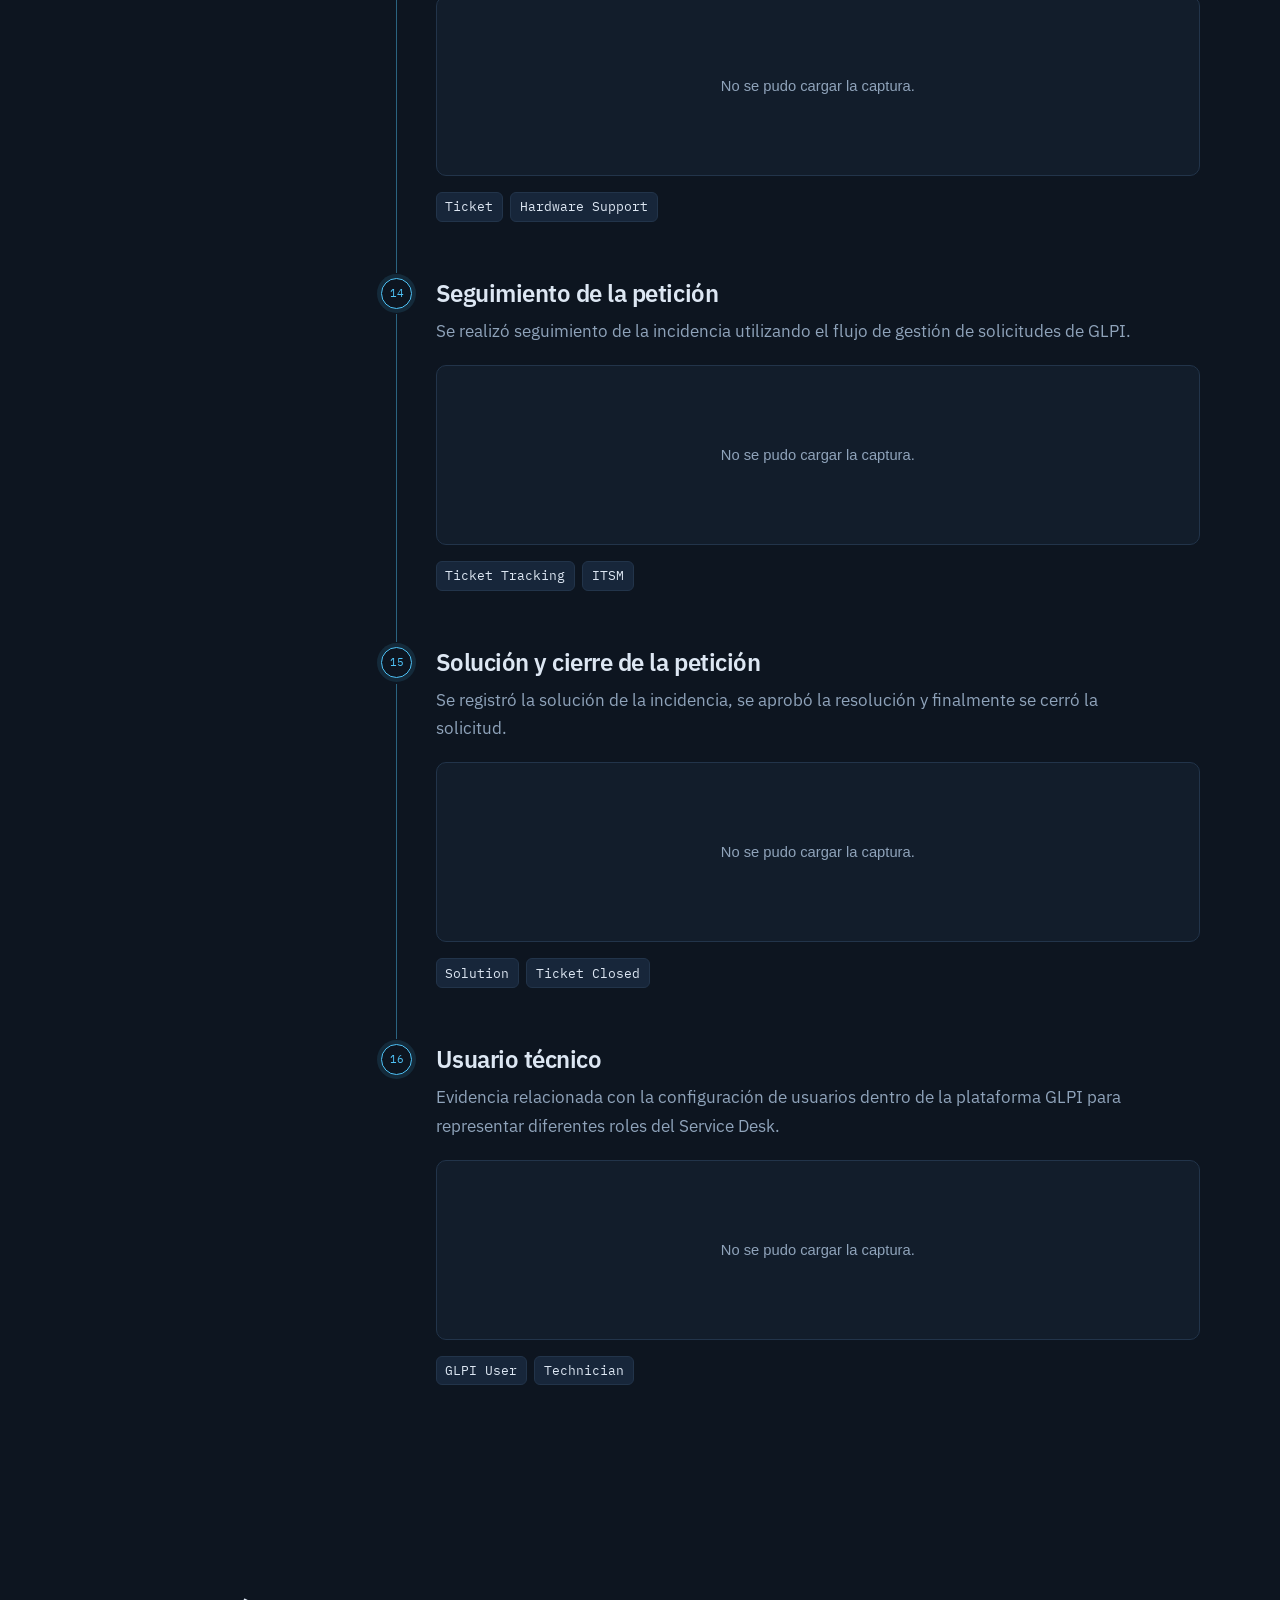
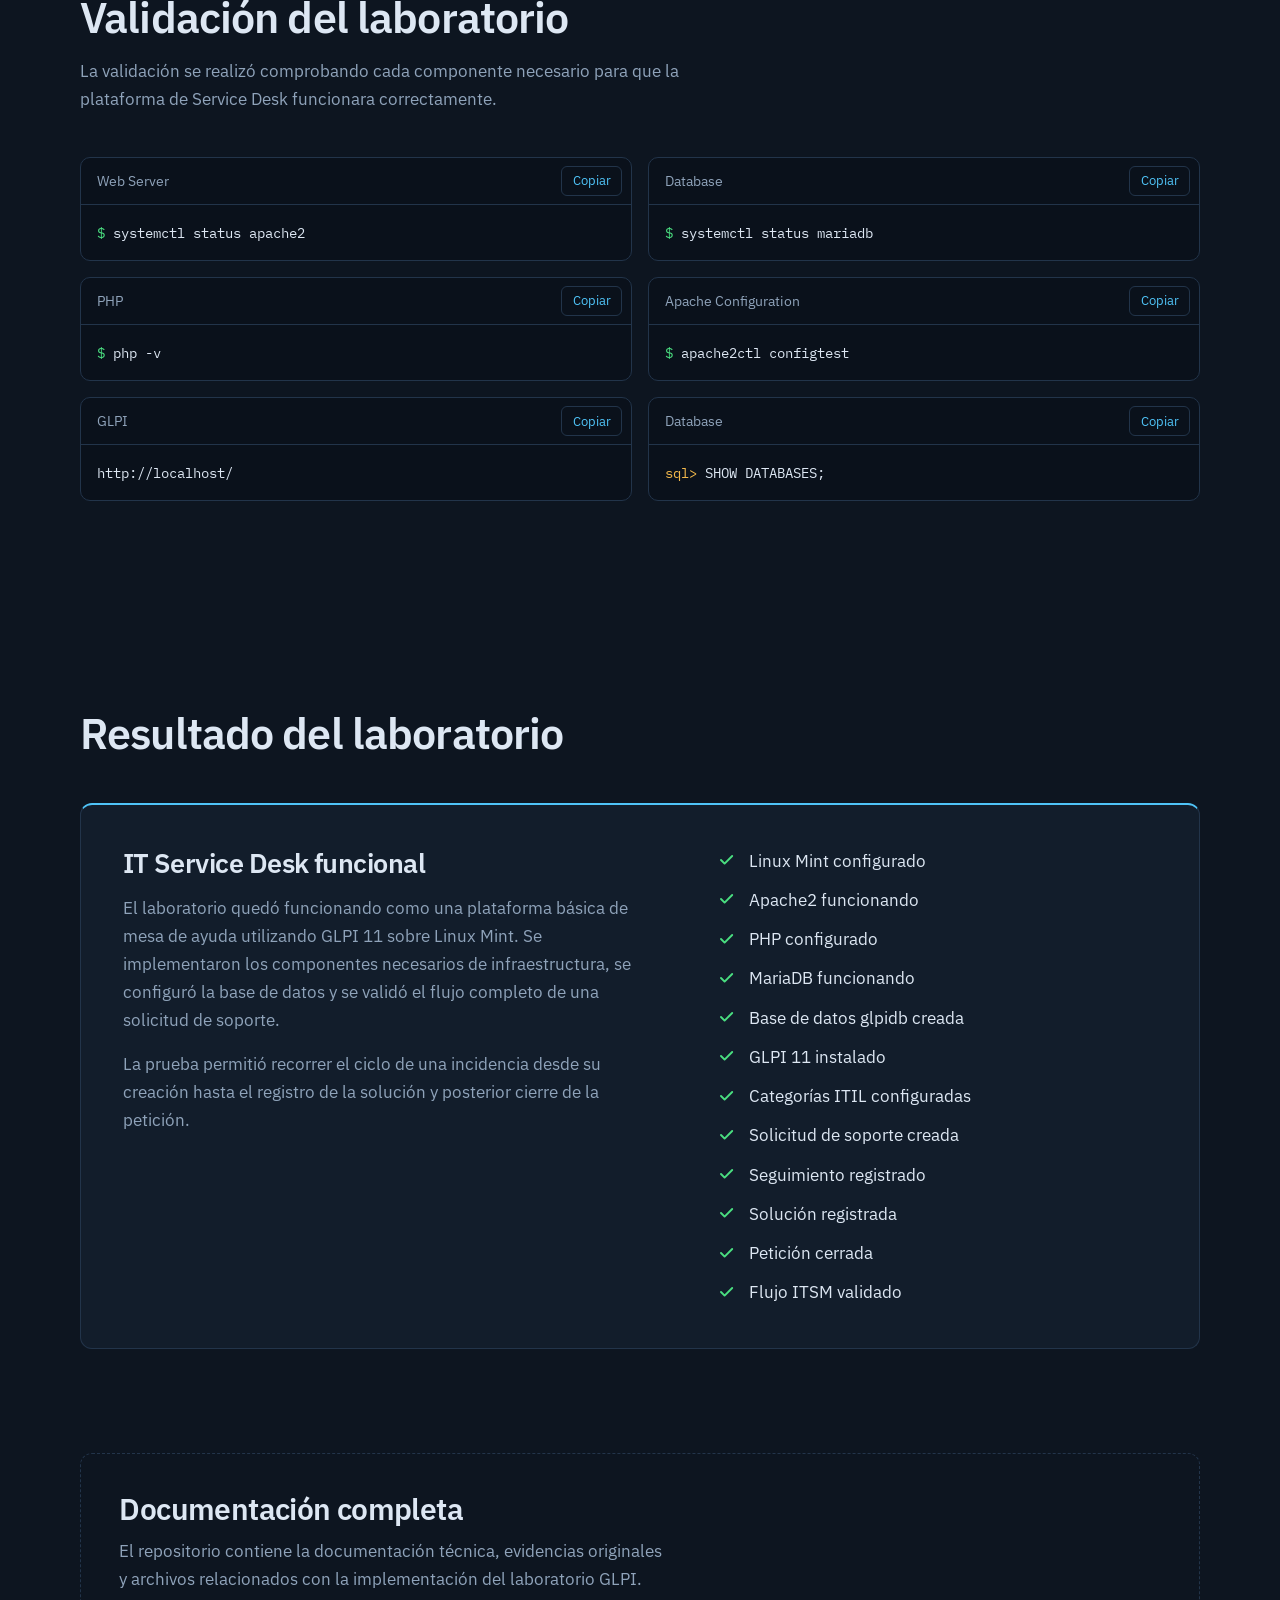
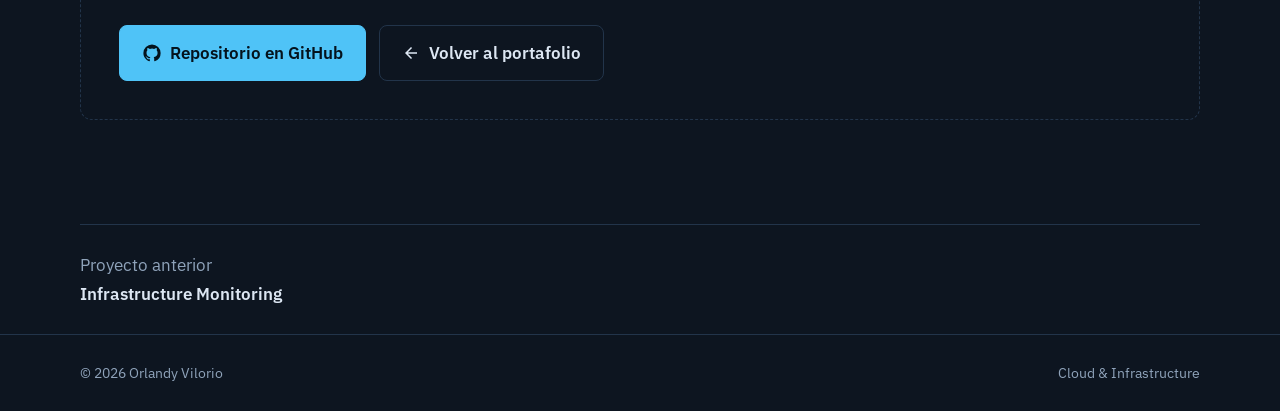
<file: Proyectos/Proyecto-05.html>
<!DOCTYPE html>
<html lang="es">
<head>
<meta charset="UTF-8">
<meta name="viewport" content="width=device-width, initial-scale=1.0">
<title>Proyecto 05 | IT Service Desk &amp; Ticketing | Orlandy Vilorio</title>
<meta name="description" content="Laboratorio práctico de IT Service Desk utilizando GLPI 11, Linux Mint, Apache, PHP y MariaDB desarrollado por Orlandy Vilorio.">
<meta name="theme-color" content="#0D1520">
<link rel="icon" href="data:image/svg+xml,%3Csvg xmlns='http://www.w3.org/2000/svg' viewBox='0 0 64 64'%3E%3Crect width='64' height='64' rx='12' fill='%230D1520'/%3E%3Ctext x='32' y='42' font-family='monospace' font-size='28' font-weight='700' fill='%234FC3F7' text-anchor='middle'%3EOV%3C/text%3E%3C/svg%3E">
<link rel="preconnect" href="https://fonts.googleapis.com">
<link rel="preconnect" href="https://fonts.gstatic.com" crossorigin>
<link href="https://fonts.googleapis.com/css2?family=IBM+Plex+Mono:wght@400;500&family=IBM+Plex+Sans:wght@400;500;600&display=swap" rel="stylesheet">
<link rel="stylesheet" href="../css/style.css">
<link rel="stylesheet" href="../css/project.css">
<noscript><style>.shot img{opacity:1}.rise{opacity:1;transform:none}</style></noscript>
</head>

<body>
<div class="progress" id="progress" aria-hidden="true"></div>
<a class="skip" href="#main">Saltar al contenido</a>

<header class="site-header">
  <div class="wrap bar">
    <a class="brand" href="../index.html" aria-label="Volver al portafolio" translate="no"><b>~/</b>orlandy<span class="cur" aria-hidden="true"></span></a>
    <button class="menu-btn" id="menuBtn" aria-label="Menú" aria-expanded="false" aria-controls="nav"><span></span></button>
    <nav class="nav" id="nav" aria-label="Principal">
      <a class="link" href="#overview">Entorno</a>
      <a class="link" href="#evidence">Evidencias</a>
      <a class="link" href="#validation">Validación</a>
      <a class="link" href="#results">Resultado</a>
      <div class="lang" role="group" aria-label="Idioma" translate="no">
        <button type="button" data-lang="es" aria-pressed="true">ES</button>
        <button type="button" data-lang="en" aria-pressed="false">EN</button>
      </div>
    </nav>
  </div>
</header>

<main id="main">

  <!-- ============ HERO ============ -->
  <div class="hero">
    <canvas id="net" aria-hidden="true"></canvas>
    <div class="wrap">
      <div class="p-hero">
        <span class="status-pill rise d1"><span class="dot"></span>Proyecto 05: laboratorio de infraestructura</span>
        <h1 class="rise d2">IT Service Desk &amp; Ticketing</h1>
        <ul class="chips rise d3" translate="no"><li>GLPI</li><li>ITSM</li><li>Linux</li><li>Apache</li><li>PHP</li><li>MariaDB</li></ul>
        <p class="lead rise d4">Laboratorio práctico de IT Service Desk desarrollado utilizando GLPI 11 sobre Linux Mint. El objetivo fue implementar una plataforma de mesa de ayuda funcional para gestionar solicitudes de soporte, clasificación de incidencias, seguimiento, solución y cierre de peticiones.</p>
        <div class="actions rise d5">
          <a class="btn" href="https://github.com/orlandyvalvarez/it-service-desk-glpi" target="_blank" rel="noopener"><svg viewBox="0 0 24 24" aria-hidden="true"><path d="M12 .5A11.5 11.5 0 0 0 .5 12c0 5.08 3.29 9.39 7.86 10.91.58.1.79-.25.79-.56v-2c-3.2.7-3.87-1.37-3.87-1.37-.52-1.33-1.28-1.69-1.28-1.69-1.04-.71.08-.7.08-.7 1.15.08 1.76 1.19 1.76 1.19 1.03 1.76 2.69 1.25 3.35.96.1-.75.4-1.25.73-1.54-2.55-.29-5.24-1.28-5.24-5.69 0-1.26.45-2.29 1.19-3.1-.12-.29-.52-1.47.11-3.06 0 0 .97-.31 3.18 1.18a11 11 0 0 1 5.78 0c2.2-1.49 3.17-1.18 3.17-1.18.63 1.59.23 2.77.11 3.06.74.81 1.19 1.84 1.19 3.1 0 4.42-2.69 5.39-5.25 5.68.41.36.78 1.06.78 2.14v3.17c0 .31.21.67.8.56A11.51 11.51 0 0 0 23.5 12 11.5 11.5 0 0 0 12 .5Z"/></svg>Ver repositorio</a>
          <a class="btn ghost" href="../index.html"><svg viewBox="0 0 24 24" aria-hidden="true"><path d="M20 11H7.83l5.59-5.59L12 4l-8 8 8 8 1.41-1.41L7.83 13H20v-2Z"/></svg>Volver al portafolio</a>
        </div>
      </div>
    </div>
  </div>

  <!-- ============ ENTORNO ============ -->
  <section id="overview">
    <div class="wrap ov-grid">
      <div class="sec-head">
        <h2>Entorno del laboratorio</h2>
        <p>El laboratorio fue construido directamente sobre Linux Mint utilizando una instalación local de Apache, PHP y MariaDB. Sobre esta infraestructura se implementó GLPI 11 para simular un entorno básico de mesa de ayuda y gestión de incidencias.</p>
      </div>
      <div class="spec">
        <div class="spec-head" translate="no">lab.conf</div>
        <dl><div><dt>Sistema Operativo</dt><dd translate="no">Linux Mint</dd></div><div><dt>Service Desk</dt><dd translate="no">GLPI 11</dd></div><div><dt>Web Server</dt><dd translate="no">Apache2</dd></div><div><dt>Application</dt><dd translate="no">PHP</dd></div><div><dt>Database</dt><dd translate="no">MariaDB</dd></div><div><dt>Database Name</dt><dd translate="no">glpidb</dd></div><div><dt>ITIL Categories</dt><dd translate="no">Hardware / Software</dd></div><div><dt>Ticketing</dt><dd translate="no">Request → Solution → Close</dd></div></dl>
      </div>
    </div>
  </section>

  <!-- ============ EVIDENCIAS ============ -->
  <section id="evidence" class="steps-section">
    <div class="wrap">
      <div class="sec-head">
        <h2>Implementación paso a paso</h2>
        <p>Las capturas documentan las principales etapas de instalación, configuración y validación del laboratorio. Algunas muestran comandos de terminal porque fueron utilizados para instalar, configurar o comprobar los servicios desde Linux.</p>
      </div>
      <div class="steps-layout">
        <nav class="steps-nav" aria-label="Pasos del laboratorio">
          <h3>16 pasos</h3>
          <a href="#step-01"><span>01</span>Apache funcionando</a><a href="#step-02"><span>02</span>PHP funcionando</a><a href="#step-03"><span>03</span>MariaDB funcionando</a><a href="#step-04"><span>04</span>Seguridad de MariaDB</a><a href="#step-05"><span>05</span>Base de datos de GLPI</a><a href="#step-06"><span>06</span>Usuario de base de datos</a><a href="#step-07"><span>07</span>Archivos de GLPI preparados</a><a href="#step-08"><span>08</span>Requisitos del sistema</a><a href="#step-09"><span>09</span>Selección de base de datos</a><a href="#step-10"><span>10</span>Instalación completada</a><a href="#step-11"><span>11</span>Panel principal de GLPI</a><a href="#step-12"><span>12</span>Categorías ITIL</a><a href="#step-13"><span>13</span>Primera petición de soporte</a><a href="#step-14"><span>14</span>Seguimiento de la petición</a><a href="#step-15"><span>15</span>Solución y cierre de la petición</a><a href="#step-16"><span>16</span>Usuario técnico</a>
        </nav>
        <div class="steps">
          <article class="step" id="step-01">
            <span class="step-num" aria-hidden="true">01</span>
            <h3>Apache funcionando</h3>
            <p>Se instaló Apache2 y se verificó que el servidor web estuviera funcionando correctamente en Linux Mint.</p>
            <button class="shot" type="button" data-full="https://raw.githubusercontent.com/orlandyvalvarez/it-service-desk-glpi/main/01-Runnig%20Apache.png" data-alt="Apache funcionando" data-title="01. Apache funcionando" aria-label="Ampliar captura: Apache funcionando"><img src="https://raw.githubusercontent.com/orlandyvalvarez/it-service-desk-glpi/main/01-Runnig%20Apache.png" alt="Apache funcionando" loading="lazy" decoding="async"></button>
            <ul class="chips"><li translate="no">Apache2</li><li translate="no">Web Server</li></ul>
          </article>
          <article class="step" id="step-02">
            <span class="step-num" aria-hidden="true">02</span>
            <h3>PHP funcionando</h3>
            <p>Se instalaron PHP y las extensiones necesarias para permitir la ejecución de GLPI sobre Apache.</p>
            <button class="shot" type="button" data-full="https://raw.githubusercontent.com/orlandyvalvarez/it-service-desk-glpi/main/02-Running%20PHP.png" data-alt="PHP funcionando" data-title="02. PHP funcionando" aria-label="Ampliar captura: PHP funcionando"><img src="https://raw.githubusercontent.com/orlandyvalvarez/it-service-desk-glpi/main/02-Running%20PHP.png" alt="PHP funcionando" loading="lazy" decoding="async"></button>
            <ul class="chips"><li translate="no">PHP</li><li translate="no">PHP Extensions</li></ul>
          </article>
          <article class="step" id="step-03">
            <span class="step-num" aria-hidden="true">03</span>
            <h3>MariaDB funcionando</h3>
            <p>Se instaló MariaDB como sistema gestor de base de datos utilizado por GLPI.</p>
            <button class="shot" type="button" data-full="https://raw.githubusercontent.com/orlandyvalvarez/it-service-desk-glpi/main/03-MariaDB-Funcionando.png" data-alt="MariaDB funcionando" data-title="03. MariaDB funcionando" aria-label="Ampliar captura: MariaDB funcionando"><img src="https://raw.githubusercontent.com/orlandyvalvarez/it-service-desk-glpi/main/03-MariaDB-Funcionando.png" alt="MariaDB funcionando" loading="lazy" decoding="async"></button>
            <ul class="chips"><li translate="no">MariaDB</li><li translate="no">Database Server</li></ul>
          </article>
          <article class="step" id="step-04">
            <span class="step-num" aria-hidden="true">04</span>
            <h3>Seguridad de MariaDB</h3>
            <p>Se ejecutó la configuración de seguridad inicial de MariaDB eliminando usuarios anónimos, base de datos de prueba y acceso remoto de root.</p>
            <button class="shot" type="button" data-full="https://raw.githubusercontent.com/orlandyvalvarez/it-service-desk-glpi/main/04-MariaDB-Seguridad-Configurada.png" data-alt="Seguridad MariaDB configurada" data-title="04. Seguridad de MariaDB" aria-label="Ampliar captura: Seguridad de MariaDB"><img src="https://raw.githubusercontent.com/orlandyvalvarez/it-service-desk-glpi/main/04-MariaDB-Seguridad-Configurada.png" alt="Seguridad MariaDB configurada" loading="lazy" decoding="async"></button>
            <ul class="chips"><li translate="no">MariaDB Security</li><li translate="no">Hardening</li></ul>
          </article>
          <article class="step" id="step-05">
            <span class="step-num" aria-hidden="true">05</span>
            <h3>Base de datos de GLPI</h3>
            <p>Se creó la base de datos glpidb destinada al almacenamiento de la plataforma GLPI.</p>
            <button class="shot" type="button" data-full="https://raw.githubusercontent.com/orlandyvalvarez/it-service-desk-glpi/main/05-BaseDatos-GLPI-Creada.png" data-alt="Base de datos GLPI creada" data-title="05. Base de datos de GLPI" aria-label="Ampliar captura: Base de datos de GLPI"><img src="https://raw.githubusercontent.com/orlandyvalvarez/it-service-desk-glpi/main/05-BaseDatos-GLPI-Creada.png" alt="Base de datos GLPI creada" loading="lazy" decoding="async"></button>
            <ul class="chips"><li translate="no">glpidb</li><li translate="no">MariaDB</li></ul>
          </article>
          <article class="step" id="step-06">
            <span class="step-num" aria-hidden="true">06</span>
            <h3>Usuario de base de datos</h3>
            <p>Se creó el usuario dedicado que utilizará GLPI para conectarse con MariaDB.</p>
            <button class="shot" type="button" data-full="https://raw.githubusercontent.com/orlandyvalvarez/it-service-desk-glpi/main/06-Usuario-GLPI-Creado.png" data-alt="Usuario GLPI creado en MariaDB" data-title="06. Usuario de base de datos" aria-label="Ampliar captura: Usuario de base de datos"><img src="https://raw.githubusercontent.com/orlandyvalvarez/it-service-desk-glpi/main/06-Usuario-GLPI-Creado.png" alt="Usuario GLPI creado en MariaDB" loading="lazy" decoding="async"></button>
            <ul class="chips"><li translate="no">Database User</li><li translate="no">Permissions</li></ul>
          </article>
          <article class="step" id="step-07">
            <span class="step-num" aria-hidden="true">07</span>
            <h3>Archivos de GLPI preparados</h3>
            <p>Se descargaron y prepararon los archivos de GLPI 11 dentro del directorio web de Apache.</p>
            <button class="shot" type="button" data-full="https://raw.githubusercontent.com/orlandyvalvarez/it-service-desk-glpi/main/07-GLPI-Archivos-Preparados.png" data-alt="Archivos GLPI preparados" data-title="07. Archivos de GLPI preparados" aria-label="Ampliar captura: Archivos de GLPI preparados"><img src="https://raw.githubusercontent.com/orlandyvalvarez/it-service-desk-glpi/main/07-GLPI-Archivos-Preparados.png" alt="Archivos GLPI preparados" loading="lazy" decoding="async"></button>
            <ul class="chips"><li translate="no">GLPI 11</li><li translate="no">Apache DocumentRoot</li></ul>
          </article>
          <article class="step" id="step-08">
            <span class="step-num" aria-hidden="true">08</span>
            <h3>Requisitos del sistema</h3>
            <p>Se validaron desde el instalador web los requisitos necesarios para ejecutar correctamente GLPI.</p>
            <button class="shot" type="button" data-full="https://raw.githubusercontent.com/orlandyvalvarez/it-service-desk-glpi/main/09-GLPI-Requisitos-Sistema.png" data-alt="Requisitos del sistema GLPI" data-title="08. Requisitos del sistema" aria-label="Ampliar captura: Requisitos del sistema"><img src="https://raw.githubusercontent.com/orlandyvalvarez/it-service-desk-glpi/main/09-GLPI-Requisitos-Sistema.png" alt="Requisitos del sistema GLPI" loading="lazy" decoding="async"></button>
            <ul class="chips"><li translate="no">GLPI Requirements</li><li translate="no">System Validation</li></ul>
          </article>
          <article class="step" id="step-09">
            <span class="step-num" aria-hidden="true">09</span>
            <h3>Selección de base de datos</h3>
            <p>Durante el asistente de instalación se configuró la conexión de GLPI con MariaDB y se seleccionó la base de datos glpidb.</p>
            <button class="shot" type="button" data-full="https://raw.githubusercontent.com/orlandyvalvarez/it-service-desk-glpi/main/10-GLPI-BaseDatos-Seleccionada.png" data-alt="Base de datos seleccionada en GLPI" data-title="09. Selección de base de datos" aria-label="Ampliar captura: Selección de base de datos"><img src="https://raw.githubusercontent.com/orlandyvalvarez/it-service-desk-glpi/main/10-GLPI-BaseDatos-Seleccionada.png" alt="Base de datos seleccionada en GLPI" loading="lazy" decoding="async"></button>
            <ul class="chips"><li translate="no">GLPI Installer</li><li translate="no">MariaDB Connection</li></ul>
          </article>
          <article class="step" id="step-10">
            <span class="step-num" aria-hidden="true">10</span>
            <h3>Instalación completada</h3>
            <p>Se completó correctamente el asistente de instalación de GLPI 11 y se verificó la creación de la plataforma.</p>
            <button class="shot" type="button" data-full="https://raw.githubusercontent.com/orlandyvalvarez/it-service-desk-glpi/main/11-GLPI-Instalacion-Completada.png" data-alt="Instalación GLPI completada" data-title="10. Instalación completada" aria-label="Ampliar captura: Instalación completada"><img src="https://raw.githubusercontent.com/orlandyvalvarez/it-service-desk-glpi/main/11-GLPI-Instalacion-Completada.png" alt="Instalación GLPI completada" loading="lazy" decoding="async"></button>
            <ul class="chips"><li translate="no">Installation</li><li translate="no">GLPI 11</li></ul>
          </article>
          <article class="step" id="step-11">
            <span class="step-num" aria-hidden="true">11</span>
            <h3>Panel principal de GLPI</h3>
            <p>Se accedió al panel principal de GLPI para comprobar que la plataforma estaba disponible y operativa.</p>
            <button class="shot" type="button" data-full="https://raw.githubusercontent.com/orlandyvalvarez/it-service-desk-glpi/main/12-GLPI-Panel-Principal.png" data-alt="Panel principal de GLPI" data-title="11. Panel principal de GLPI" aria-label="Ampliar captura: Panel principal de GLPI"><img src="https://raw.githubusercontent.com/orlandyvalvarez/it-service-desk-glpi/main/12-GLPI-Panel-Principal.png" alt="Panel principal de GLPI" loading="lazy" decoding="async"></button>
            <ul class="chips"><li translate="no">GLPI Dashboard</li><li translate="no">Service Desk</li></ul>
          </article>
          <article class="step" id="step-12">
            <span class="step-num" aria-hidden="true">12</span>
            <h3>Categorías ITIL</h3>
            <p>Se configuraron categorías para clasificar solicitudes de soporte de hardware y software.</p>
            <button class="shot" type="button" data-full="https://raw.githubusercontent.com/orlandyvalvarez/it-service-desk-glpi/main/13-GLPI-Categorias-Tickets.png" data-alt="Categorías ITIL de GLPI" data-title="12. Categorías ITIL" aria-label="Ampliar captura: Categorías ITIL"><img src="https://raw.githubusercontent.com/orlandyvalvarez/it-service-desk-glpi/main/13-GLPI-Categorias-Tickets.png" alt="Categorías ITIL de GLPI" loading="lazy" decoding="async"></button>
            <ul class="chips"><li translate="no">ITIL</li><li translate="no">Ticket Categories</li></ul>
          </article>
          <article class="step" id="step-13">
            <span class="step-num" aria-hidden="true">13</span>
            <h3>Primera petición de soporte</h3>
            <p>Se registró una solicitud simulando una incidencia real de soporte: una computadora que no inicia correctamente.</p>
            <button class="shot" type="button" data-full="https://raw.githubusercontent.com/orlandyvalvarez/it-service-desk-glpi/main/14-GLPI-Primer-Ticket.png" data-alt="Primer ticket GLPI" data-title="13. Primera petición de soporte" aria-label="Ampliar captura: Primera petición de soporte"><img src="https://raw.githubusercontent.com/orlandyvalvarez/it-service-desk-glpi/main/14-GLPI-Primer-Ticket.png" alt="Primer ticket GLPI" loading="lazy" decoding="async"></button>
            <ul class="chips"><li translate="no">Ticket</li><li translate="no">Hardware Support</li></ul>
          </article>
          <article class="step" id="step-14">
            <span class="step-num" aria-hidden="true">14</span>
            <h3>Seguimiento de la petición</h3>
            <p>Se realizó seguimiento de la incidencia utilizando el flujo de gestión de solicitudes de GLPI.</p>
            <button class="shot" type="button" data-full="https://raw.githubusercontent.com/orlandyvalvarez/it-service-desk-glpi/main/15-GLPI-Primer-Ticket.png" data-alt="Seguimiento del primer ticket" data-title="14. Seguimiento de la petición" aria-label="Ampliar captura: Seguimiento de la petición"><img src="https://raw.githubusercontent.com/orlandyvalvarez/it-service-desk-glpi/main/15-GLPI-Primer-Ticket.png" alt="Seguimiento del primer ticket" loading="lazy" decoding="async"></button>
            <ul class="chips"><li translate="no">Ticket Tracking</li><li translate="no">ITSM</li></ul>
          </article>
          <article class="step" id="step-15">
            <span class="step-num" aria-hidden="true">15</span>
            <h3>Solución y cierre de la petición</h3>
            <p>Se registró la solución de la incidencia, se aprobó la resolución y finalmente se cerró la solicitud.</p>
            <button class="shot" type="button" data-full="https://raw.githubusercontent.com/orlandyvalvarez/it-service-desk-glpi/main/16-GLPI-Peticion-Cerrada.png" data-alt="Petición GLPI cerrada" data-title="15. Solución y cierre de la petición" aria-label="Ampliar captura: Solución y cierre de la petición"><img src="https://raw.githubusercontent.com/orlandyvalvarez/it-service-desk-glpi/main/16-GLPI-Peticion-Cerrada.png" alt="Petición GLPI cerrada" loading="lazy" decoding="async"></button>
            <ul class="chips"><li translate="no">Solution</li><li translate="no">Ticket Closed</li></ul>
          </article>
          <article class="step" id="step-16">
            <span class="step-num" aria-hidden="true">16</span>
            <h3>Usuario técnico</h3>
            <p>Evidencia relacionada con la configuración de usuarios dentro de la plataforma GLPI para representar diferentes roles del Service Desk.</p>
            <button class="shot" type="button" data-full="https://raw.githubusercontent.com/orlandyvalvarez/it-service-desk-glpi/main/17-GLPI-Usuario-Tecnico.png" data-alt="Usuario técnico GLPI" data-title="16. Usuario técnico" aria-label="Ampliar captura: Usuario técnico"><img src="https://raw.githubusercontent.com/orlandyvalvarez/it-service-desk-glpi/main/17-GLPI-Usuario-Tecnico.png" alt="Usuario técnico GLPI" loading="lazy" decoding="async"></button>
            <ul class="chips"><li translate="no">GLPI User</li><li translate="no">Technician</li></ul>
          </article>
        </div>
      </div>
    </div>
  </section>

  <!-- ============ VALIDACIÓN ============ -->
  <section id="validation">
    <div class="wrap">
      <div class="sec-head">
        <h2>Validación del laboratorio</h2>
        <p>La validación se realizó comprobando cada componente necesario para que la plataforma de Service Desk funcionara correctamente.</p>
      </div>
      <div class="cmds">
          <div class="cmd">
            <div class="cmd-head"><span>Web Server</span><button type="button">Copiar</button></div>
            <pre translate="no"><code><span class="sh">systemctl status apache2</span></code></pre>
          </div>
          <div class="cmd">
            <div class="cmd-head"><span>Database</span><button type="button">Copiar</button></div>
            <pre translate="no"><code><span class="sh">systemctl status mariadb</span></code></pre>
          </div>
          <div class="cmd">
            <div class="cmd-head"><span>PHP</span><button type="button">Copiar</button></div>
            <pre translate="no"><code><span class="sh">php -v</span></code></pre>
          </div>
          <div class="cmd">
            <div class="cmd-head"><span>Apache Configuration</span><button type="button">Copiar</button></div>
            <pre translate="no"><code><span class="sh">apache2ctl configtest</span></code></pre>
          </div>
          <div class="cmd">
            <div class="cmd-head"><span>GLPI</span><button type="button">Copiar</button></div>
            <pre translate="no"><code><span>http://localhost/</span></code></pre>
          </div>
          <div class="cmd">
            <div class="cmd-head"><span>Database</span><button type="button">Copiar</button></div>
            <pre translate="no"><code><span class="sql">SHOW DATABASES;</span></code></pre>
          </div>
      </div>
    </div>
  </section>

  <!-- ============ RESULTADO ============ -->
  <section id="results">
    <div class="wrap">
      <div class="sec-head"><h2>Resultado del laboratorio</h2></div>
      <div class="result">
        <div>
          <h3>IT Service Desk funcional</h3>
          <p>El laboratorio quedó funcionando como una plataforma básica de mesa de ayuda utilizando GLPI 11 sobre Linux Mint. Se implementaron los componentes necesarios de infraestructura, se configuró la base de datos y se validó el flujo completo de una solicitud de soporte.</p><p>La prueba permitió recorrer el ciclo de una incidencia desde su creación hasta el registro de la solución y posterior cierre de la petición.</p>
        </div>
        <ul class="checks"><li><svg viewBox="0 0 24 24" aria-hidden="true"><path d="M5 12.5l4.5 4.5L19 7.5"/></svg><span>Linux Mint configurado</span></li><li><svg viewBox="0 0 24 24" aria-hidden="true"><path d="M5 12.5l4.5 4.5L19 7.5"/></svg><span>Apache2 funcionando</span></li><li><svg viewBox="0 0 24 24" aria-hidden="true"><path d="M5 12.5l4.5 4.5L19 7.5"/></svg><span>PHP configurado</span></li><li><svg viewBox="0 0 24 24" aria-hidden="true"><path d="M5 12.5l4.5 4.5L19 7.5"/></svg><span>MariaDB funcionando</span></li><li><svg viewBox="0 0 24 24" aria-hidden="true"><path d="M5 12.5l4.5 4.5L19 7.5"/></svg><span>Base de datos glpidb creada</span></li><li><svg viewBox="0 0 24 24" aria-hidden="true"><path d="M5 12.5l4.5 4.5L19 7.5"/></svg><span>GLPI 11 instalado</span></li><li><svg viewBox="0 0 24 24" aria-hidden="true"><path d="M5 12.5l4.5 4.5L19 7.5"/></svg><span>Categorías ITIL configuradas</span></li><li><svg viewBox="0 0 24 24" aria-hidden="true"><path d="M5 12.5l4.5 4.5L19 7.5"/></svg><span>Solicitud de soporte creada</span></li><li><svg viewBox="0 0 24 24" aria-hidden="true"><path d="M5 12.5l4.5 4.5L19 7.5"/></svg><span>Seguimiento registrado</span></li><li><svg viewBox="0 0 24 24" aria-hidden="true"><path d="M5 12.5l4.5 4.5L19 7.5"/></svg><span>Solución registrada</span></li><li><svg viewBox="0 0 24 24" aria-hidden="true"><path d="M5 12.5l4.5 4.5L19 7.5"/></svg><span>Petición cerrada</span></li><li><svg viewBox="0 0 24 24" aria-hidden="true"><path d="M5 12.5l4.5 4.5L19 7.5"/></svg><span>Flujo ITSM validado</span></li></ul>
      </div>
    </div>
  </section>

  <!-- ============ REPOSITORIO ============ -->
  <section class="repo">
    <div class="wrap">
      <div class="repo-box">
        <div>
          <h2>Documentación completa</h2>
          <p>El repositorio contiene la documentación técnica, evidencias originales y archivos relacionados con la implementación del laboratorio GLPI.</p>
        </div>
        <div class="actions">
          <a class="btn" href="https://github.com/orlandyvalvarez/it-service-desk-glpi" target="_blank" rel="noopener"><svg viewBox="0 0 24 24" aria-hidden="true"><path d="M12 .5A11.5 11.5 0 0 0 .5 12c0 5.08 3.29 9.39 7.86 10.91.58.1.79-.25.79-.56v-2c-3.2.7-3.87-1.37-3.87-1.37-.52-1.33-1.28-1.69-1.28-1.69-1.04-.71.08-.7.08-.7 1.15.08 1.76 1.19 1.76 1.19 1.03 1.76 2.69 1.25 3.35.96.1-.75.4-1.25.73-1.54-2.55-.29-5.24-1.28-5.24-5.69 0-1.26.45-2.29 1.19-3.1-.12-.29-.52-1.47.11-3.06 0 0 .97-.31 3.18 1.18a11 11 0 0 1 5.78 0c2.2-1.49 3.17-1.18 3.17-1.18.63 1.59.23 2.77.11 3.06.74.81 1.19 1.84 1.19 3.1 0 4.42-2.69 5.39-5.25 5.68.41.36.78 1.06.78 2.14v3.17c0 .31.21.67.8.56A11.51 11.51 0 0 0 23.5 12 11.5 11.5 0 0 0 12 .5Z"/></svg>Repositorio en GitHub</a>
          <a class="btn ghost" href="../index.html"><svg viewBox="0 0 24 24" aria-hidden="true"><path d="M20 11H7.83l5.59-5.59L12 4l-8 8 8 8 1.41-1.41L7.83 13H20v-2Z"/></svg>Volver al portafolio</a>
        </div>
      </div>
    </div>
  </section>

  <nav class="wrap pager" aria-label="Otros proyectos"><a class="prev" href="Proyecto-04.html">Proyecto anterior<strong>Infrastructure Monitoring</strong></a></nav>
</main>

<footer>
  <div class="wrap">
    <span>© 2026 Orlandy Vilorio</span>
    <span>Cloud &amp; Infrastructure</span>
  </div>
</footer>

<!-- Visor de capturas -->
<div class="lb" id="lightbox" role="dialog" aria-modal="true" aria-label="Visor de capturas" aria-hidden="true" translate="no">
  <div class="lb-top"><span class="lb-title"></span><button type="button" data-lb="close">Cerrar (Esc)</button></div>
  <div class="lb-stage"><img alt=""></div>
  <div class="lb-bottom"><span class="lb-count"></span>
    <div class="lb-nav"><button type="button" data-lb="prev" aria-label="Captura anterior">Anterior</button><button type="button" data-lb="next" aria-label="Captura siguiente">Siguiente</button></div>
  </div>
</div>

<div class="toast" id="toast" role="status" aria-live="polite"></div>
<div id="google_translate_element" aria-hidden="true"></div>

<script src="../js/main.js"></script>
<script src="../js/project.js"></script>
</body>
</html>
</file>
<file: css/style.css>
/* =========================================================
   style.css  -  base compartida (home + proyectos)
   Tokens, tipografía, header, botones, chips, footer, utilidades
   ========================================================= */

:root{
  --bg:#0D1520;
  --panel:#121D2B;
  --panel-2:#17263A;
  --line:#22344A;
  --text:#DDE7F3;
  --muted:#8FA3BA;
  --accent:#4FC3F7;
  --signal:#F2B84B;
  --ok:#4ADE80;
  --sans:"IBM Plex Sans",system-ui,-apple-system,"Segoe UI",Roboto,sans-serif;
  --mono:"IBM Plex Mono",ui-monospace,SFMono-Regular,Menlo,Consolas,monospace;
  --wrap:1120px;
  color-scheme:dark;
}

*,*::before,*::after{box-sizing:border-box}
html{scroll-behavior:smooth;scroll-padding-top:84px}
body{
  margin:0;background:var(--bg);color:var(--text);
  font-family:var(--sans);font-size:1.0625rem;line-height:1.65;
  -webkit-font-smoothing:antialiased;
  top:0!important; /* evita el desplazamiento que mete Google Translate */
}
img{max-width:100%;display:block}
a{color:inherit}
h1,h2,h3{margin:0;line-height:1.15;letter-spacing:-.02em}
p{margin:0}
ul,ol,dl,dd{margin:0;padding:0;list-style:none}
code,pre{font-family:var(--mono)}
:focus-visible{outline:2px solid var(--accent);outline-offset:3px;border-radius:4px}
section{padding:clamp(4rem,9vw,6.5rem) 0}

.wrap{width:min(var(--wrap),100% - 2.5rem);margin-inline:auto}
.skip{position:absolute;left:-999px;top:8px;background:var(--accent);color:#04121c;padding:.5rem .9rem;border-radius:6px;z-index:100}
.skip:focus{left:8px}

/* ---------- Header ---------- */
.site-header{
  position:sticky;top:0;z-index:50;
  background:rgba(13,21,32,.78);
  backdrop-filter:blur(12px);-webkit-backdrop-filter:blur(12px);
  border-bottom:1px solid var(--line);
}
.bar{display:flex;align-items:center;justify-content:space-between;height:64px;gap:1rem}
.brand{font-family:var(--mono);font-weight:500;text-decoration:none;font-size:1.05rem;letter-spacing:.01em}
.brand b{color:var(--accent);font-weight:500}
.brand .cur{display:inline-block;width:.55em;height:1.05em;background:var(--accent);vertical-align:-.15em;margin-left:2px;animation:blink 1.1s steps(1) infinite}
.nav{display:flex;align-items:center;gap:1.75rem}
.nav a.link{text-decoration:none;color:var(--muted);font-size:.95rem;padding:.25rem 0;border-bottom:1px solid transparent;transition:color .2s,border-color .2s}
.nav a.link:hover,.nav a.link.active{color:var(--text);border-color:var(--accent)}
.lang{display:inline-flex;border:1px solid var(--line);border-radius:8px;overflow:hidden;font-family:var(--mono);font-size:.8rem}
.lang button{background:none;border:0;color:var(--muted);padding:.35rem .65rem;cursor:pointer;font:inherit}
.lang button[aria-pressed="true"]{background:var(--panel-2);color:var(--accent)}
.menu-btn{display:none;background:none;border:1px solid var(--line);color:var(--text);border-radius:8px;width:40px;height:40px;cursor:pointer}
.menu-btn span,.menu-btn span::before,.menu-btn span::after{display:block;width:18px;height:2px;background:currentColor;margin:auto;position:relative}
.menu-btn span::before,.menu-btn span::after{content:"";position:absolute;left:0}
.menu-btn span::before{top:-6px}.menu-btn span::after{top:6px}

/* ---------- Botones e iconos ---------- */
.btn{
  display:inline-flex;align-items:center;gap:.55rem;text-decoration:none;
  background:var(--accent);color:#04121c;
  padding:.8rem 1.4rem;border-radius:8px;border:1px solid var(--accent);cursor:pointer;
  font:inherit;font-weight:600;transition:transform .2s,box-shadow .2s,background .2s,color .2s;
}
.btn:hover{transform:translateY(-2px);box-shadow:0 8px 24px -8px rgba(79,195,247,.6)}
.btn.ghost{background:transparent;color:var(--text);border-color:var(--line)}
.btn.ghost:hover{border-color:var(--accent);color:var(--accent);box-shadow:none}
.btn svg{width:18px;height:18px;fill:currentColor;flex:none}
.icon-links{display:flex;gap:.6rem}
.icon-links a{
  width:44px;height:44px;display:grid;place-items:center;border-radius:8px;
  border:1px solid var(--line);color:var(--muted);transition:color .2s,border-color .2s,background .2s;
}
.icon-links a:hover{color:var(--accent);border-color:var(--accent);background:var(--panel)}
.icon-links svg{width:20px;height:20px;fill:currentColor}

/* ---------- Chips ---------- */
.chips{display:flex;flex-wrap:wrap;gap:.45rem}
.chips li{
  font-family:var(--mono);font-size:.8rem;color:var(--text);
  background:var(--panel-2);border:1px solid var(--line);border-radius:6px;padding:.2rem .55rem;
}

/* ---------- Hero (compartido) ---------- */
.hero{position:relative;overflow:hidden;border-bottom:1px solid var(--line)}
#net{position:absolute;inset:0;width:100%;height:100%;display:block}
.hero::after{
  content:"";position:absolute;inset:0;pointer-events:none;
  background:linear-gradient(90deg,var(--bg) 0%,rgba(13,21,32,.88) 32%,rgba(13,21,32,0) 68%),
             linear-gradient(0deg,var(--bg) 0%,rgba(13,21,32,0) 22%);
}
.status-pill{
  display:inline-flex;align-items:center;gap:.6rem;
  border:1px solid var(--line);background:rgba(18,29,43,.8);
  padding:.35rem .85rem;border-radius:999px;font-size:.88rem;color:var(--muted);
}
.dot{width:8px;height:8px;border-radius:50%;background:var(--ok);box-shadow:0 0 0 0 rgba(74,222,128,.6);animation:pulse 2s infinite}

/* ---------- Secciones ---------- */
.sec-head{margin-bottom:2.75rem;max-width:40rem}
h2{font-size:clamp(1.9rem,4vw,2.7rem);font-weight:600}
.sec-head p{color:var(--muted);margin-top:.9rem}

/* ---------- Footer y toast ---------- */
footer{border-top:1px solid var(--line);padding:1.6rem 0;color:var(--muted);font-size:.9rem}
footer .wrap{display:flex;justify-content:space-between;gap:1rem;flex-wrap:wrap}
.toast{
  position:fixed;left:50%;bottom:1.5rem;transform:translate(-50%,20px);opacity:0;pointer-events:none;
  background:var(--panel-2);border:1px solid var(--accent);color:var(--text);
  padding:.65rem 1.1rem;border-radius:8px;font-size:.95rem;transition:opacity .25s,transform .25s;z-index:200;
}
.toast.show{opacity:1;transform:translate(-50%,0)}

/* ---------- Secuencia de carga (un solo momento orquestado) ---------- */
.rise{opacity:0;transform:translateY(14px);animation:rise .7s cubic-bezier(.2,.7,.2,1) forwards}
.rise.d1{animation-delay:.05s}.rise.d2{animation-delay:.18s}.rise.d3{animation-delay:.3s}
.rise.d4{animation-delay:.42s}.rise.d5{animation-delay:.55s}

@keyframes rise{to{opacity:1;transform:none}}
@keyframes blink{50%{opacity:0}}
@keyframes pulse{70%{box-shadow:0 0 0 9px rgba(74,222,128,0)}100%{box-shadow:0 0 0 0 rgba(74,222,128,0)}}
@keyframes led{0%,100%{opacity:1}45%{opacity:1}50%{opacity:.25}55%{opacity:1}75%{opacity:.5}80%{opacity:1}}

/* ---------- Google Translate: ocultar su interfaz ---------- */
#google_translate_element{position:absolute!important;width:1px!important;height:1px!important;overflow:hidden!important;opacity:0!important;pointer-events:none!important}
.goog-te-banner-frame,.goog-te-menu-frame,iframe.goog-te-banner-frame,.skiptranslate iframe{display:none!important}
.goog-te-gadget{font-size:0!important}
.goog-logo-link{display:none!important}
.goog-text-highlight{background:none!important;box-shadow:none!important}

/* ---------- Responsive base ---------- */
@media (max-width:720px){
  .menu-btn{display:block}
  .nav{
    position:absolute;top:64px;left:0;right:0;flex-direction:column;align-items:flex-start;gap:0;
    background:var(--bg);border-bottom:1px solid var(--line);padding:.5rem 1.25rem 1.25rem;
    display:none;
  }
  .nav.open{display:flex}
  .nav a.link{padding:.8rem 0;width:100%;border-bottom:1px solid var(--line)}
  .nav .lang{margin-top:1rem}
}
@media (prefers-reduced-motion:reduce){
  html{scroll-behavior:auto}
  *,*::before,*::after{animation-duration:.01ms!important;animation-iteration-count:1!important;transition-duration:.01ms!important}
  .rise{opacity:1;transform:none}
}
</file>
<file: css/home.css>
/* =========================================================
   home.css  -  solo para index.html
   ========================================================= */

/* ---------- Hero ---------- */
.hero-grid{
  position:relative;z-index:2;
  display:grid;grid-template-columns:1.05fr .95fr;gap:3rem;align-items:center;
  padding:clamp(3.5rem,9vw,7rem) 0 clamp(4rem,9vw,7rem);
}
h1{
  font-size:clamp(2.6rem,6.4vw,4.9rem);font-weight:600;letter-spacing:-.035em;
  margin:1.4rem 0 .5rem;
}
.role{font-size:clamp(1.25rem,2.6vw,1.75rem);color:var(--accent);font-weight:500;letter-spacing:-.01em}
.lead{max-width:34rem;color:var(--muted);margin-top:1.4rem}
.actions{display:flex;flex-wrap:wrap;align-items:center;gap:1rem;margin-top:2.2rem}

/* Terminal */
.term{
  background:rgba(10,17,27,.92);border:1px solid var(--line);border-radius:12px;
  font-family:var(--mono);font-size:.9rem;line-height:1.7;
  box-shadow:0 30px 60px -30px rgba(0,0,0,.7);
  min-height:19.5rem;
}
.term-head{padding:.7rem 1rem;border-bottom:1px solid var(--line);color:var(--muted);font-size:.8rem}
.term-body{padding:1rem 1.15rem 1.2rem;white-space:pre-wrap;word-break:break-word}
.term .p{color:var(--ok)}
.term .c{color:var(--text)}
.term .o{color:var(--muted)}
.term .k{color:var(--accent)}
.caret{display:inline-block;width:.6em;height:1.1em;background:var(--text);vertical-align:-.2em;animation:blink 1s steps(1) infinite}

/* ---------- Perfil ---------- */
.about-grid{display:grid;grid-template-columns:280px 1fr;gap:clamp(2rem,5vw,4rem);align-items:start}
.photo{
  position:relative;aspect-ratio:1/1;border-radius:14px;overflow:hidden;
  border:1px solid var(--line);background:var(--panel);
}
.photo img{width:100%;height:100%;object-fit:cover}
.photo .fallback{position:absolute;inset:0;display:none;place-items:center;font-family:var(--mono);font-size:3rem;color:var(--accent)}
.photo.noimg .fallback{display:grid}
.about-text p{color:var(--muted);max-width:40rem}
.about-text p+p{margin-top:1rem}
.facts{margin-top:2rem;display:grid;grid-template-columns:repeat(2,minmax(0,1fr));border-top:1px solid var(--line)}
.facts div{padding:1rem 1rem 1rem 0;border-bottom:1px solid var(--line)}
.facts dt{font-size:.85rem;color:var(--muted)}
.facts dd{margin:.15rem 0 0;font-weight:500}

/* Trayectoria: cadena de nodos */
.path{margin-top:clamp(2.5rem,6vw,4rem)}
.path h3{font-size:1.1rem;font-weight:600;margin-bottom:1.5rem}
.path-line{display:flex;align-items:flex-start}
.node{flex:1 1 0;min-width:0;text-align:left;position:relative;padding-top:1.6rem}
.node::before{ /* conector hacia el siguiente nodo */
  content:"";position:absolute;top:.5rem;left:.9rem;right:-.1rem;height:1px;
  background:repeating-linear-gradient(90deg,var(--line) 0 6px,transparent 6px 10px);
}
.node:last-child::before{display:none}
.node::after{ /* el nodo */
  content:"";position:absolute;top:0;left:0;width:.95rem;height:.95rem;border-radius:50%;
  background:var(--bg);border:2px solid var(--accent);
}
.node.now::after{background:var(--accent);box-shadow:0 0 0 5px rgba(79,195,247,.18)}
.node span{display:block;font-weight:500;padding-right:.75rem;font-size:.98rem;line-height:1.35}

/* ---------- Formación ---------- */
.edu-list{border-top:1px solid var(--line)}
.edu-row{
  display:grid;grid-template-columns:240px 1fr;gap:1.5rem 3rem;
  padding:1.8rem 0;border-bottom:1px solid var(--line);
}
.edu-row h3{font-size:1.15rem;font-weight:600}
.edu-row .sub{color:var(--muted);font-size:.92rem;margin-top:.3rem}
.edu-row ul{display:grid;gap:.55rem}
.edu-row li{position:relative;padding-left:1.1rem}
.edu-row li::before{content:"";position:absolute;left:0;top:.72em;width:6px;height:1px;background:var(--accent)}
.edu-row.main li{font-size:1.1rem;font-weight:500}
.edu-row li small{color:var(--muted);font-size:.9rem}

/* ---------- Stack (rack) ---------- */
.skills{background:linear-gradient(180deg,transparent,rgba(18,29,43,.6) 20%,rgba(18,29,43,.6) 80%,transparent)}
.rack{
  display:grid;grid-template-columns:repeat(2,minmax(0,1fr));
  border:1px solid var(--line);border-radius:14px;overflow:hidden;background:var(--bg);
}
.unit{
  display:flex;gap:1.1rem;align-items:flex-start;padding:1.4rem 1.5rem;
  border-bottom:1px solid var(--line);
  background:repeating-linear-gradient(90deg,transparent 0 11px,rgba(255,255,255,.012) 11px 12px);
  transition:background-color .25s;
}
.unit:nth-child(odd){border-right:1px solid var(--line)}
.unit:nth-last-child(-n+2){border-bottom:0}
.unit:hover{background-color:var(--panel)}
.leds{display:flex;flex-direction:column;gap:6px;padding-top:.45rem}
.leds i{width:7px;height:7px;border-radius:50%;background:var(--ok);box-shadow:0 0 8px var(--ok);animation:led 3.2s infinite}
.leds i:nth-child(2){background:var(--signal);box-shadow:0 0 8px var(--signal);animation-duration:1.7s;animation-delay:.4s}
.leds i:nth-child(3){background:var(--accent);box-shadow:0 0 8px var(--accent);animation-duration:2.4s;animation-delay:.9s}
.unit:nth-child(2n) .leds i{animation-delay:1.1s}
.unit h3{font-size:1.1rem;font-weight:600;margin-bottom:.7rem}

/* ---------- Proyectos ---------- */
.grid{display:grid;grid-template-columns:repeat(3,minmax(0,1fr));gap:1.25rem}
.proj{
  position:relative;display:flex;flex-direction:column;padding:1.6rem;border-radius:12px;
  background:var(--panel);border:1px solid var(--line);
  transition:transform .25s,border-color .25s,box-shadow .25s;
}
.proj.live{border-top:2px solid var(--accent)}
.proj.live:hover{transform:translateY(-4px);border-color:var(--accent);box-shadow:0 20px 40px -24px rgba(79,195,247,.45)}
.proj.soon{background:transparent;border-style:dashed}
.proj.soon h3,.proj.soon p{opacity:.72}
.state{display:inline-flex;align-items:center;gap:.5rem;font-size:.85rem;color:var(--muted);margin-bottom:1.1rem}
.state i{width:8px;height:8px;border-radius:50%;background:var(--ok);box-shadow:0 0 8px var(--ok)}
.soon .state i{background:var(--signal);box-shadow:0 0 8px var(--signal)}
.proj h3{font-size:1.25rem;font-weight:600;margin-bottom:.65rem}
.proj p{color:var(--muted);font-size:1rem;flex:1}
.proj .chips{margin:1.3rem 0 1.4rem}
.proj .go{
  align-self:flex-start;text-decoration:none;font-weight:500;color:var(--accent);
  border-bottom:1px solid transparent;transition:border-color .2s;
}
.proj .go:hover{border-color:var(--accent)}
.proj .go.off{color:var(--muted);cursor:default}
.proj .go.off:hover{border-color:transparent}

/* ---------- Contacto ---------- */
.contact{border-top:1px solid var(--line)}
.contact-box{display:grid;grid-template-columns:1.1fr .9fr;gap:3rem;align-items:center}
.contact-box > div > p{color:var(--muted);margin-top:.9rem;max-width:30rem}
.contact-links{margin-top:1.6rem}
.contact-links a{display:inline-block;margin-right:1.4rem;color:var(--muted);text-decoration:none;border-bottom:1px solid var(--line)}
.contact-links a:hover{color:var(--text);border-color:var(--accent)}
.mail-row{
  display:flex;align-items:center;justify-content:space-between;gap:1rem;flex-wrap:wrap;
  background:var(--panel);border:1px solid var(--line);border-radius:12px;padding:1rem 1.2rem;
  font-family:var(--mono);font-size:.95rem;
}
.mail-row button{
  font-family:var(--sans);font-size:.9rem;font-weight:500;cursor:pointer;
  background:transparent;color:var(--accent);border:1px solid var(--accent);border-radius:8px;padding:.4rem .9rem;
  transition:background .2s,color .2s;
}
.mail-row button:hover{background:var(--accent);color:#04121c}

/* ---------- Responsive ---------- */
@media (max-width:980px){
  .hero-grid{grid-template-columns:1fr;gap:2.5rem}
  .hero::after{background:linear-gradient(180deg,rgba(13,21,32,.85) 0%,rgba(13,21,32,.55) 60%,var(--bg) 100%)}
  .grid{grid-template-columns:repeat(2,minmax(0,1fr))}
  .about-grid{grid-template-columns:200px 1fr}
  .contact-box{grid-template-columns:1fr;gap:2rem}
  .path-line{flex-wrap:wrap;row-gap:1.6rem}
  .node{flex:0 0 33.333%}
  .node:nth-child(3)::before{display:none}
}
@media (max-width:720px){
  .grid{grid-template-columns:1fr}
  .rack{grid-template-columns:1fr}
  .unit:nth-child(odd){border-right:0}
  .unit:nth-last-child(2){border-bottom:1px solid var(--line)}
  .about-grid{grid-template-columns:1fr}
  .photo{max-width:220px}
  .facts{grid-template-columns:1fr}
  .term{font-size:.82rem}
  .edu-row{grid-template-columns:1fr;gap:.8rem}
  .path-line{flex-direction:column;row-gap:0}
  .node{flex:none;width:100%;padding:0 0 1.5rem 1.7rem}
  .node::before{top:1rem;bottom:0;left:.4rem;right:auto;width:1px;height:auto;
    background:repeating-linear-gradient(180deg,var(--line) 0 6px,transparent 6px 10px)}
  .node:nth-child(3)::before{display:block}
  .node:last-child{padding-bottom:0}
  .node span{padding-top:0}
}

/* Espacios más compactos entre secciones */
section{padding:clamp(2.5rem,5vw,3.5rem) 0}

/* Hero: menos aire abajo */
.hero-grid{padding:clamp(2.5rem,6vw,4.5rem) 0 clamp(2.5rem,5vw,3.5rem)}

/* Encabezados de sección más pegados al contenido */
.sec-head{margin-bottom:2rem}
</file>
<file: css/project.css>
/* =========================================================
   project.css  -  solo para Proyectos/Proyecto-0X.html
   Se carga después de style.css
   ========================================================= */

/* ---------- Barra de progreso de lectura ---------- */
.progress{
  position:fixed;top:0;left:0;right:0;height:2px;z-index:60;
  background:var(--accent);transform:scaleX(0);transform-origin:0 50%;
}

/* ---------- Hero del proyecto ---------- */
.p-hero{
  position:relative;z-index:2;
  padding:clamp(3.2rem,8vw,6rem) 0 clamp(3.5rem,8vw,6rem);
  max-width:46rem;
}
.p-hero h1{
  font-size:clamp(2.3rem,5.6vw,4rem);font-weight:600;letter-spacing:-.035em;
  margin:1.3rem 0 1.2rem;
}
.p-hero .chips{margin-bottom:1.5rem}
.p-hero .lead{color:var(--muted);max-width:38rem}
.p-hero .actions{display:flex;flex-wrap:wrap;gap:.9rem;margin-top:2rem}

/* ---------- Entorno: ficha técnica ---------- */
.ov-grid{display:grid;grid-template-columns:.85fr 1.15fr;gap:clamp(2rem,5vw,4rem);align-items:start}
.ov-grid .sec-head{margin-bottom:0}
.spec{
  background:rgba(10,17,27,.92);border:1px solid var(--line);border-radius:12px;
  font-family:var(--mono);font-size:.92rem;overflow:hidden;
}
.spec-head{padding:.7rem 1.1rem;border-bottom:1px solid var(--line);color:var(--muted);font-size:.8rem}
.spec dl>div{display:grid;grid-template-columns:minmax(8rem,11rem) 1fr;gap:1rem;padding:.75rem 1.1rem;border-bottom:1px solid var(--line)}
.spec dl>div:last-child{border-bottom:0}
.spec dt{color:var(--muted)}
.spec dd{color:var(--accent);word-break:break-word}

/* ---------- Evidencias: pasos ---------- */
.steps-section{padding-top:clamp(3rem,7vw,5rem)}
.steps-layout{display:grid;grid-template-columns:250px minmax(0,1fr);gap:clamp(2rem,4vw,3.5rem);align-items:start}

.steps-nav{
  position:sticky;top:88px;max-height:calc(100vh - 116px);overflow:auto;
  padding-right:.5rem;font-size:.9rem;scrollbar-width:thin;scrollbar-color:var(--line) transparent;
}
.steps-nav h3{font-size:.95rem;font-weight:600;margin-bottom:.8rem;color:var(--text)}
.steps-nav a{
  display:grid;grid-template-columns:1.9rem 1fr;gap:.35rem;align-items:baseline;
  padding:.38rem .6rem;border-left:2px solid var(--line);
  text-decoration:none;color:var(--muted);line-height:1.35;
  transition:color .2s,border-color .2s,background .2s;
}
.steps-nav a span{font-family:var(--mono);font-size:.75rem}
.steps-nav a:hover{color:var(--text)}
.steps-nav a.active{color:var(--text);border-color:var(--accent);background:var(--panel)}
.steps-nav a.active span{color:var(--accent)}

.step{position:relative;padding:0 0 3.5rem 3.4rem}
.step:last-child{padding-bottom:0}
.step::before{ /* riel vertical */
  content:"";position:absolute;left:.95rem;top:2.3rem;bottom:.3rem;width:1px;background:var(--line);
  transition:background .4s;
}
.step:last-child::before{display:none}
.step.seen::before{background:rgba(79,195,247,.45)}
.step-num{
  position:absolute;left:0;top:0;width:1.95rem;height:1.95rem;border-radius:50%;
  border:1px solid var(--line);background:var(--bg);
  display:grid;place-items:center;font-family:var(--mono);font-size:.7rem;color:var(--muted);
  transition:border-color .3s,color .3s,box-shadow .3s;
}
.step.seen .step-num{border-color:var(--accent);color:var(--accent);box-shadow:0 0 0 4px rgba(79,195,247,.12)}
.step h3{font-size:clamp(1.2rem,2.4vw,1.5rem);font-weight:600;padding-top:.15rem}
.step p{color:var(--muted);margin-top:.6rem;max-width:44rem}
.step strong,.result strong{font-family:var(--mono);font-weight:500;font-size:.92em;color:var(--accent)}
.step .chips{margin-top:1rem}

.shot{
  display:block;position:relative;width:100%;margin-top:1.25rem;padding:0;cursor:zoom-in;
  background:var(--panel);border:1px solid var(--line);border-radius:10px;overflow:hidden;
  min-height:180px;transition:border-color .25s;
}
.shot:hover{border-color:var(--accent)}
.shot img{width:100%;height:auto;opacity:0;transition:opacity .4s}
.shot.loaded{min-height:0}
.shot.loaded img{opacity:1}
.shot.failed{cursor:default;display:grid;place-items:center;color:var(--muted);font-size:.92rem;padding:2rem}
.shot::after{ /* icono de ampliar */
  content:"";position:absolute;right:.7rem;bottom:.7rem;width:34px;height:34px;border-radius:8px;
  background:rgba(13,21,32,.85) url("data:image/svg+xml,%3Csvg xmlns='http://www.w3.org/2000/svg' viewBox='0 0 24 24' fill='none' stroke='%234FC3F7' stroke-width='2' stroke-linecap='round'%3E%3Cpath d='M15 3h6v6M9 21H3v-6M21 3l-7 7M3 21l7-7'/%3E%3C/svg%3E") center/18px no-repeat;
  border:1px solid var(--line);opacity:0;transition:opacity .2s;
}
.shot:hover::after,.shot:focus-visible::after{opacity:1}
.shot.failed::after{display:none}

/* ---------- Lightbox ---------- */
.lb{
  position:fixed;inset:0;z-index:150;display:none;
  grid-template-rows:auto minmax(0,1fr) auto;gap:.8rem;padding:1rem;
  background:rgba(6,10,16,.94);
}
.lb.open{display:grid}
.lb-top,.lb-bottom{display:flex;align-items:center;justify-content:space-between;gap:1rem;color:var(--muted);font-size:.92rem}
.lb-title{color:var(--text);font-weight:500}
.lb-stage{min-height:0;display:grid;place-items:center}
.lb-stage img{max-width:100%;max-height:100%;object-fit:contain;border-radius:8px;border:1px solid var(--line)}
.lb button{
  background:var(--panel);color:var(--text);border:1px solid var(--line);border-radius:8px;
  padding:.5rem .95rem;cursor:pointer;font:inherit;font-size:.92rem;transition:border-color .2s,color .2s;
}
.lb button:hover{border-color:var(--accent);color:var(--accent)}
.lb-nav{display:flex;gap:.6rem}

/* ---------- Validación: comandos ---------- */
.cmds{display:grid;grid-template-columns:repeat(2,minmax(0,1fr));gap:1rem}
.cmd{background:rgba(10,17,27,.92);border:1px solid var(--line);border-radius:10px;overflow:hidden}
.cmd-head{
  display:flex;align-items:center;justify-content:space-between;gap:.8rem;
  padding:.5rem .55rem .5rem 1rem;border-bottom:1px solid var(--line);color:var(--muted);font-size:.85rem;
}
.cmd-head button{
  background:transparent;color:var(--accent);border:1px solid var(--line);border-radius:6px;
  padding:.2rem .65rem;cursor:pointer;font:inherit;font-size:.8rem;transition:border-color .2s,background .2s,color .2s;
}
.cmd-head button:hover{border-color:var(--accent);background:var(--accent);color:#04121c}
.cmd pre{margin:0;padding:.95rem 1rem;overflow-x:auto;font-size:.9rem;line-height:1.75}
.cmd pre span{display:block;white-space:pre}
.cmd pre span.sh::before{content:"$ ";color:var(--ok)}
.cmd pre span.win::before{content:"> ";color:var(--ok)}
.cmd pre span.sql::before{content:"sql> ";color:var(--signal)}
.cmd pre span.flow{color:var(--accent)}

/* ---------- Resultado ---------- */
.result{
  display:grid;grid-template-columns:1.1fr .9fr;gap:clamp(2rem,5vw,3.5rem);
  padding:clamp(1.6rem,4vw,2.6rem);
  background:var(--panel);border:1px solid var(--line);border-top:2px solid var(--accent);border-radius:12px;
}
.result h3{font-size:clamp(1.3rem,2.6vw,1.7rem);font-weight:600;margin-bottom:1rem}
.result p{color:var(--muted)}
.result p+p{margin-top:1rem}
.checks{display:grid;gap:.7rem;align-content:start}
.checks li{display:grid;grid-template-columns:1.4rem 1fr;gap:.6rem;align-items:start}
.checks svg{width:1.2rem;height:1.2rem;margin-top:.22rem;stroke:var(--ok);fill:none;stroke-width:2.4;stroke-linecap:round;stroke-linejoin:round}

/* ---------- Repositorio + navegación entre proyectos ---------- */
.repo{padding-top:0}
.repo-box{
  display:flex;justify-content:space-between;align-items:center;gap:2rem;flex-wrap:wrap;
  padding:clamp(1.6rem,4vw,2.4rem);border:1px dashed var(--line);border-radius:12px;
}
.repo-box h2{font-size:clamp(1.4rem,3vw,1.9rem)}
.repo-box p{color:var(--muted);margin-top:.6rem;max-width:34rem}
.repo-box .actions{display:flex;gap:.8rem;flex-wrap:wrap}

.pager{display:grid;grid-template-columns:1fr 1fr;border-top:1px solid var(--line)}
.pager a{
  display:block;padding:1.6rem 0;text-decoration:none;color:var(--muted);
  transition:color .2s;
}
.pager a strong{display:block;color:var(--text);font-weight:600;font-size:1.05rem;margin-top:.15rem;transition:color .2s}
.pager a:hover strong{color:var(--accent)}
.pager a.next{text-align:right;grid-column:2}
.pager a.prev{grid-column:1}

/* ---------- Responsive ---------- */
@media (max-width:1100px){
  .steps-layout{grid-template-columns:minmax(0,1fr)}
  .steps-nav{display:none}
}
@media (max-width:980px){
  .hero::after{background:linear-gradient(180deg,rgba(13,21,32,.85) 0%,rgba(13,21,32,.6) 60%,var(--bg) 100%)}
  .ov-grid{grid-template-columns:1fr}
  .result{grid-template-columns:1fr}
}
@media (max-width:720px){
  .cmds{grid-template-columns:1fr}
  .step{padding-left:2.8rem}
  .spec dl>div{grid-template-columns:1fr;gap:.15rem}
  .lb{padding:.7rem}
}
</file>
